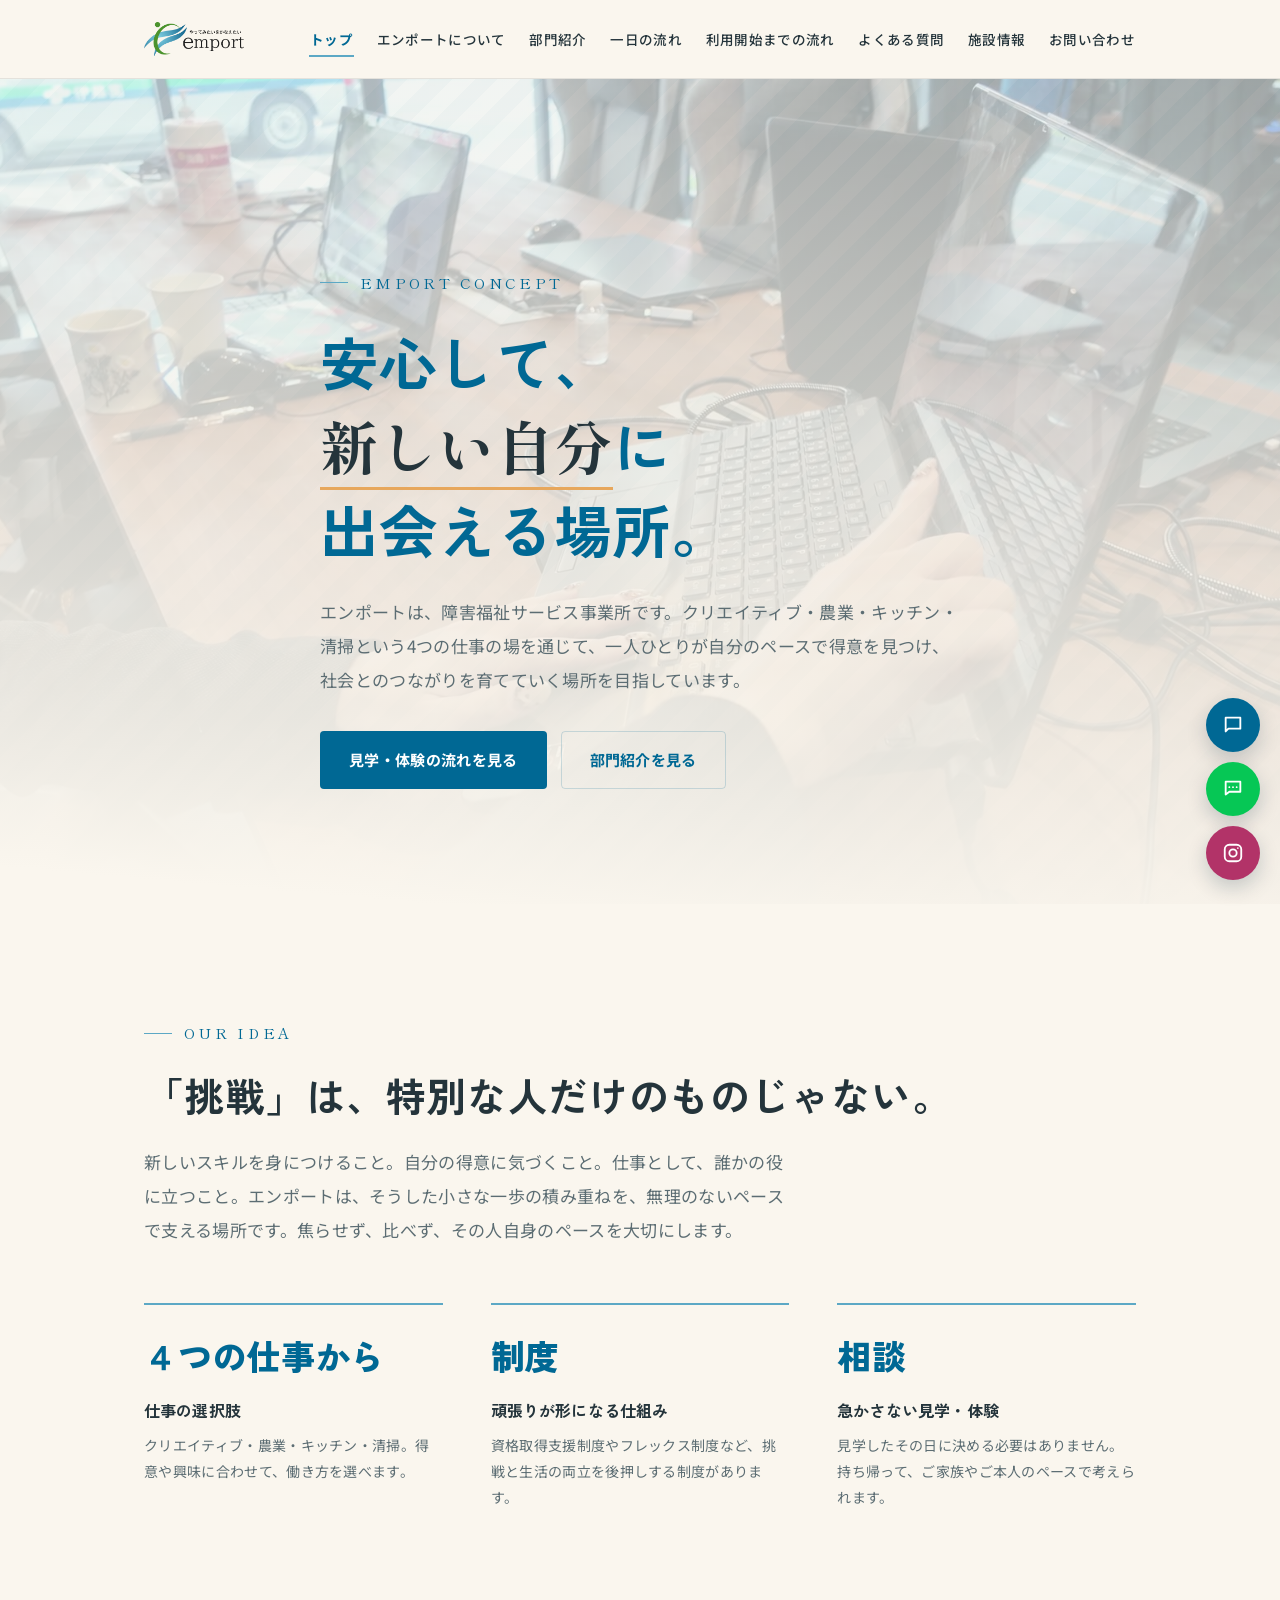
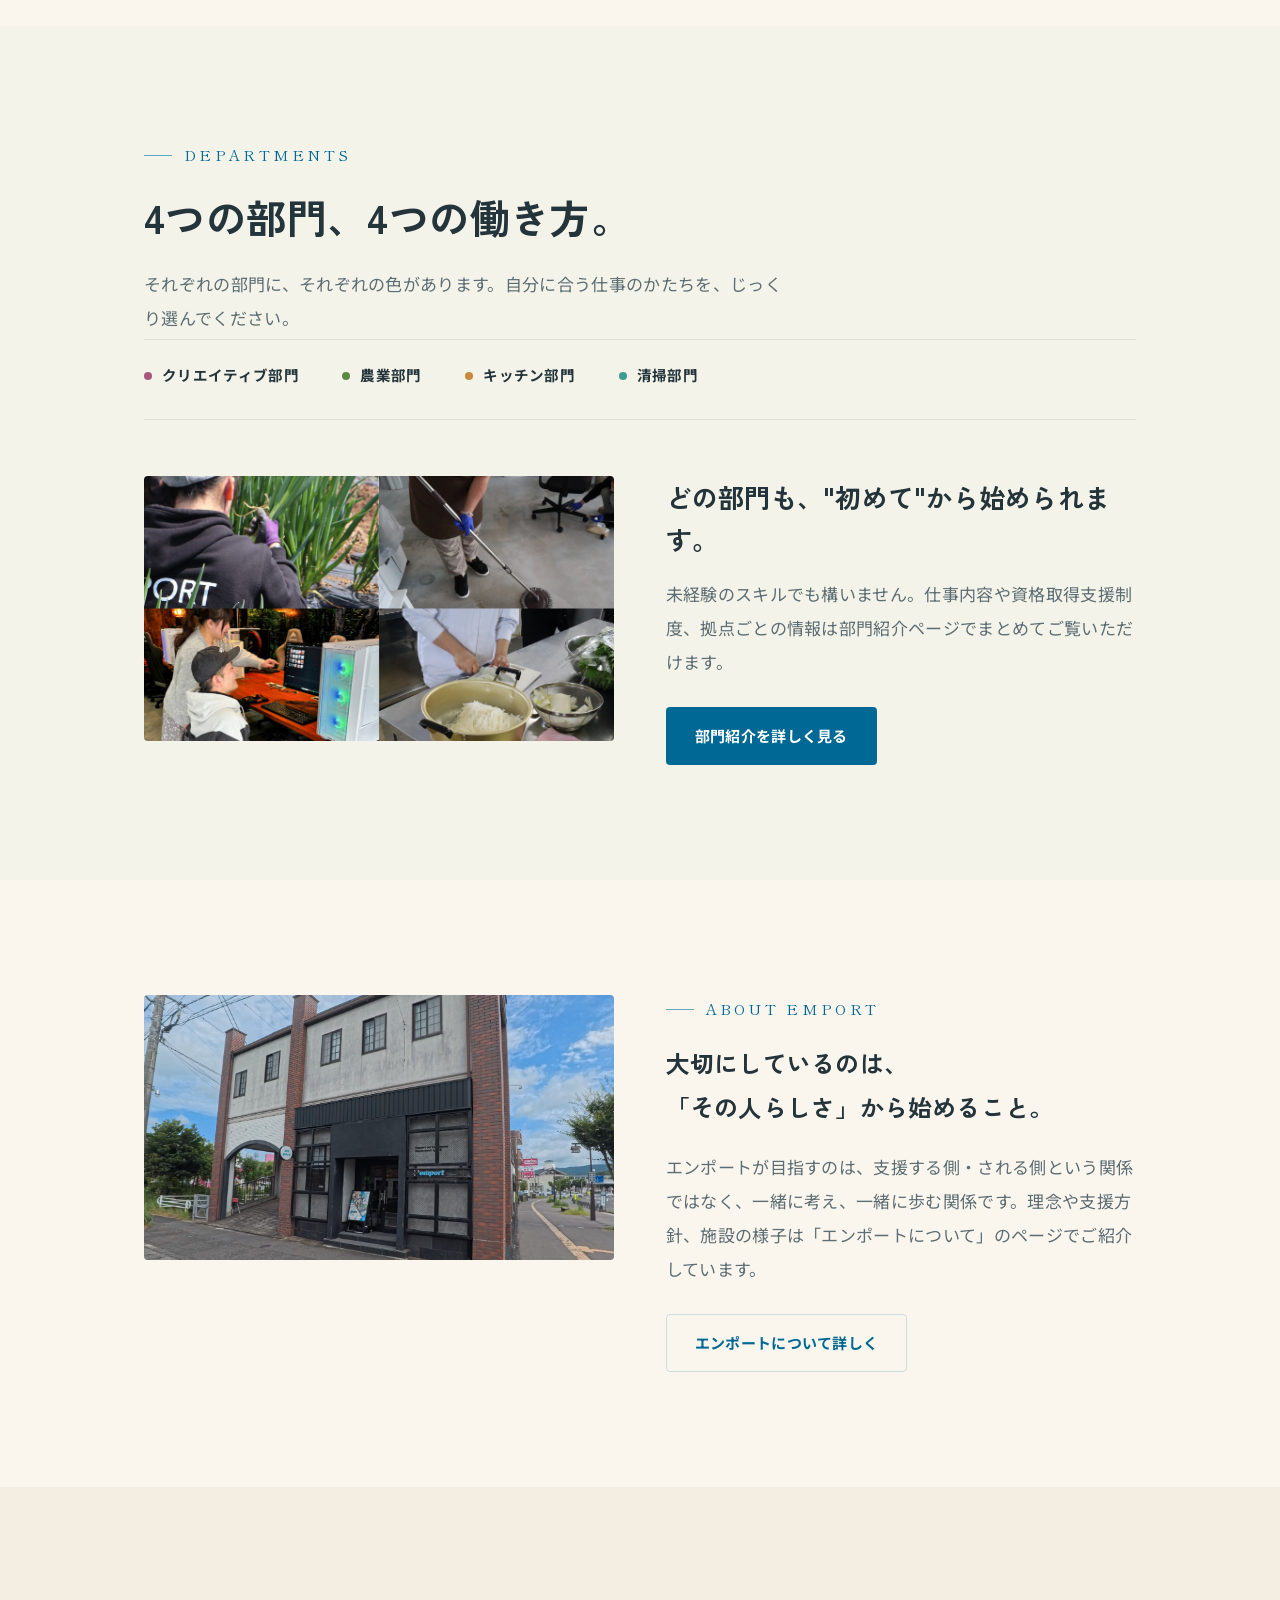
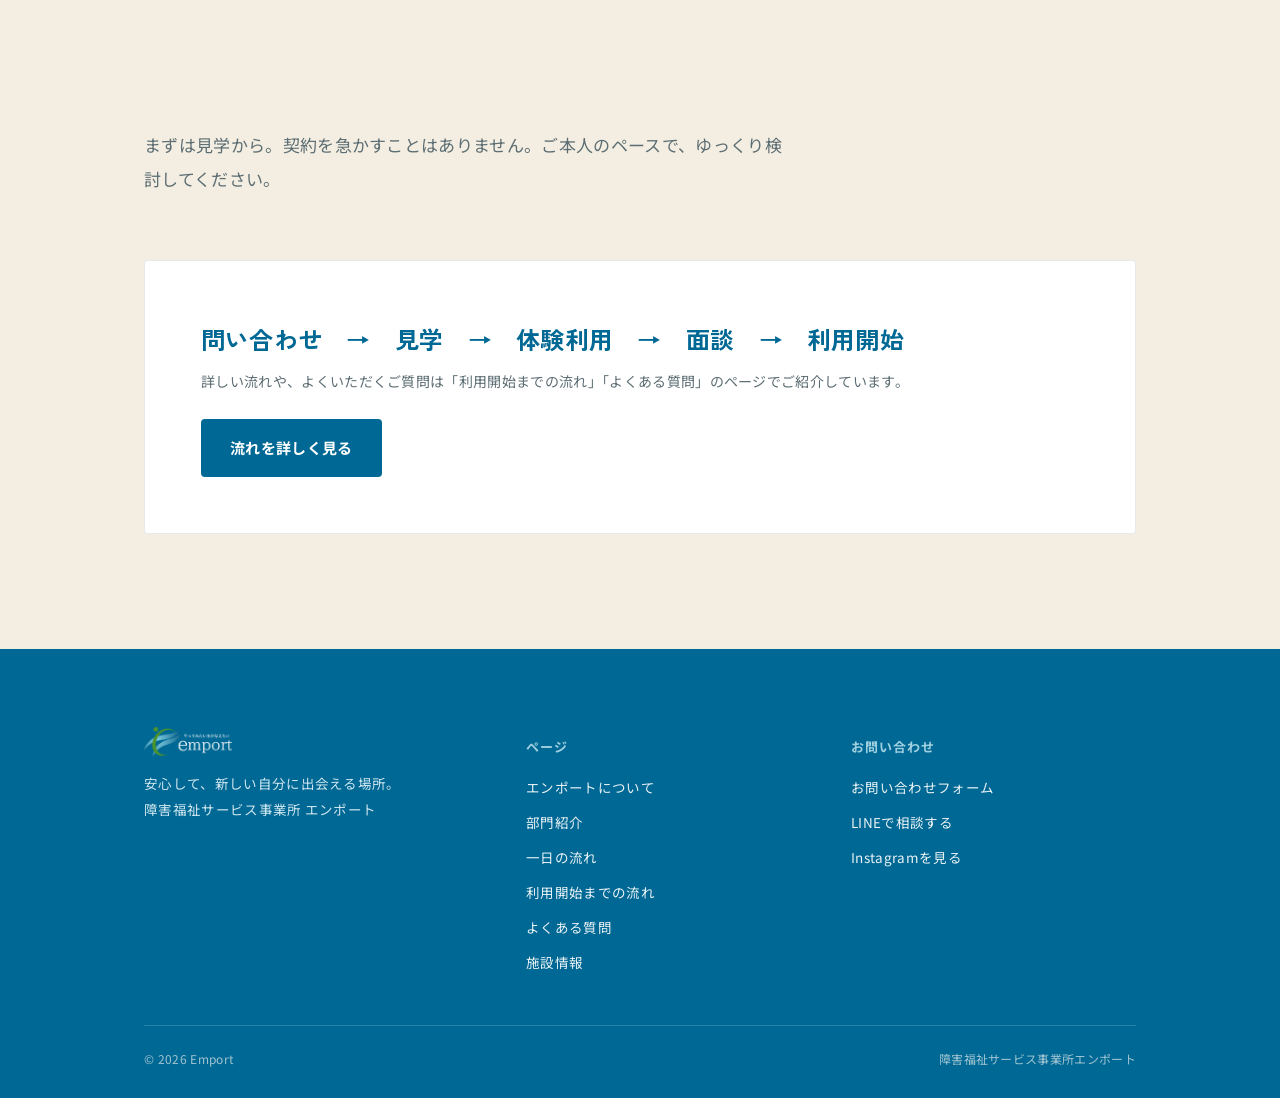
<file: index.html>
<!DOCTYPE html>
<html lang="ja">
<head>
<meta charset="UTF-8">
<meta name="viewport" content="width=device-width, initial-scale=1.0">
<title>エンポート｜安心して、一歩を踏み出せる場所</title>
<meta name="description" content="エンポートは、クリエイティブ・農業・キッチン・清掃の4つの部門から自分に合った働き方を選べる福祉サービス事業所です。見学・体験は随時受付中。">
<link rel="stylesheet" href="css/style.css">
</head>
<body>

<header class="site-header">
  <div class="wrap">
    <a href="index.html" class="logo">
      <!-- 使用予定画像：images/logo.png -->
      <img src="images/logo.png" alt="エンポート" class="logo-img"
           onerror="this.style.display='none'; this.nextElementSibling.style.display='inline-flex';">
      <span class="logo-text" style="display:none;">Emport<span class="dot">.</span></span>
    </a>
    <nav class="main-nav" id="mainNav">
      <ul>
        <li><a href="index.html" aria-current="page">トップ</a></li>
        <li><a href="about.html">エンポートについて</a></li>
        <li><a href="departments.html">部門紹介</a></li>
        <li><a href="daily-flow.html">一日の流れ</a></li>
        <li><a href="process.html">利用開始までの流れ</a></li>
        <li><a href="faq.html">よくある質問</a></li>
        <li><a href="access.html">施設情報</a></li>
        <li><a href="contact.html">お問い合わせ</a></li>
      </ul>
    </nav>
    <button class="nav-toggle" aria-expanded="false" aria-controls="mainNav" aria-label="メニューを開く">
      <span></span>
    </button>
  </div>
</header>

<main>

  <!-- ============================================================
       HERO ─ 背景動画（薄い透過）＋ 明るいスクリムで文字を読みやすく
       使用予定動画：images/top-main-video.mp4
       代替ポスター画像：images/top-main-poster.jpg
       ============================================================ -->
  <section class="hero hero--video">
    <div class="hero-media" style="--ph-a:#dce9ec;--ph-b:#c9dee3;">
      <video class="hero-video" autoplay muted loop playsinline
             poster="images/top-main-poster.jpg"
             onerror="this.style.display='none'">
        <!-- 使用予定動画：PC作業／デザイン制作／調理風景／農作業／清掃活動／利用者とスタッフの関わり を短いカットでつないだループ映像 -->
        <source src="images/top-main-video.mp4" type="video/mp4">
      </video>
    </div>
    <div class="hero-scrim"></div>

    <div class="wrap hero-copy-wrap">
      <div class="hero-copy">
        <p class="eyebrow">EMPORT CONCEPT</p>
        <h1>安心して、<br><em>新しい自分</em>に<br>出会える場所。</h1>
        <p class="lede">エンポートは、障害福祉サービス事業所です。クリエイティブ・農業・キッチン・清掃という4つの仕事の場を通じて、一人ひとりが自分のペースで得意を見つけ、社会とのつながりを育てていく場所を目指しています。</p>
        <div class="hero-cta">
          <a href="process.html" class="btn btn--primary">見学・体験の流れを見る</a>
          <a href="departments.html" class="btn btn--ghost">部門紹介を見る</a>
        </div>
      </div>
    </div>
  </section>

  <!-- PHILOSOPHY -->
  <section class="section">
    <div class="wrap">
      <p class="eyebrow reveal">OUR IDEA</p>
      <h2 class="headline reveal">「挑戦」は、特別な人だけのものじゃない。</h2>
      <p class="lede reveal" style="margin-top:20px;">新しいスキルを身につけること。自分の得意に気づくこと。仕事として、誰かの役に立つこと。エンポートは、そうした小さな一歩の積み重ねを、無理のないペースで支える場所です。焦らせず、比べず、その人自身のペースを大切にします。</p>

      <div class="value-row">
        <div class="value-item reveal">
          <p class="num">４つの仕事から</p>
          <h4>仕事の選択肢</h4>
          <p>クリエイティブ・農業・キッチン・清掃。得意や興味に合わせて、働き方を選べます。</p>
        </div>
        <div class="value-item reveal delay-1">
          <p class="num">制度</p>
          <h4>頑張りが形になる仕組み</h4>
          <p>資格取得支援制度やフレックス制度など、挑戦と生活の両立を後押しする制度があります。</p>
        </div>
        <div class="value-item reveal delay-2">
          <p class="num">相談</p>
          <h4>急かさない見学・体験</h4>
          <p>見学したその日に決める必要はありません。持ち帰って、ご家族やご本人のペースで考えられます。</p>
        </div>
      </div>
    </div>
  </section>

  <!-- DEPARTMENTS ─ カード羅列ではなくテキストタブ＋1枚の写真で導線 -->
  <section class="section section--wash">
    <div class="wrap">
      <p class="eyebrow reveal">DEPARTMENTS</p>
      <h2 class="headline reveal">4つの部門、4つの働き方。</h2>
      <p class="lede reveal" style="margin-top:20px;">それぞれの部門に、それぞれの色があります。自分に合う仕事のかたちを、じっくり選んでください。</p>

      <div class="dept-tabs reveal">
        <a href="departments.html#creative" class="dept-tab" style="--tab-color:var(--dept-creative)"><span class="dot"></span>クリエイティブ部門</a>
        <a href="departments.html#agriculture" class="dept-tab" style="--tab-color:var(--dept-agri)"><span class="dot"></span>農業部門</a>
        <a href="departments.html#cooking" class="dept-tab" style="--tab-color:var(--dept-cook)"><span class="dot"></span>キッチン部門</a>
        <a href="departments.html#cleaning" class="dept-tab" style="--tab-color:var(--dept-clean)"><span class="dot"></span>清掃部門</a>
      </div>

      <div class="grid-2 mt-56">
        <div class="reveal-left">
          <div class="photo-frame photo-frame--wide">
            <!-- 使用予定画像：images/top-departments-group.jpg -->
            <img src="images/top-departments-group.jpg" alt="4部門の作業風景" class="photo-real"
                 onload="this.classList.add('is-loaded'); this.nextElementSibling.style.display='none';"
                 onerror="this.remove();">
            <span class="photo-label">写真：4部門の作業風景（コラージュ）</span>
          </div>
        </div>
        <div class="reveal-right" style="display:flex; flex-direction:column; justify-content:center;">
          <h3 class="sub-headline">どの部門も、"初めて"から始められます。</h3>
          <p class="lede" style="margin-top:18px;">未経験のスキルでも構いません。仕事内容や資格取得支援制度、拠点ごとの情報は部門紹介ページでまとめてご覧いただけます。</p>
          <a href="departments.html" class="btn btn--primary" style="margin-top:28px; align-self:flex-start;">部門紹介を詳しく見る</a>
        </div>
      </div>
    </div>
  </section>

  <!-- ABOUT TEASER -->
  <section class="section">
    <div class="wrap grid-2">
      <div class="reveal-left">
        <div class="photo-frame photo-frame--wide">
          <!-- 使用予定画像：images/top-concept.jpg -->
          <img src="images/top-concept.jpg" alt="施設外観、または相談風景" class="photo-real"
               onload="this.classList.add('is-loaded'); this.nextElementSibling.style.display='none';"
               onerror="this.remove();">
          <span class="photo-label">写真：施設外観 または 相談風景</span>
        </div>
      </div>
      <div class="reveal-right">
        <p class="eyebrow">ABOUT EMPORT</p>
        <h2 class="sub-headline">大切にしているのは、<br>「その人らしさ」から始めること。</h2>
        <p class="lede" style="margin-top:20px;">エンポートが目指すのは、支援する側・される側という関係ではなく、一緒に考え、一緒に歩む関係です。理念や支援方針、施設の様子は「エンポートについて」のページでご紹介しています。</p>
        <a href="about.html" class="btn btn--ghost" style="margin-top:28px;">エンポートについて詳しく</a>
      </div>
    </div>
  </section>

  <!-- PROCESS TEASER（明るいパネルに変更） -->
  <section class="section section--paper-deep">
    <div class="wrap">
      <p class="eyebrow reveal">HOW TO START</p>
      <h2 class="headline reveal">利用開始までは、5つのステップ。</h2>
      <p class="lede reveal" style="margin-top:20px;">まずは見学から。契約を急かすことはありません。ご本人のペースで、ゆっくり検討してください。</p>

      <div class="cta-band reveal">
        <div>
          <h3>問い合わせ　→　見学　→　体験利用　→　面談　→　利用開始</h3>
          <p>詳しい流れや、よくいただくご質問は「利用開始までの流れ」「よくある質問」のページでご紹介しています。</p>
        </div>
        <a href="process.html" class="btn btn--primary">流れを詳しく見る</a>
      </div>
    </div>
  </section>

</main>

<footer class="site-footer">
  <div class="wrap">
    <div class="footer-grid">
      <div>
        <p class="footer-logo">
          <!-- 使用予定画像：images/logo-white.png -->
          <img src="images/logo-white.png" alt="エンポート" class="footer-logo-img"
               onerror="this.style.display='none'; this.nextElementSibling.style.display='inline-flex';">
          <span class="footer-logo-text" style="display:none;">Emport.</span>
        </p>
        <p>安心して、新しい自分に出会える場所。<br>障害福祉サービス事業所 エンポート</p>
      </div>
      <div>
        <h5>ページ</h5>
        <ul>
          <li><a href="about.html">エンポートについて</a></li>
          <li><a href="departments.html">部門紹介</a></li>
          <li><a href="daily-flow.html">一日の流れ</a></li>
          <li><a href="process.html">利用開始までの流れ</a></li>
          <li><a href="faq.html">よくある質問</a></li>
          <li><a href="access.html">施設情報</a></li>
        </ul>
      </div>
      <div>
        <h5>お問い合わせ</h5>
        <ul>
          <li><a href="contact.html">お問い合わせフォーム</a></li>
          <li><a href="#">LINEで相談する</a></li>
          <li><a href="#">Instagramを見る</a></li>
        </ul>
      </div>
    </div>
    <div class="footer-bottom">
      <p>&copy; <span data-year></span> Emport</p>
      <p>障害福祉サービス事業所エンポート</p>
    </div>
  </div>
</footer>

<div class="floating-contact">
  <a href="contact.html" class="fc-btn fc-btn--contact" data-label="お問い合わせ" aria-label="お問い合わせ">
    <svg viewBox="0 0 24 24" fill="none" stroke="currentColor" stroke-width="2" stroke-linecap="round" stroke-linejoin="round"><path d="M4 4h16v12H7l-3 3z"/></svg>
  </a>
  <a href="#" class="fc-btn fc-btn--line" data-label="LINEで相談" aria-label="LINEで相談">
    <svg viewBox="0 0 24 24" fill="none" stroke="currentColor" stroke-width="2" stroke-linecap="round" stroke-linejoin="round"><path d="M4 4h16v11H8l-4 3z"/><path d="M8 10h.01M12 10h.01M16 10h.01"/></svg>
  </a>
  <a href="#" class="fc-btn fc-btn--instagram" data-label="Instagramを見る" aria-label="Instagramを見る">
    <svg viewBox="0 0 24 24" fill="none" stroke="currentColor" stroke-width="2" stroke-linecap="round" stroke-linejoin="round"><rect x="3" y="3" width="18" height="18" rx="5"/><circle cx="12" cy="12" r="4"/><circle cx="17.3" cy="6.7" r="0.9" fill="currentColor" stroke="none"/></svg>
  </a>
</div>

<script src="js/main.js"></script>
</body>
</html>
</file>
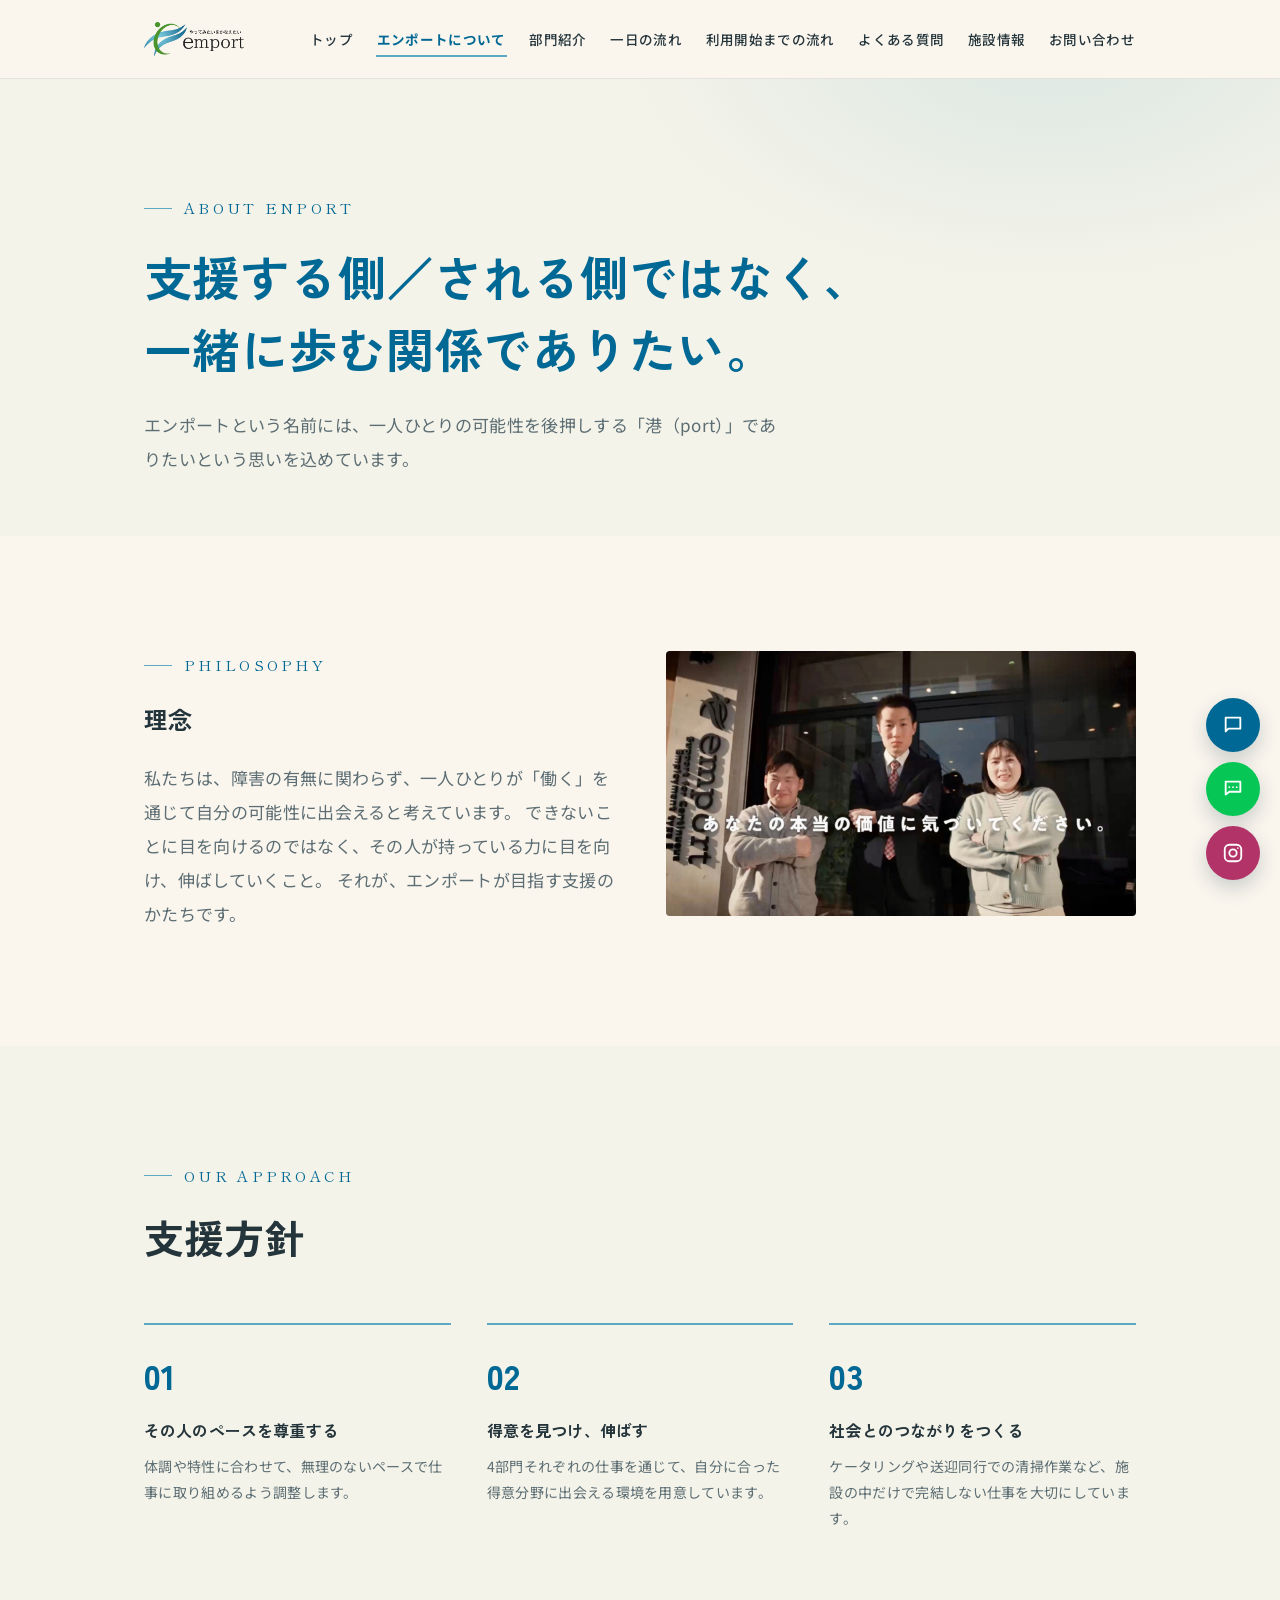
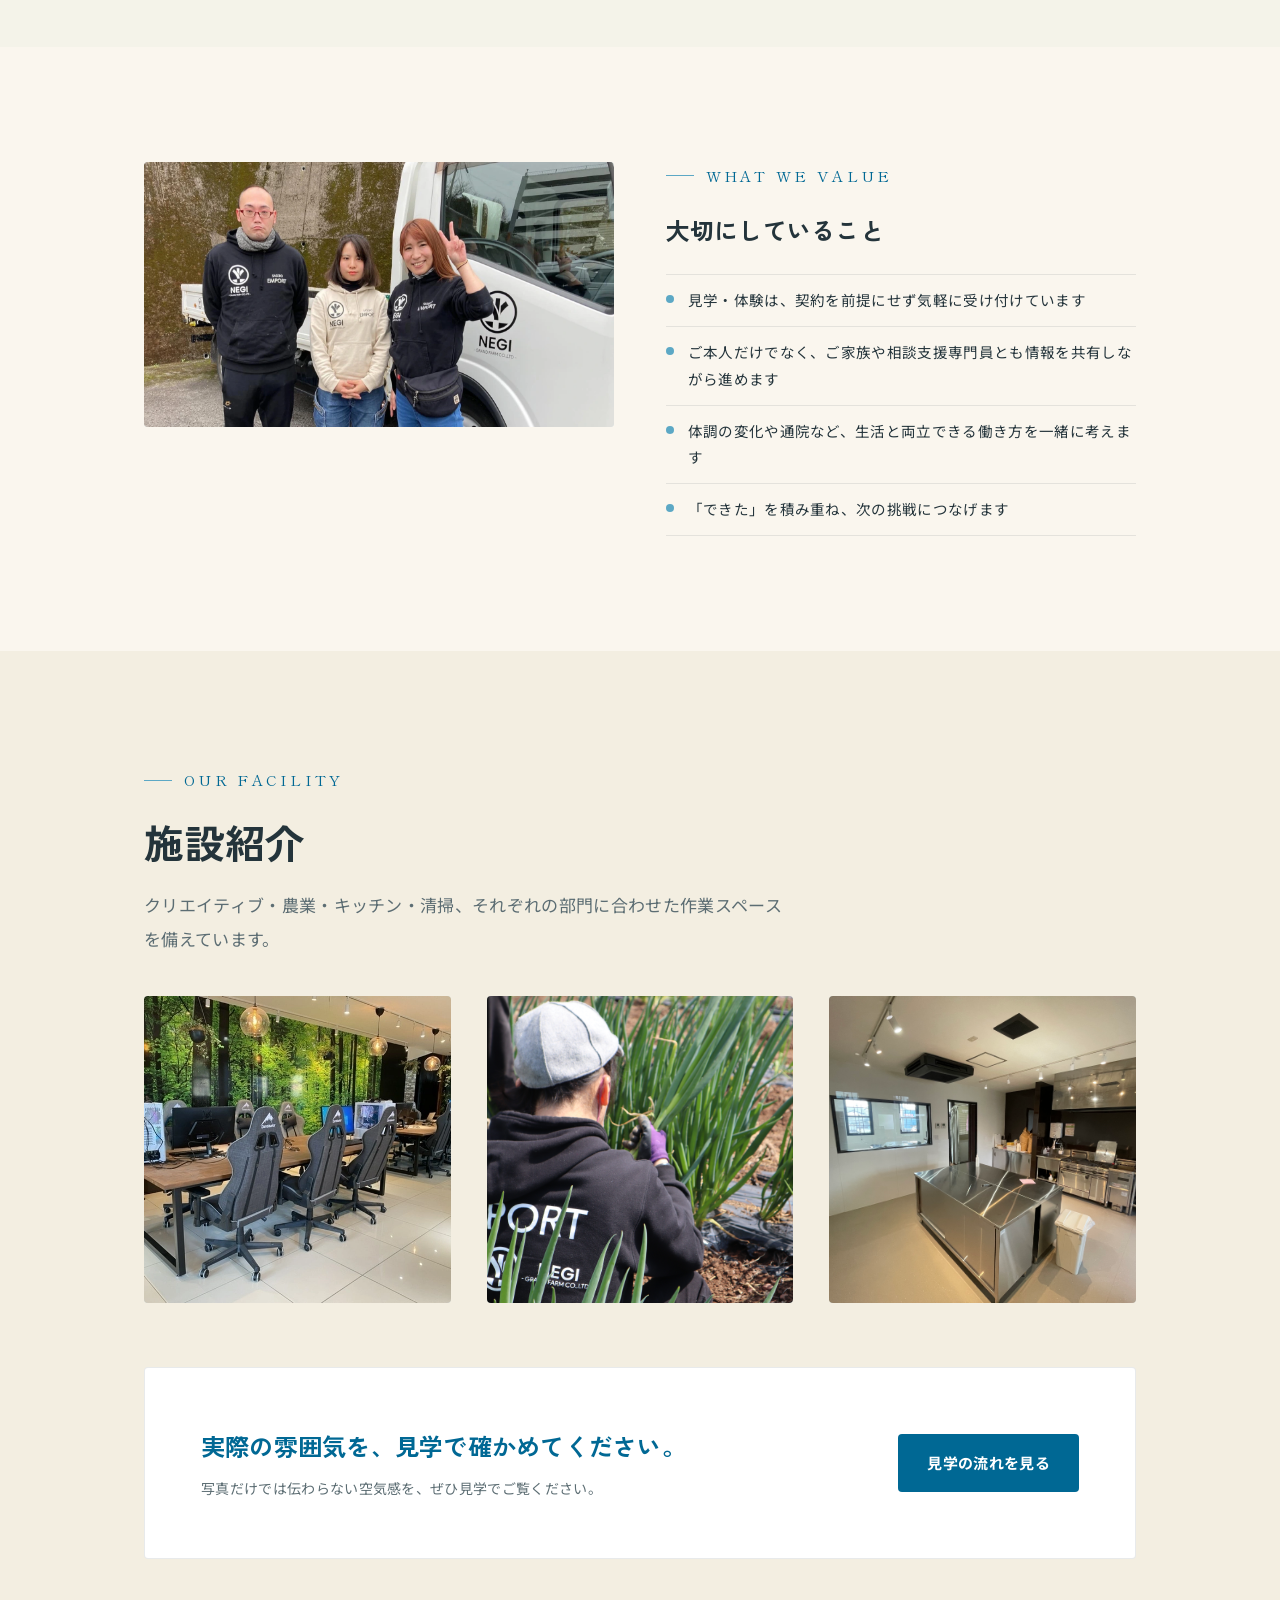
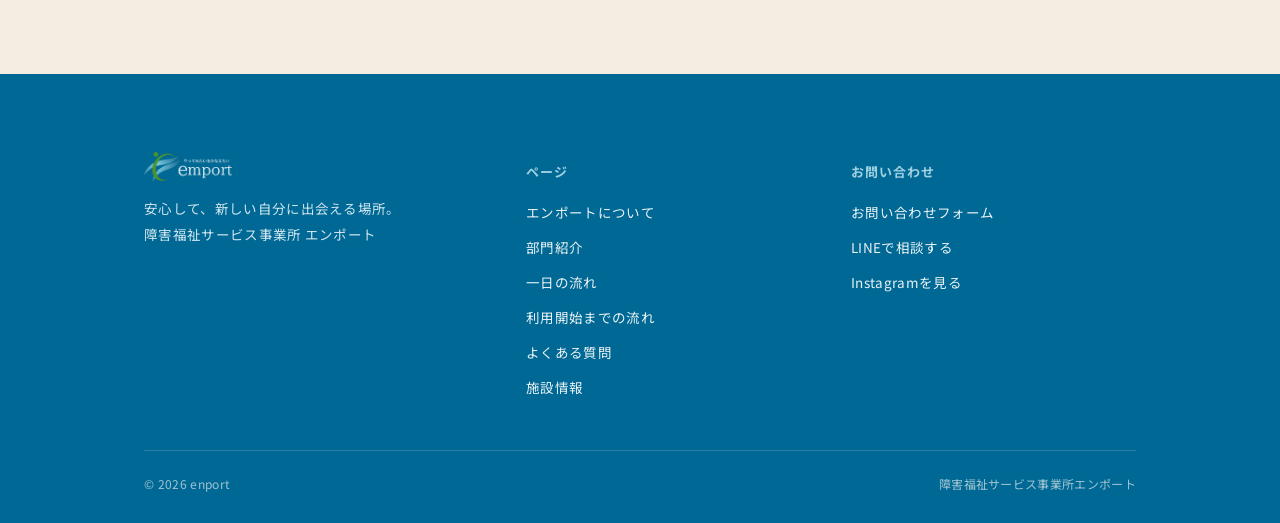
<file: about.html>
<!DOCTYPE html>
<html lang="ja">
<head>
<meta charset="UTF-8">
<meta name="viewport" content="width=device-width, initial-scale=1.0">
<title>エンポートについて｜enport</title>
<meta name="description" content="エンポートの理念、支援方針、大切にしていること、施設の紹介です。">
<link rel="stylesheet" href="css/style.css">
</head>
<body>

<header class="site-header">
  <div class="wrap">
    <a href="index.html" class="logo">
      <!-- 使用予定画像：images/logo.png -->
      <img src="images/logo.png" alt="エンポート" class="logo-img"
           onerror="this.style.display='none'; this.nextElementSibling.style.display='inline-flex';">
      <span class="logo-text" style="display:none;">enport<span class="dot">.</span></span>
    </a>
    <nav class="main-nav" id="mainNav">
      <ul>
        <li><a href="index.html">トップ</a></li>
        <li><a href="about.html" aria-current="page">エンポートについて</a></li>
        <li><a href="departments.html">部門紹介</a></li>
        <li><a href="daily-flow.html">一日の流れ</a></li>
        <li><a href="process.html">利用開始までの流れ</a></li>
        <li><a href="faq.html">よくある質問</a></li>
        <li><a href="access.html">施設情報</a></li>
        <li><a href="contact.html">お問い合わせ</a></li>
      </ul>
    </nav>
    <button class="nav-toggle" aria-expanded="false" aria-controls="mainNav" aria-label="メニューを開く">
      <span></span>
    </button>
  </div>
</header>

<main>

  <section class="hero" style="padding-bottom: 60px;">
    <div class="wrap">
      <p class="eyebrow">ABOUT ENPORT</p>
      <h1 style="font-size:clamp(30px,4.4vw,48px); color:var(--deep); max-width:760px; line-height:1.5;">
        支援する側／される側ではなく、<br>一緒に歩む関係でありたい。
      </h1>
      <p class="lede" style="margin-top:24px;">エンポートという名前には、一人ひとりの可能性を後押しする「港（port）」でありたいという思いを込めています。</p>
    </div>
  </section>

  <!-- 理念 -->
  <section class="section">
    <div class="wrap grid-2">
      <div class="reveal-left">
        <p class="eyebrow">PHILOSOPHY</p>
        <h2 class="sub-headline">理念</h2>
        <p class="lede" style="margin-top:20px;">
          私たちは、障害の有無に関わらず、一人ひとりが「働く」を通じて自分の可能性に出会えると考えています。
          できないことに目を向けるのではなく、その人が持っている力に目を向け、伸ばしていくこと。
          それが、エンポートが目指す支援のかたちです。
        </p>
      </div>
      <div class="reveal-right">
        <div class="photo-frame photo-frame--wide">
          <!-- 使用予定画像：images/about-philosophy.jpg -->
          <img src="images/about-philosophy.jpg" alt="職員と利用者が話している様子" class="photo-real"
               onload="this.classList.add('is-loaded'); this.nextElementSibling.style.display='none';"
               onerror="this.remove();">
          <span class="photo-label">写真：職員と利用者が話している様子</span>
        </div>
      </div>
    </div>
  </section>

  <!-- 支援方針 -->
  <section class="section section--wash">
    <div class="wrap">
      <p class="eyebrow">OUR APPROACH</p>
      <h2 class="headline">支援方針</h2>

      <div class="grid-3 mt-56">
        <div class="value-item reveal">
          <p class="num">01</p>
          <h4>その人のペースを尊重する</h4>
          <p>体調や特性に合わせて、無理のないペースで仕事に取り組めるよう調整します。</p>
        </div>
        <div class="value-item reveal delay-1">
          <p class="num">02</p>
          <h4>得意を見つけ、伸ばす</h4>
          <p>4部門それぞれの仕事を通じて、自分に合った得意分野に出会える環境を用意しています。</p>
        </div>
        <div class="value-item reveal delay-2">
          <p class="num">03</p>
          <h4>社会とのつながりをつくる</h4>
          <p>ケータリングや送迎同行での清掃作業など、施設の中だけで完結しない仕事を大切にしています。</p>
        </div>
      </div>
    </div>
  </section>

  <!-- 大切にしていること -->
  <section class="section">
    <div class="wrap grid-2">
      <div class="reveal-left">
        <div class="photo-frame photo-frame--wide">
          <!-- 使用予定画像：images/staff-photo01.jpg -->
          <img src="images/staff-photo01.jpg" alt="スタッフの集合、または休憩中の様子" class="photo-real"
               onload="this.classList.add('is-loaded'); this.nextElementSibling.style.display='none';"
               onerror="this.remove();">
          <span class="photo-label">写真：スタッフの集合、または休憩中の様子</span>
        </div>
      </div>
      <div class="reveal-right">
        <p class="eyebrow">WHAT WE VALUE</p>
        <h2 class="sub-headline">大切にしていること</h2>
        <ul class="task-list" style="margin-top:22px;">
          <li>見学・体験は、契約を前提にせず気軽に受け付けています</li>
          <li>ご本人だけでなく、ご家族や相談支援専門員とも情報を共有しながら進めます</li>
          <li>体調の変化や通院など、生活と両立できる働き方を一緒に考えます</li>
          <li>「できた」を積み重ね、次の挑戦につなげます</li>
        </ul>
      </div>
    </div>
  </section>

  <!-- 施設紹介 -->
  <section class="section section--paper-deep">
    <div class="wrap">
      <p class="eyebrow reveal">OUR FACILITY</p>
      <h2 class="headline reveal">施設紹介</h2>
      <p class="lede reveal" style="margin-top:16px; margin-bottom:40px;">クリエイティブ・農業・キッチン・清掃、それぞれの部門に合わせた作業スペースを備えています。</p>

      <div class="grid-3">
        <div class="photo-frame photo-frame--sq reveal">
          <!-- 使用予定画像：images/about-facility-creative.jpg -->
          <img src="images/about-facility-creative.jpg" alt="作業室（クリエイティブ）" class="photo-real"
               onload="this.classList.add('is-loaded'); this.nextElementSibling.style.display='none';"
               onerror="this.remove();">
          <span class="photo-label">写真：作業室（クリエイティブ）</span>
        </div>
        <div class="photo-frame photo-frame--sq reveal delay-1">
          <!-- 使用予定画像：images/about-facility-agriculture.jpg -->
          <img src="images/about-facility-agriculture.jpg" alt="農場・栽培スペース" class="photo-real"
               onload="this.classList.add('is-loaded'); this.nextElementSibling.style.display='none';"
               onerror="this.remove();">
          <span class="photo-label">写真：農場・栽培スペース</span>
        </div>
        <div class="photo-frame photo-frame--sq reveal delay-2">
          <!-- 使用予定画像：images/about-facility-cooking.jpg -->
          <img src="images/about-facility-cooking.jpg" alt="厨房・調理スペース" class="photo-real"
               onload="this.classList.add('is-loaded'); this.nextElementSibling.style.display='none';"
               onerror="this.remove();">
          <span class="photo-label">写真：厨房・調理スペース</span>
        </div>
      </div>

      <div class="cta-band">
        <div>
          <h3>実際の雰囲気を、見学で確かめてください。</h3>
          <p>写真だけでは伝わらない空気感を、ぜひ見学でご覧ください。</p>
        </div>
        <a href="process.html" class="btn btn--primary">見学の流れを見る</a>
      </div>
    </div>
  </section>

</main>

<footer class="site-footer">
  <div class="wrap">
    <div class="footer-grid">
      <div>
        <p class="footer-logo">
          <!-- 使用予定画像：images/logo-white.png -->
          <img src="images/logo-white.png" alt="エンポート" class="footer-logo-img"
               onerror="this.style.display='none'; this.nextElementSibling.style.display='inline-flex';">
          <span class="footer-logo-text" style="display:none;">enport.</span>
        </p>
        <p>安心して、新しい自分に出会える場所。<br>障害福祉サービス事業所 エンポート</p>
      </div>
      <div>
        <h5>ページ</h5>
        <ul>
          <li><a href="about.html">エンポートについて</a></li>
          <li><a href="departments.html">部門紹介</a></li>
          <li><a href="daily-flow.html">一日の流れ</a></li>
          <li><a href="process.html">利用開始までの流れ</a></li>
          <li><a href="faq.html">よくある質問</a></li>
          <li><a href="access.html">施設情報</a></li>
        </ul>
      </div>
      <div>
        <h5>お問い合わせ</h5>
        <ul>
          <li><a href="contact.html">お問い合わせフォーム</a></li>
          <li><a href="#">LINEで相談する</a></li>
          <li><a href="#">Instagramを見る</a></li>
        </ul>
      </div>
    </div>
    <div class="footer-bottom">
      <p>&copy; <span data-year></span> enport</p>
      <p>障害福祉サービス事業所エンポート</p>
    </div>
  </div>
</footer>

<div class="floating-contact">
  <a href="contact.html" class="fc-btn fc-btn--contact" data-label="お問い合わせ" aria-label="お問い合わせ">
    <svg viewBox="0 0 24 24" fill="none" stroke="currentColor" stroke-width="2" stroke-linecap="round" stroke-linejoin="round"><path d="M4 4h16v12H7l-3 3z"/></svg>
  </a>
  <a href="#" class="fc-btn fc-btn--line" data-label="LINEで相談" aria-label="LINEで相談">
    <svg viewBox="0 0 24 24" fill="none" stroke="currentColor" stroke-width="2" stroke-linecap="round" stroke-linejoin="round"><path d="M4 4h16v11H8l-4 3z"/><path d="M8 10h.01M12 10h.01M16 10h.01"/></svg>
  </a>
  <a href="#" class="fc-btn fc-btn--instagram" data-label="Instagramを見る" aria-label="Instagramを見る">
    <svg viewBox="0 0 24 24" fill="none" stroke="currentColor" stroke-width="2" stroke-linecap="round" stroke-linejoin="round"><rect x="3" y="3" width="18" height="18" rx="5"/><circle cx="12" cy="12" r="4"/><circle cx="17.3" cy="6.7" r="0.9" fill="currentColor" stroke="none"/></svg>
  </a>
</div>

<script src="js/main.js"></script>
</body>
</html>
</file>
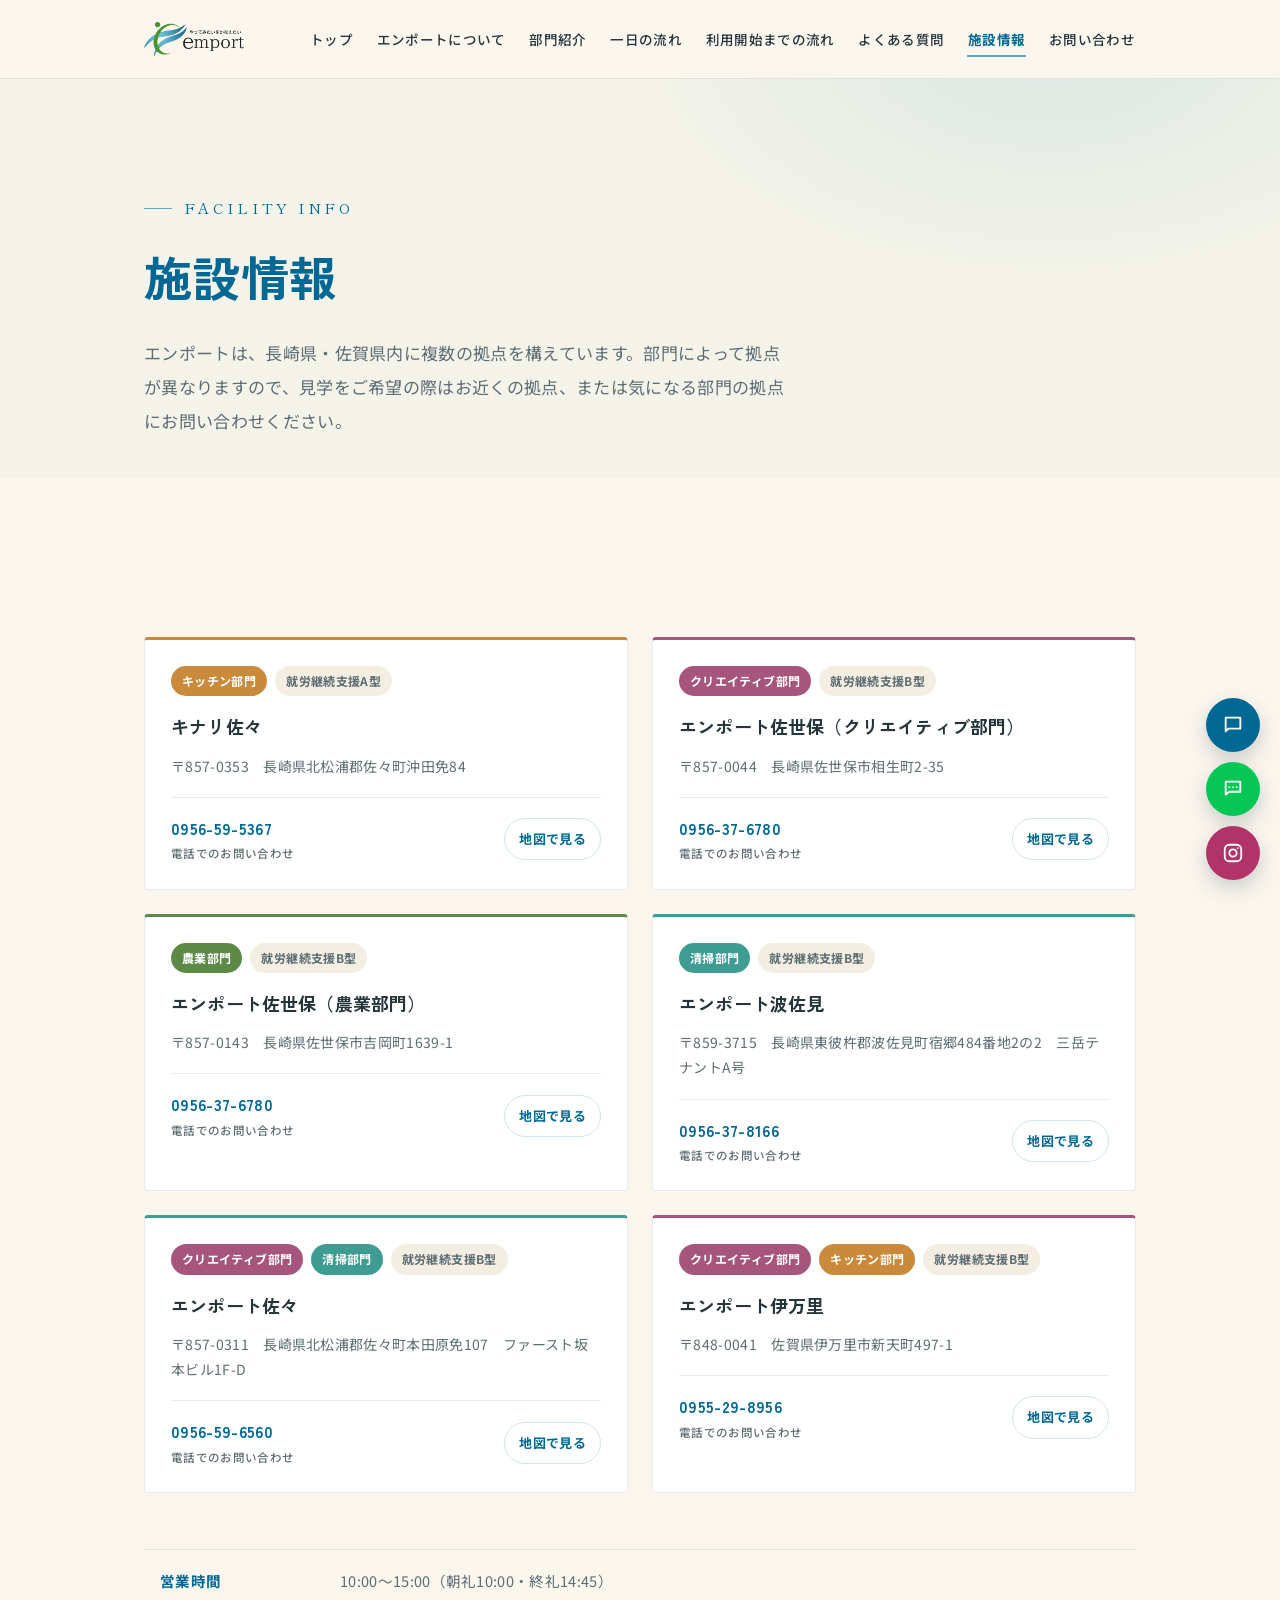
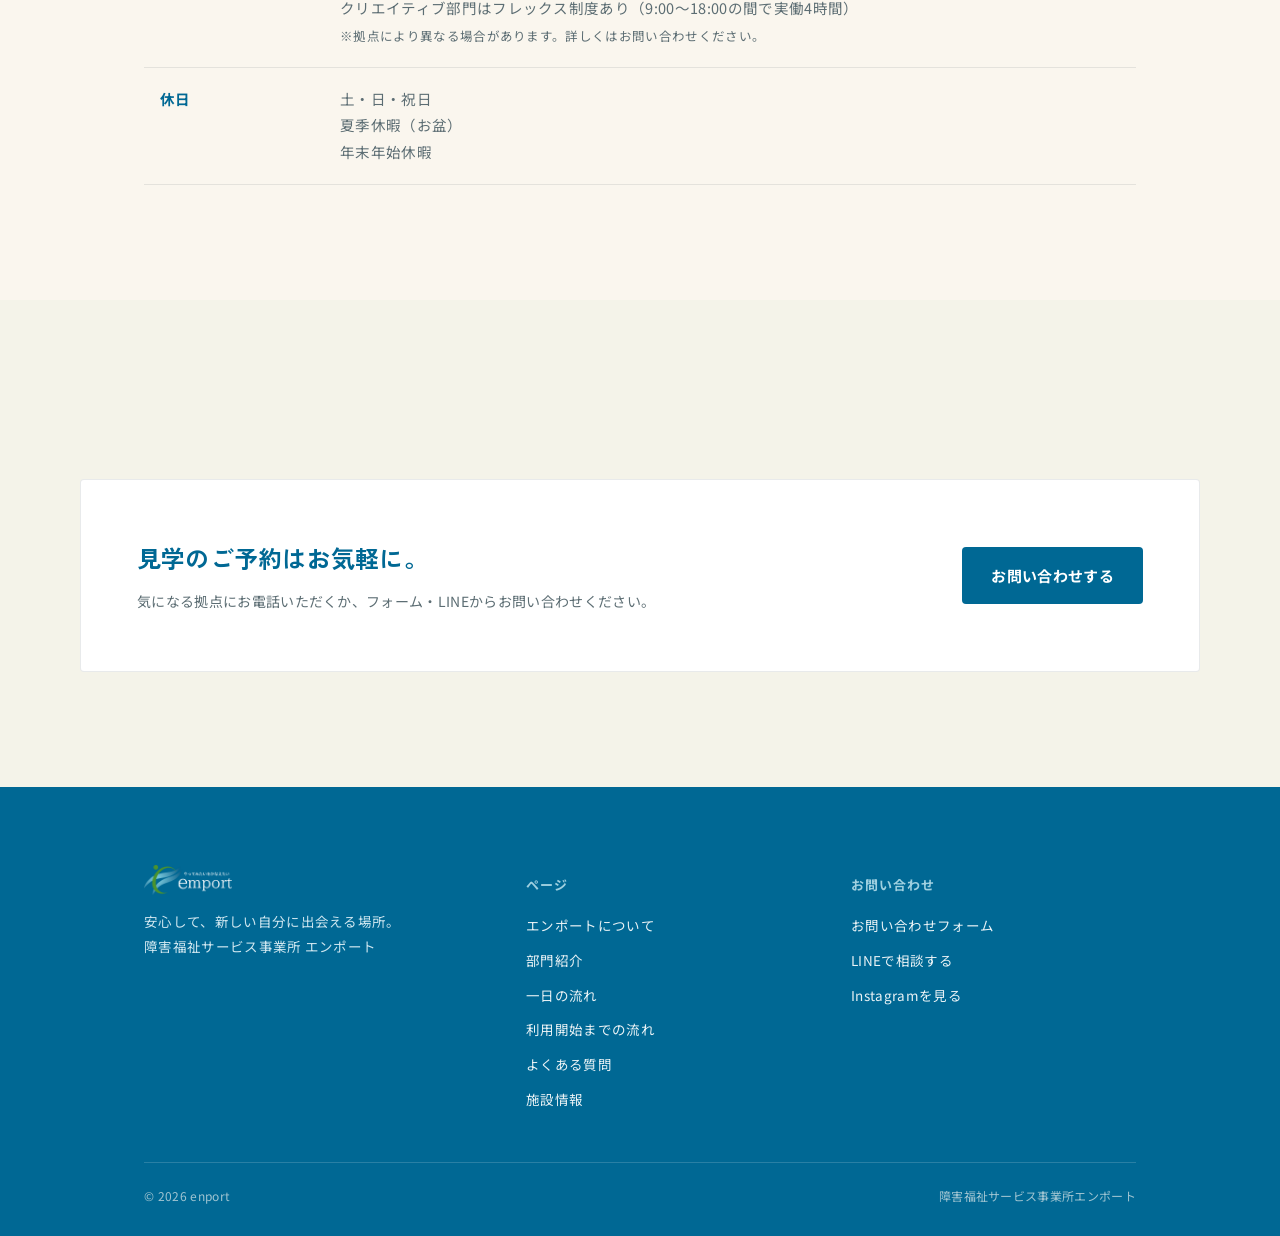
<file: access.html>
<!DOCTYPE html>
<html lang="ja">
<head>
<meta charset="UTF-8">
<meta name="viewport" content="width=device-width, initial-scale=1.0">
<title>施設情報｜enport</title>
<meta name="description" content="エンポートのアクセス、営業時間、休日についてご案内します。">
<link rel="stylesheet" href="css/style.css">
</head>
<body>

<header class="site-header">
  <div class="wrap">
    <a href="index.html" class="logo">
      <!-- 使用予定画像：images/logo.png -->
      <img src="images/logo.png" alt="エンポート" class="logo-img"
           onerror="this.style.display='none'; this.nextElementSibling.style.display='inline-flex';">
      <span class="logo-text" style="display:none;">enport<span class="dot">.</span></span>
    </a>
    <nav class="main-nav" id="mainNav">
      <ul>
        <li><a href="index.html">トップ</a></li>
        <li><a href="about.html">エンポートについて</a></li>
        <li><a href="departments.html">部門紹介</a></li>
        <li><a href="daily-flow.html">一日の流れ</a></li>
        <li><a href="process.html">利用開始までの流れ</a></li>
        <li><a href="faq.html">よくある質問</a></li>
        <li><a href="access.html" aria-current="page">施設情報</a></li>
        <li><a href="contact.html">お問い合わせ</a></li>
      </ul>
    </nav>
    <button class="nav-toggle" aria-expanded="false" aria-controls="mainNav" aria-label="メニューを開く">
      <span></span>
    </button>
  </div>
</header>

<main>

  <section class="hero" style="padding-bottom:40px;">
    <div class="wrap">
      <p class="eyebrow">FACILITY INFO</p>
      <h1 style="font-size:clamp(30px,4.4vw,48px); color:var(--deep); max-width:760px; line-height:1.5;">施設情報</h1>
      <p class="lede" style="margin-top:24px;">エンポートは、長崎県・佐賀県内に複数の拠点を構えています。部門によって拠点が異なりますので、見学をご希望の際はお近くの拠点、または気になる部門の拠点にお問い合わせください。</p>
    </div>
  </section>

  <section class="section">
    <div class="wrap">

      <div class="facility-grid">

        <div class="facility-card reveal" style="--fac-color:var(--dept-cook);">
          <div class="facility-tags">
            <span class="facility-tag" style="background:var(--dept-cook);">キッチン部門</span>
            <span class="facility-type">就労継続支援A型</span>
          </div>
          <h3>キナリ佐々</h3>
          <p class="facility-addr">〒857-0353　長崎県北松浦郡佐々町沖田免84</p>
          <div class="facility-meta">
            <p class="facility-tel"><a href="tel:0956595367">0956-59-5367</a><span>電話でのお問い合わせ</span></p>
            <a class="facility-map-link" href="https://www.google.com/maps/search/?api=1&query=%E9%95%B7%E5%B4%8E%E7%9C%8C%E5%8C%97%E6%9D%BE%E6%B5%A6%E9%83%A1%E4%BD%90%E3%80%85%E7%94%BA%E6%B2%96%E7%94%B0%E5%85%8D84" target="_blank" rel="noopener">地図で見る</a>
          </div>
        </div>

        <div class="facility-card reveal" style="--fac-color:var(--dept-creative);">
          <div class="facility-tags">
            <span class="facility-tag" style="background:var(--dept-creative);">クリエイティブ部門</span>
            <span class="facility-type">就労継続支援B型</span>
          </div>
          <h3>エンポート佐世保（クリエイティブ部門）</h3>
          <p class="facility-addr">〒857-0044　長崎県佐世保市相生町2-35</p>
          <div class="facility-meta">
            <p class="facility-tel"><a href="tel:0956376780">0956-37-6780</a><span>電話でのお問い合わせ</span></p>
            <a class="facility-map-link" href="https://www.google.com/maps/search/?api=1&query=%E9%95%B7%E5%B4%8E%E7%9C%8C%E4%BD%90%E4%B8%96%E4%BF%9D%E5%B8%82%E7%9B%B8%E7%94%9F%E7%94%BA2-35" target="_blank" rel="noopener">地図で見る</a>
          </div>
        </div>

        <div class="facility-card reveal" style="--fac-color:var(--dept-agri);">
          <div class="facility-tags">
            <span class="facility-tag" style="background:var(--dept-agri);">農業部門</span>
            <span class="facility-type">就労継続支援B型</span>
          </div>
          <h3>エンポート佐世保（農業部門）</h3>
          <p class="facility-addr">〒857-0143　長崎県佐世保市吉岡町1639-1</p>
          <div class="facility-meta">
            <p class="facility-tel"><a href="tel:0956376780">0956-37-6780</a><span>電話でのお問い合わせ</span></p>
            <a class="facility-map-link" href="https://www.google.com/maps/search/?api=1&query=%E9%95%B7%E5%B4%8E%E7%9C%8C%E4%BD%90%E4%B8%96%E4%BF%9D%E5%B8%82%E5%90%89%E5%B2%A1%E7%94%BA1639-1" target="_blank" rel="noopener">地図で見る</a>
          </div>
        </div>

        <div class="facility-card reveal" style="--fac-color:var(--dept-clean);">
          <div class="facility-tags">
            <span class="facility-tag" style="background:var(--dept-clean);">清掃部門</span>
            <span class="facility-type">就労継続支援B型</span>
          </div>
          <h3>エンポート波佐見</h3>
          <p class="facility-addr">〒859-3715　長崎県東彼杵郡波佐見町宿郷484番地2の2　三岳テナントA号</p>
          <div class="facility-meta">
            <p class="facility-tel"><a href="tel:0956378166">0956-37-8166</a><span>電話でのお問い合わせ</span></p>
            <a class="facility-map-link" href="https://www.google.com/maps/search/?api=1&query=%E9%95%B7%E5%B4%8E%E7%9C%8C%E6%9D%B1%E5%BD%BC%E6%9D%B5%E9%83%A1%E6%B3%A2%E4%BD%90%E8%A6%8B%E7%94%BA%E5%AE%BF%E9%83%B7484%E7%95%AA%E5%9C%B02%E3%81%AE2%20%E4%B8%89%E5%B2%B3%E3%83%86%E3%83%8A%E3%83%B3%E3%83%88A%E5%8F%B7" target="_blank" rel="noopener">地図で見る</a>
          </div>
        </div>

        <div class="facility-card reveal" style="--fac-color:var(--dept-clean);">
          <div class="facility-tags">
            <span class="facility-tag" style="background:var(--dept-creative);">クリエイティブ部門</span>
            <span class="facility-tag" style="background:var(--dept-clean);">清掃部門</span>
            <span class="facility-type">就労継続支援B型</span>
          </div>
          <h3>エンポート佐々</h3>
          <p class="facility-addr">〒857-0311　長崎県北松浦郡佐々町本田原免107　ファースト坂本ビル1F-D</p>
          <div class="facility-meta">
            <p class="facility-tel"><a href="tel:0956596560">0956-59-6560</a><span>電話でのお問い合わせ</span></p>
            <a class="facility-map-link" href="https://www.google.com/maps/search/?api=1&query=%E9%95%B7%E5%B4%8E%E7%9C%8C%E5%8C%97%E6%9D%BE%E6%B5%A6%E9%83%A1%E4%BD%90%E3%80%85%E7%94%BA%E6%9C%AC%E7%94%B0%E5%8E%9F%E5%85%8D107%20%E3%83%95%E3%82%A1%E3%83%BC%E3%82%B9%E3%83%88%E5%9D%82%E6%9C%AC%E3%83%93%E3%83%AB1F-D" target="_blank" rel="noopener">地図で見る</a>
          </div>
        </div>

        <div class="facility-card reveal" style="--fac-color:var(--dept-creative);">
          <div class="facility-tags">
            <span class="facility-tag" style="background:var(--dept-creative);">クリエイティブ部門</span>
            <span class="facility-tag" style="background:var(--dept-cook);">キッチン部門</span>
            <span class="facility-type">就労継続支援B型</span>
          </div>
          <h3>エンポート伊万里</h3>
          <p class="facility-addr">〒848-0041　佐賀県伊万里市新天町497-1</p>
          <div class="facility-meta">
            <p class="facility-tel"><a href="tel:0955298956">0955-29-8956</a><span>電話でのお問い合わせ</span></p>
            <a class="facility-map-link" href="https://www.google.com/maps/search/?api=1&query=%E4%BD%90%E8%B3%80%E7%9C%8C%E4%BC%8A%E4%B8%87%E9%87%8C%E5%B8%82%E6%96%B0%E5%A4%A9%E7%94%BA497-1" target="_blank" rel="noopener">地図で見る</a>
          </div>
        </div>

      </div>

      <table class="info-table mt-56">
        <tr>
          <th>営業時間</th>
          <td>10:00〜15:00（朝礼10:00・終礼14:45）<br>クリエイティブ部門はフレックス制度あり（9:00〜18:00の間で実働4時間）<br><span style="font-size:12.5px;">※拠点により異なる場合があります。詳しくはお問い合わせください。</span></td>
        </tr>
        <tr>
          <th>休日</th>
          <td>土・日・祝日<br>夏季休暇（お盆）<br>年末年始休暇</td>
        </tr>
      </table>
    </div>
  </section>

  <section class="section section--wash">
    <div class="wrap cta-band" style="background:#fff; border:1px solid var(--line-soft); color:var(--ink);">
      <div>
        <h3 style="color:var(--deep);">見学のご予約はお気軽に。</h3>
        <p style="color:var(--ink-soft);">気になる拠点にお電話いただくか、フォーム・LINEからお問い合わせください。</p>
      </div>
      <a href="contact.html" class="btn btn--primary">お問い合わせする</a>
    </div>
  </section>

</main>

<footer class="site-footer">
  <div class="wrap">
    <div class="footer-grid">
      <div>
        <p class="footer-logo">
          <!-- 使用予定画像：images/logo-white.png -->
          <img src="images/logo-white.png" alt="エンポート" class="footer-logo-img"
               onerror="this.style.display='none'; this.nextElementSibling.style.display='inline-flex';">
          <span class="footer-logo-text" style="display:none;">enport.</span>
        </p>
        <p>安心して、新しい自分に出会える場所。<br>障害福祉サービス事業所 エンポート</p>
      </div>
      <div>
        <h5>ページ</h5>
        <ul>
          <li><a href="about.html">エンポートについて</a></li>
          <li><a href="departments.html">部門紹介</a></li>
          <li><a href="daily-flow.html">一日の流れ</a></li>
          <li><a href="process.html">利用開始までの流れ</a></li>
          <li><a href="faq.html">よくある質問</a></li>
          <li><a href="access.html">施設情報</a></li>
        </ul>
      </div>
      <div>
        <h5>お問い合わせ</h5>
        <ul>
          <li><a href="contact.html">お問い合わせフォーム</a></li>
          <li><a href="#">LINEで相談する</a></li>
          <li><a href="#">Instagramを見る</a></li>
        </ul>
      </div>
    </div>
    <div class="footer-bottom">
      <p>&copy; <span data-year></span> enport</p>
      <p>障害福祉サービス事業所エンポート</p>
    </div>
  </div>
</footer>

<div class="floating-contact">
  <a href="contact.html" class="fc-btn fc-btn--contact" data-label="お問い合わせ" aria-label="お問い合わせ">
    <svg viewBox="0 0 24 24" fill="none" stroke="currentColor" stroke-width="2" stroke-linecap="round" stroke-linejoin="round"><path d="M4 4h16v12H7l-3 3z"/></svg>
  </a>
  <a href="#" class="fc-btn fc-btn--line" data-label="LINEで相談" aria-label="LINEで相談">
    <svg viewBox="0 0 24 24" fill="none" stroke="currentColor" stroke-width="2" stroke-linecap="round" stroke-linejoin="round"><path d="M4 4h16v11H8l-4 3z"/><path d="M8 10h.01M12 10h.01M16 10h.01"/></svg>
  </a>
  <a href="#" class="fc-btn fc-btn--instagram" data-label="Instagramを見る" aria-label="Instagramを見る">
    <svg viewBox="0 0 24 24" fill="none" stroke="currentColor" stroke-width="2" stroke-linecap="round" stroke-linejoin="round"><rect x="3" y="3" width="18" height="18" rx="5"/><circle cx="12" cy="12" r="4"/><circle cx="17.3" cy="6.7" r="0.9" fill="currentColor" stroke="none"/></svg>
  </a>
</div>

<script src="js/main.js"></script>
</body>
</html>
</file>
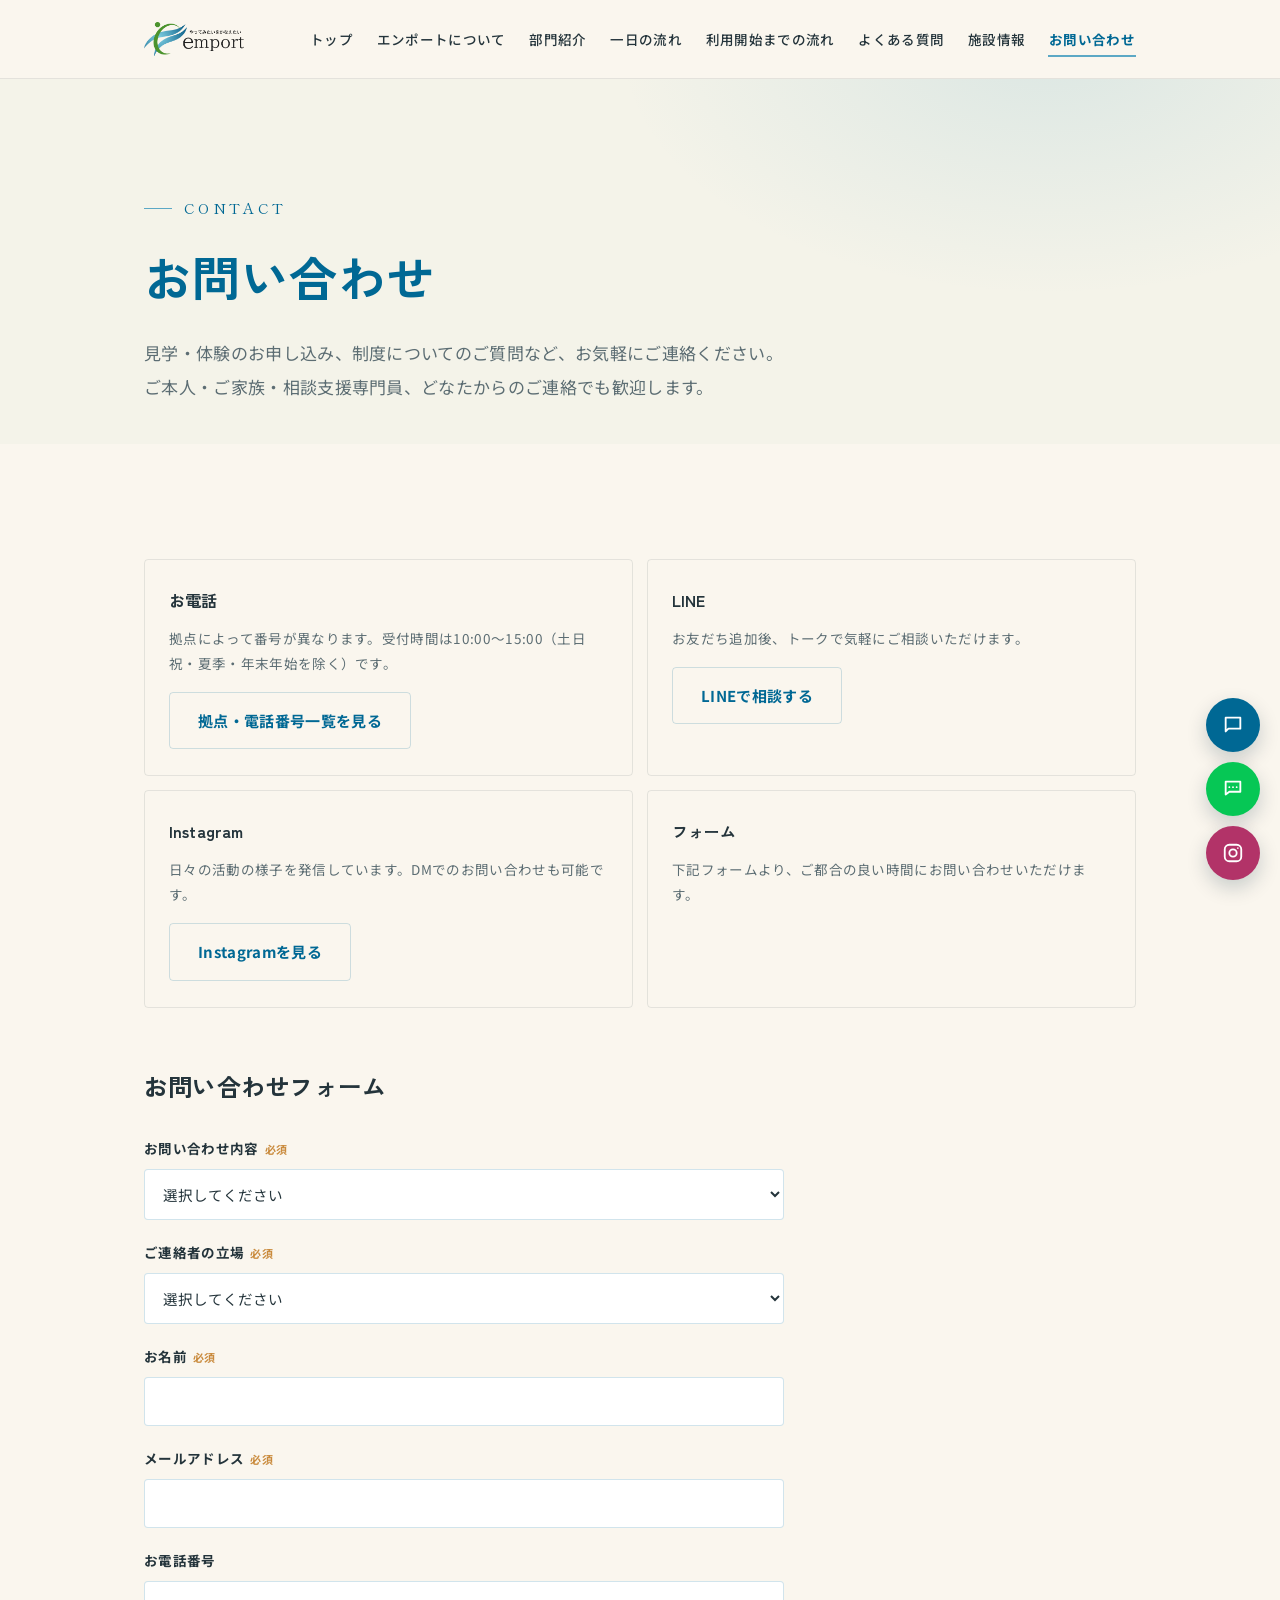
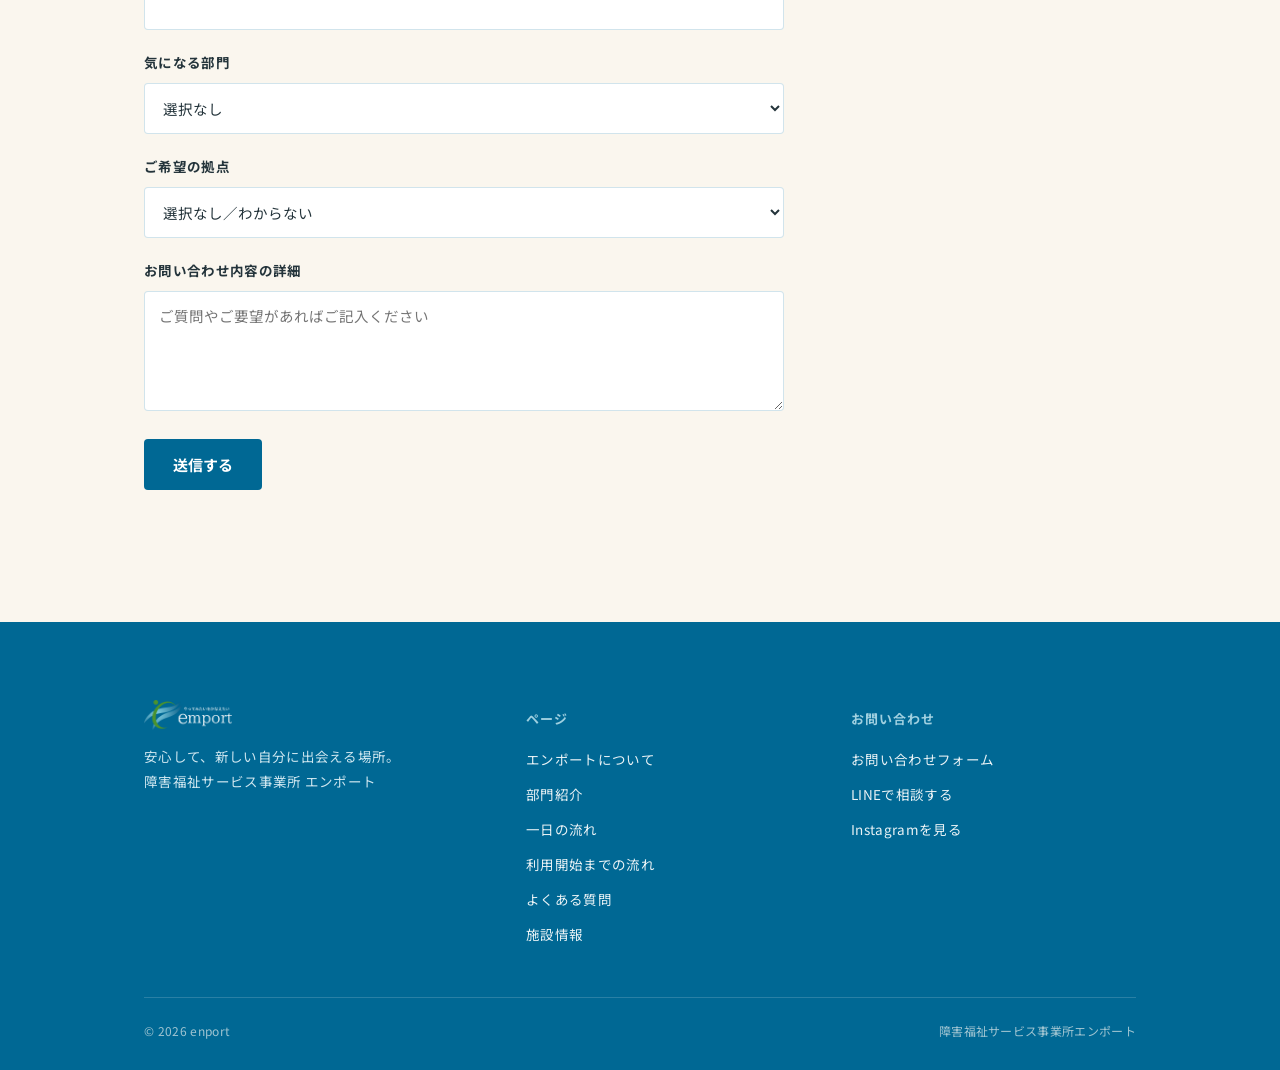
<file: contact.html>
<!DOCTYPE html>
<html lang="ja">
<head>
<meta charset="UTF-8">
<meta name="viewport" content="width=device-width, initial-scale=1.0">
<title>お問い合わせ｜enport</title>
<meta name="description" content="見学・体験のお申し込みやご質問は、フォーム・お電話・LINEからお気軽にどうぞ。">
<link rel="stylesheet" href="css/style.css">
</head>
<body>

<header class="site-header">
  <div class="wrap">
    <a href="index.html" class="logo">
      <!-- 使用予定画像：images/logo.png -->
      <img src="images/logo.png" alt="エンポート" class="logo-img"
           onerror="this.style.display='none'; this.nextElementSibling.style.display='inline-flex';">
      <span class="logo-text" style="display:none;">enport<span class="dot">.</span></span>
    </a>
    <nav class="main-nav" id="mainNav">
      <ul>
        <li><a href="index.html">トップ</a></li>
        <li><a href="about.html">エンポートについて</a></li>
        <li><a href="departments.html">部門紹介</a></li>
        <li><a href="daily-flow.html">一日の流れ</a></li>
        <li><a href="process.html">利用開始までの流れ</a></li>
        <li><a href="faq.html">よくある質問</a></li>
        <li><a href="access.html">施設情報</a></li>
        <li><a href="contact.html" aria-current="page">お問い合わせ</a></li>
      </ul>
    </nav>
    <button class="nav-toggle" aria-expanded="false" aria-controls="mainNav" aria-label="メニューを開く">
      <span></span>
    </button>
  </div>
</header>

<main>

  <section class="hero" style="padding-bottom:40px;">
    <div class="wrap">
      <p class="eyebrow">CONTACT</p>
      <h1 style="font-size:clamp(30px,4.4vw,48px); color:var(--deep); max-width:760px; line-height:1.5;">お問い合わせ</h1>
      <p class="lede" style="margin-top:24px;">見学・体験のお申し込み、制度についてのご質問など、お気軽にご連絡ください。ご本人・ご家族・相談支援専門員、どなたからのご連絡でも歓迎します。</p>
    </div>
  </section>

  <section class="section">
    <div class="wrap">
      <div class="channel-list">
        <div class="channel-card">
          <h3>お電話</h3>
          <p>拠点によって番号が異なります。受付時間は10:00〜15:00（土日祝・夏季・年末年始を除く）です。</p>
          <a href="access.html" class="btn btn--ghost" style="align-self:flex-start; margin-top:6px;">拠点・電話番号一覧を見る</a>
        </div>
        <div class="channel-card">
          <h3>LINE</h3>
          <p>お友だち追加後、トークで気軽にご相談いただけます。</p>
          <a href="#" class="btn btn--ghost" style="align-self:flex-start; margin-top:6px;">LINEで相談する</a>
        </div>
        <div class="channel-card">
          <h3>Instagram</h3>
          <p>日々の活動の様子を発信しています。DMでのお問い合わせも可能です。</p>
          <a href="#" class="btn btn--ghost" style="align-self:flex-start; margin-top:6px;">Instagramを見る</a>
        </div>
        <div class="channel-card">
          <h3>フォーム</h3>
          <p>下記フォームより、ご都合の良い時間にお問い合わせいただけます。</p>
        </div>
      </div>

      <div class="mt-56" style="max-width: 640px;">
        <h2 class="sub-headline">お問い合わせフォーム</h2>
        <form id="contactForm" style="margin-top:28px;">

          <div class="form-field">
            <label for="type">お問い合わせ内容<span class="required">必須</span></label>
            <select id="type" name="type" required>
              <option value="">選択してください</option>
              <option>見学を希望する</option>
              <option>体験利用について知りたい</option>
              <option>制度・仕事内容について質問したい</option>
              <option>その他</option>
            </select>
          </div>

          <div class="form-field">
            <label for="role">ご連絡者の立場<span class="required">必須</span></label>
            <select id="role" name="role" required>
              <option value="">選択してください</option>
              <option>ご本人</option>
              <option>ご家族</option>
              <option>相談支援専門員・関係機関</option>
              <option>その他</option>
            </select>
          </div>

          <div class="form-field">
            <label for="name">お名前<span class="required">必須</span></label>
            <input type="text" id="name" name="name" required>
          </div>

          <div class="form-field">
            <label for="email">メールアドレス<span class="required">必須</span></label>
            <input type="email" id="email" name="email" required>
          </div>

          <div class="form-field">
            <label for="tel">お電話番号</label>
            <input type="tel" id="tel" name="tel">
          </div>

          <div class="form-field">
            <label for="dept">気になる部門</label>
            <select id="dept" name="dept">
              <option value="">選択なし</option>
              <option>クリエイティブ部門</option>
              <option>農業部門</option>
              <option>キッチン部門</option>
              <option>清掃部門</option>
              <option>まだ決めていない</option>
            </select>
          </div>

          <div class="form-field">
            <label for="facility">ご希望の拠点</label>
            <select id="facility" name="facility">
              <option value="">選択なし／わからない</option>
              <option>キナリ佐々（キッチン部門・A型）</option>
              <option>エンポート佐世保（クリエイティブ部門・B型）</option>
              <option>エンポート佐世保（農業部門・B型）</option>
              <option>エンポート波佐見（清掃部門・B型）</option>
              <option>エンポート佐々（清掃部門・B型）</option>
              <option>エンポート伊万里（クリエイティブ・キッチン部門・B型）</option>
            </select>
          </div>

          <div class="form-field">
            <label for="message">お問い合わせ内容の詳細</label>
            <textarea id="message" name="message" placeholder="ご質問やご要望があればご記入ください"></textarea>
          </div>

          <button type="submit" class="btn btn--primary">送信する</button>
          <p id="formNote" style="margin-top:16px; font-size:13.5px; color:var(--ink-soft);"></p>
        </form>
      </div>
    </div>
  </section>

</main>

<footer class="site-footer">
  <div class="wrap">
    <div class="footer-grid">
      <div>
        <p class="footer-logo">
          <!-- 使用予定画像：images/logo-white.png -->
          <img src="images/logo-white.png" alt="エンポート" class="footer-logo-img"
               onerror="this.style.display='none'; this.nextElementSibling.style.display='inline-flex';">
          <span class="footer-logo-text" style="display:none;">enport.</span>
        </p>
        <p>安心して、新しい自分に出会える場所。<br>障害福祉サービス事業所 エンポート</p>
      </div>
      <div>
        <h5>ページ</h5>
        <ul>
          <li><a href="about.html">エンポートについて</a></li>
          <li><a href="departments.html">部門紹介</a></li>
          <li><a href="daily-flow.html">一日の流れ</a></li>
          <li><a href="process.html">利用開始までの流れ</a></li>
          <li><a href="faq.html">よくある質問</a></li>
          <li><a href="access.html">施設情報</a></li>
        </ul>
      </div>
      <div>
        <h5>お問い合わせ</h5>
        <ul>
          <li><a href="contact.html">お問い合わせフォーム</a></li>
          <li><a href="#">LINEで相談する</a></li>
          <li><a href="#">Instagramを見る</a></li>
        </ul>
      </div>
    </div>
    <div class="footer-bottom">
      <p>&copy; <span data-year></span> enport</p>
      <p>障害福祉サービス事業所エンポート</p>
    </div>
  </div>
</footer>

<div class="floating-contact">
  <a href="contact.html" class="fc-btn fc-btn--contact" data-label="お問い合わせ" aria-label="お問い合わせ">
    <svg viewBox="0 0 24 24" fill="none" stroke="currentColor" stroke-width="2" stroke-linecap="round" stroke-linejoin="round"><path d="M4 4h16v12H7l-3 3z"/></svg>
  </a>
  <a href="#" class="fc-btn fc-btn--line" data-label="LINEで相談" aria-label="LINEで相談">
    <svg viewBox="0 0 24 24" fill="none" stroke="currentColor" stroke-width="2" stroke-linecap="round" stroke-linejoin="round"><path d="M4 4h16v11H8l-4 3z"/><path d="M8 10h.01M12 10h.01M16 10h.01"/></svg>
  </a>
  <a href="#" class="fc-btn fc-btn--instagram" data-label="Instagramを見る" aria-label="Instagramを見る">
    <svg viewBox="0 0 24 24" fill="none" stroke="currentColor" stroke-width="2" stroke-linecap="round" stroke-linejoin="round"><rect x="3" y="3" width="18" height="18" rx="5"/><circle cx="12" cy="12" r="4"/><circle cx="17.3" cy="6.7" r="0.9" fill="currentColor" stroke="none"/></svg>
  </a>
</div>

<script src="js/main.js"></script>
<script>
  const form = document.getElementById('contactForm');
  const note = document.getElementById('formNote');
  if (form) {
    form.addEventListener('submit', (e) => {
      e.preventDefault();
      note.textContent = '※このフォームはデザイン確認用のサンプルです。実際の送信機能は、サーバー側の実装（メール送信サービス等）と接続した際に有効になります。';
    });
  }
</script>
</body>
</html>
</file>
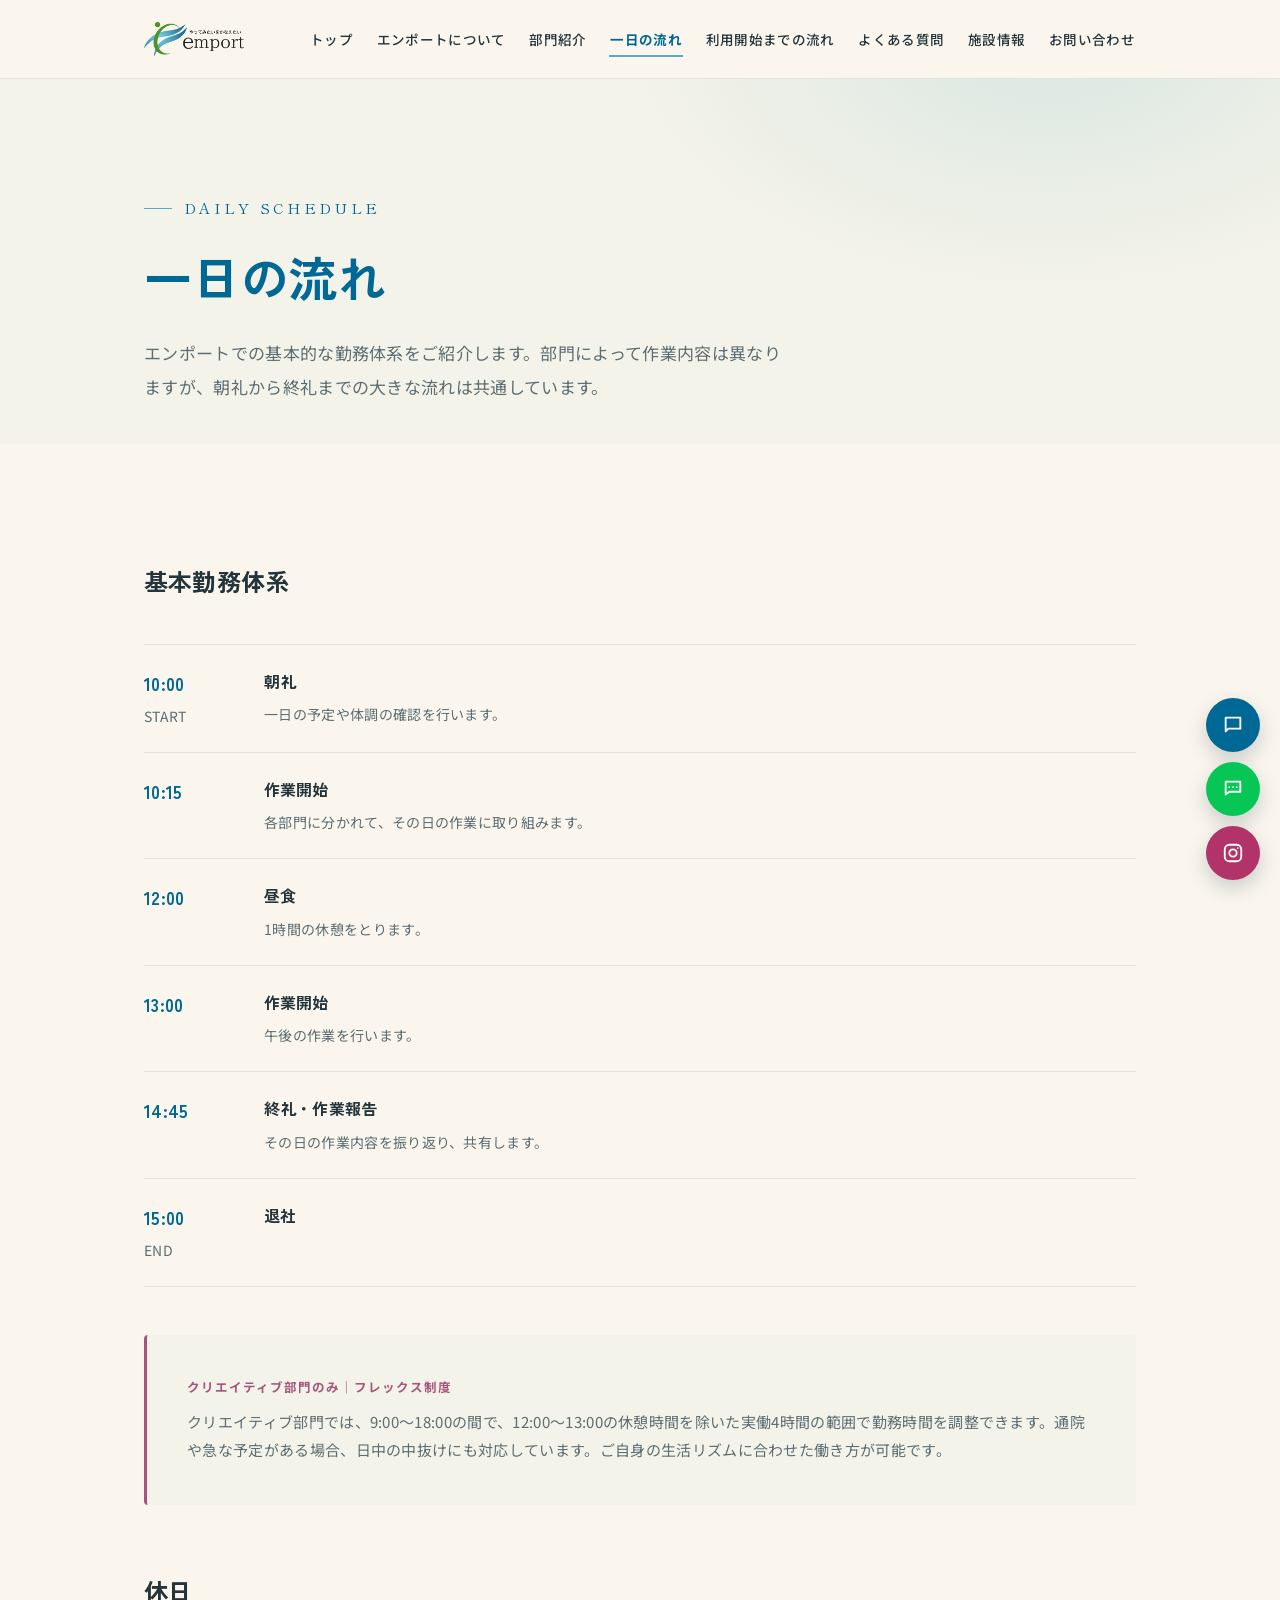
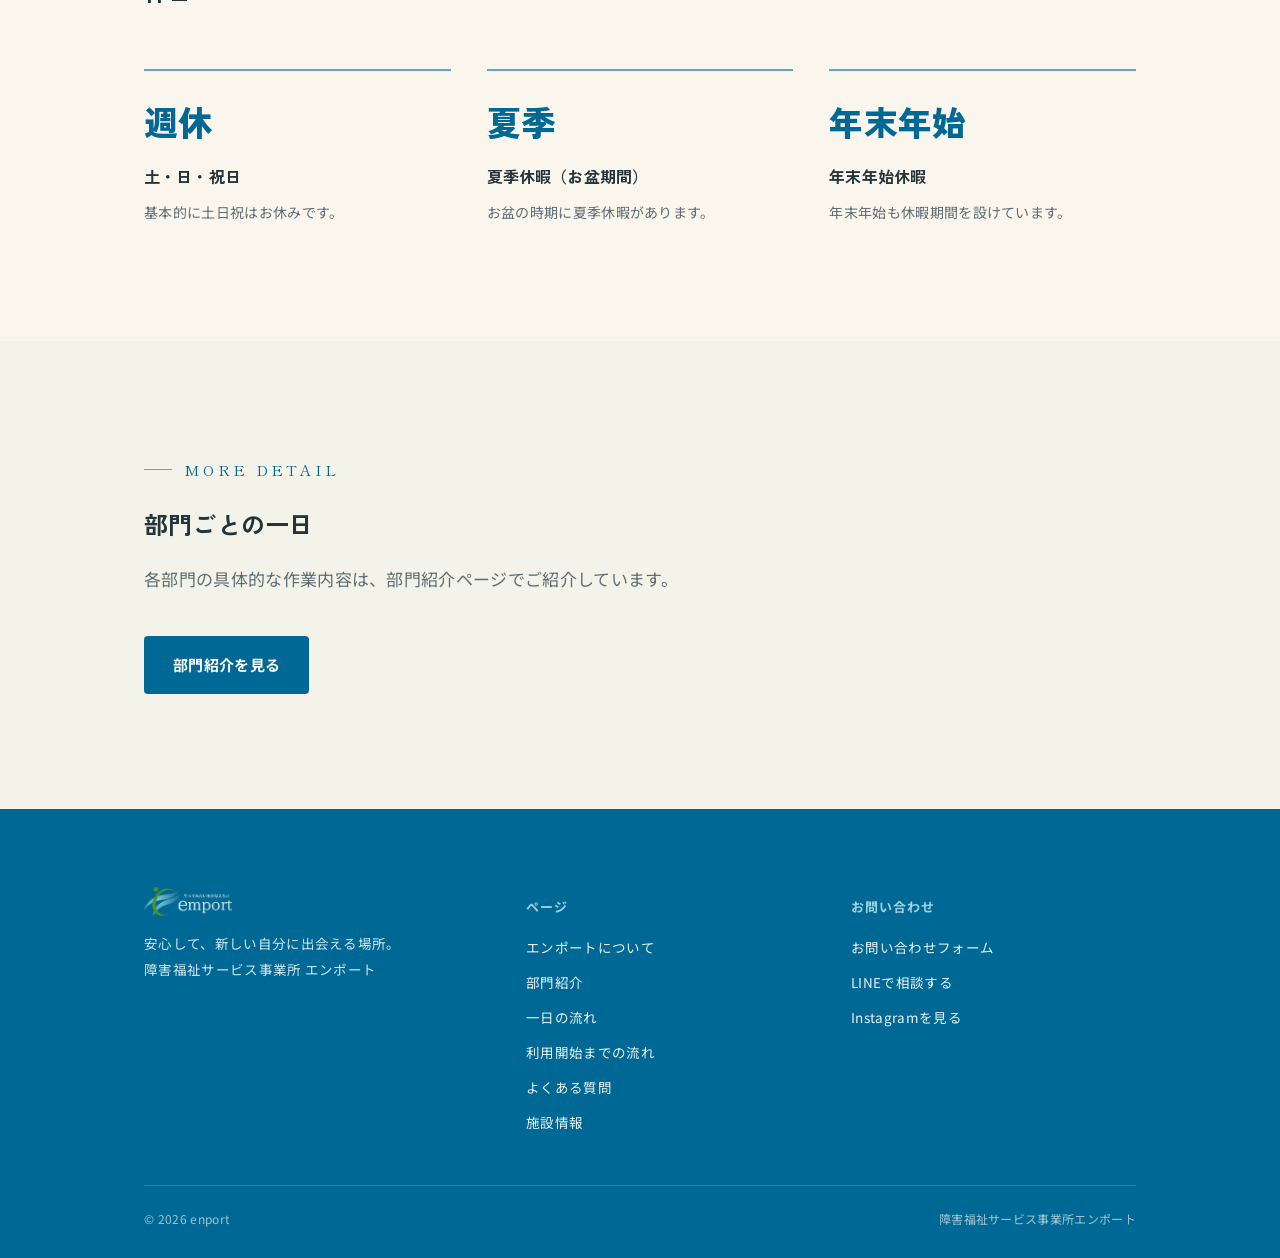
<file: daily-flow.html>
<!DOCTYPE html>
<html lang="ja">
<head>
<meta charset="UTF-8">
<meta name="viewport" content="width=device-width, initial-scale=1.0">
<title>一日の流れ｜enport</title>
<meta name="description" content="エンポートでの基本的な一日の流れと、クリエイティブ部門のフレックス制度についてご紹介します。">
<link rel="stylesheet" href="css/style.css">
</head>
<body>

<header class="site-header">
  <div class="wrap">
    <a href="index.html" class="logo">
      <!-- 使用予定画像：images/logo.png -->
      <img src="images/logo.png" alt="エンポート" class="logo-img"
           onerror="this.style.display='none'; this.nextElementSibling.style.display='inline-flex';">
      <span class="logo-text" style="display:none;">enport<span class="dot">.</span></span>
    </a>
    <nav class="main-nav" id="mainNav">
      <ul>
        <li><a href="index.html">トップ</a></li>
        <li><a href="about.html">エンポートについて</a></li>
        <li><a href="departments.html">部門紹介</a></li>
        <li><a href="daily-flow.html" aria-current="page">一日の流れ</a></li>
        <li><a href="process.html">利用開始までの流れ</a></li>
        <li><a href="faq.html">よくある質問</a></li>
        <li><a href="access.html">施設情報</a></li>
        <li><a href="contact.html">お問い合わせ</a></li>
      </ul>
    </nav>
    <button class="nav-toggle" aria-expanded="false" aria-controls="mainNav" aria-label="メニューを開く">
      <span></span>
    </button>
  </div>
</header>

<main>

  <section class="hero" style="padding-bottom:40px;">
    <div class="wrap">
      <p class="eyebrow">DAILY SCHEDULE</p>
      <h1 style="font-size:clamp(30px,4.4vw,48px); color:var(--deep); max-width:760px; line-height:1.5;">
        一日の流れ
      </h1>
      <p class="lede" style="margin-top:24px;">エンポートでの基本的な勤務体系をご紹介します。部門によって作業内容は異なりますが、朝礼から終礼までの大きな流れは共通しています。</p>
    </div>
  </section>

  <section class="section">
    <div class="wrap">
      <h2 class="sub-headline reveal">基本勤務体系</h2>

      <div class="timeline reveal">
        <div class="timeline-row">
          <div><p class="timeline-time">10:00</p><p class="timeline-label">START</p></div>
          <div class="timeline-content"><h4>朝礼</h4><p style="font-size:14px; color:var(--ink-soft); margin-top:6px;">一日の予定や体調の確認を行います。</p></div>
        </div>
        <div class="timeline-row">
          <div><p class="timeline-time">10:15</p></div>
          <div class="timeline-content"><h4>作業開始</h4><p style="font-size:14px; color:var(--ink-soft); margin-top:6px;">各部門に分かれて、その日の作業に取り組みます。</p></div>
        </div>
        <div class="timeline-row">
          <div><p class="timeline-time">12:00</p></div>
          <div class="timeline-content"><h4>昼食</h4><p style="font-size:14px; color:var(--ink-soft); margin-top:6px;">1時間の休憩をとります。</p></div>
        </div>
        <div class="timeline-row">
          <div><p class="timeline-time">13:00</p></div>
          <div class="timeline-content"><h4>作業開始</h4><p style="font-size:14px; color:var(--ink-soft); margin-top:6px;">午後の作業を行います。</p></div>
        </div>
        <div class="timeline-row">
          <div><p class="timeline-time">14:45</p></div>
          <div class="timeline-content"><h4>終礼・作業報告</h4><p style="font-size:14px; color:var(--ink-soft); margin-top:6px;">その日の作業内容を振り返り、共有します。</p></div>
        </div>
        <div class="timeline-row">
          <div><p class="timeline-time">15:00</p><p class="timeline-label">END</p></div>
          <div class="timeline-content"><h4>退社</h4></div>
        </div>
      </div>

      <div class="flex-note reveal">
        <p class="perk-label">クリエイティブ部門のみ｜フレックス制度</p>
        <p style="font-size:15px; color:var(--ink-soft); line-height:1.9;">
          クリエイティブ部門では、9:00〜18:00の間で、12:00〜13:00の休憩時間を除いた実働4時間の範囲で勤務時間を調整できます。通院や急な予定がある場合、日中の中抜けにも対応しています。ご自身の生活リズムに合わせた働き方が可能です。
        </p>
      </div>

      <h2 class="sub-headline" style="margin-top:64px;">休日</h2>
      <div class="grid-3 mt-56">
        <div class="value-item reveal">
          <p class="num">週休</p>
          <h4>土・日・祝日</h4>
          <p>基本的に土日祝はお休みです。</p>
        </div>
        <div class="value-item reveal delay-1">
          <p class="num">夏季</p>
          <h4>夏季休暇（お盆期間）</h4>
          <p>お盆の時期に夏季休暇があります。</p>
        </div>
        <div class="value-item reveal delay-2">
          <p class="num">年末年始</p>
          <h4>年末年始休暇</h4>
          <p>年末年始も休暇期間を設けています。</p>
        </div>
      </div>
    </div>
  </section>

  <section class="section section--wash">
    <div class="wrap">
      <p class="eyebrow">MORE DETAIL</p>
      <h2 class="sub-headline">部門ごとの一日</h2>
      <p class="lede" style="margin-top:16px; margin-bottom:40px;">各部門の具体的な作業内容は、部門紹介ページでご紹介しています。</p>
      <a href="departments.html" class="btn btn--primary">部門紹介を見る</a>
    </div>
  </section>

</main>

<footer class="site-footer">
  <div class="wrap">
    <div class="footer-grid">
      <div>
        <p class="footer-logo">
          <!-- 使用予定画像：images/logo-white.png -->
          <img src="images/logo-white.png" alt="エンポート" class="footer-logo-img"
               onerror="this.style.display='none'; this.nextElementSibling.style.display='inline-flex';">
          <span class="footer-logo-text" style="display:none;">enport.</span>
        </p>
        <p>安心して、新しい自分に出会える場所。<br>障害福祉サービス事業所 エンポート</p>
      </div>
      <div>
        <h5>ページ</h5>
        <ul>
          <li><a href="about.html">エンポートについて</a></li>
          <li><a href="departments.html">部門紹介</a></li>
          <li><a href="daily-flow.html">一日の流れ</a></li>
          <li><a href="process.html">利用開始までの流れ</a></li>
          <li><a href="faq.html">よくある質問</a></li>
          <li><a href="access.html">施設情報</a></li>
        </ul>
      </div>
      <div>
        <h5>お問い合わせ</h5>
        <ul>
          <li><a href="contact.html">お問い合わせフォーム</a></li>
          <li><a href="#">LINEで相談する</a></li>
          <li><a href="#">Instagramを見る</a></li>
        </ul>
      </div>
    </div>
    <div class="footer-bottom">
      <p>&copy; <span data-year></span> enport</p>
      <p>障害福祉サービス事業所エンポート</p>
    </div>
  </div>
</footer>

<div class="floating-contact">
  <a href="contact.html" class="fc-btn fc-btn--contact" data-label="お問い合わせ" aria-label="お問い合わせ">
    <svg viewBox="0 0 24 24" fill="none" stroke="currentColor" stroke-width="2" stroke-linecap="round" stroke-linejoin="round"><path d="M4 4h16v12H7l-3 3z"/></svg>
  </a>
  <a href="#" class="fc-btn fc-btn--line" data-label="LINEで相談" aria-label="LINEで相談">
    <svg viewBox="0 0 24 24" fill="none" stroke="currentColor" stroke-width="2" stroke-linecap="round" stroke-linejoin="round"><path d="M4 4h16v11H8l-4 3z"/><path d="M8 10h.01M12 10h.01M16 10h.01"/></svg>
  </a>
  <a href="#" class="fc-btn fc-btn--instagram" data-label="Instagramを見る" aria-label="Instagramを見る">
    <svg viewBox="0 0 24 24" fill="none" stroke="currentColor" stroke-width="2" stroke-linecap="round" stroke-linejoin="round"><rect x="3" y="3" width="18" height="18" rx="5"/><circle cx="12" cy="12" r="4"/><circle cx="17.3" cy="6.7" r="0.9" fill="currentColor" stroke="none"/></svg>
  </a>
</div>

<script src="js/main.js"></script>
</body>
</html>
</file>
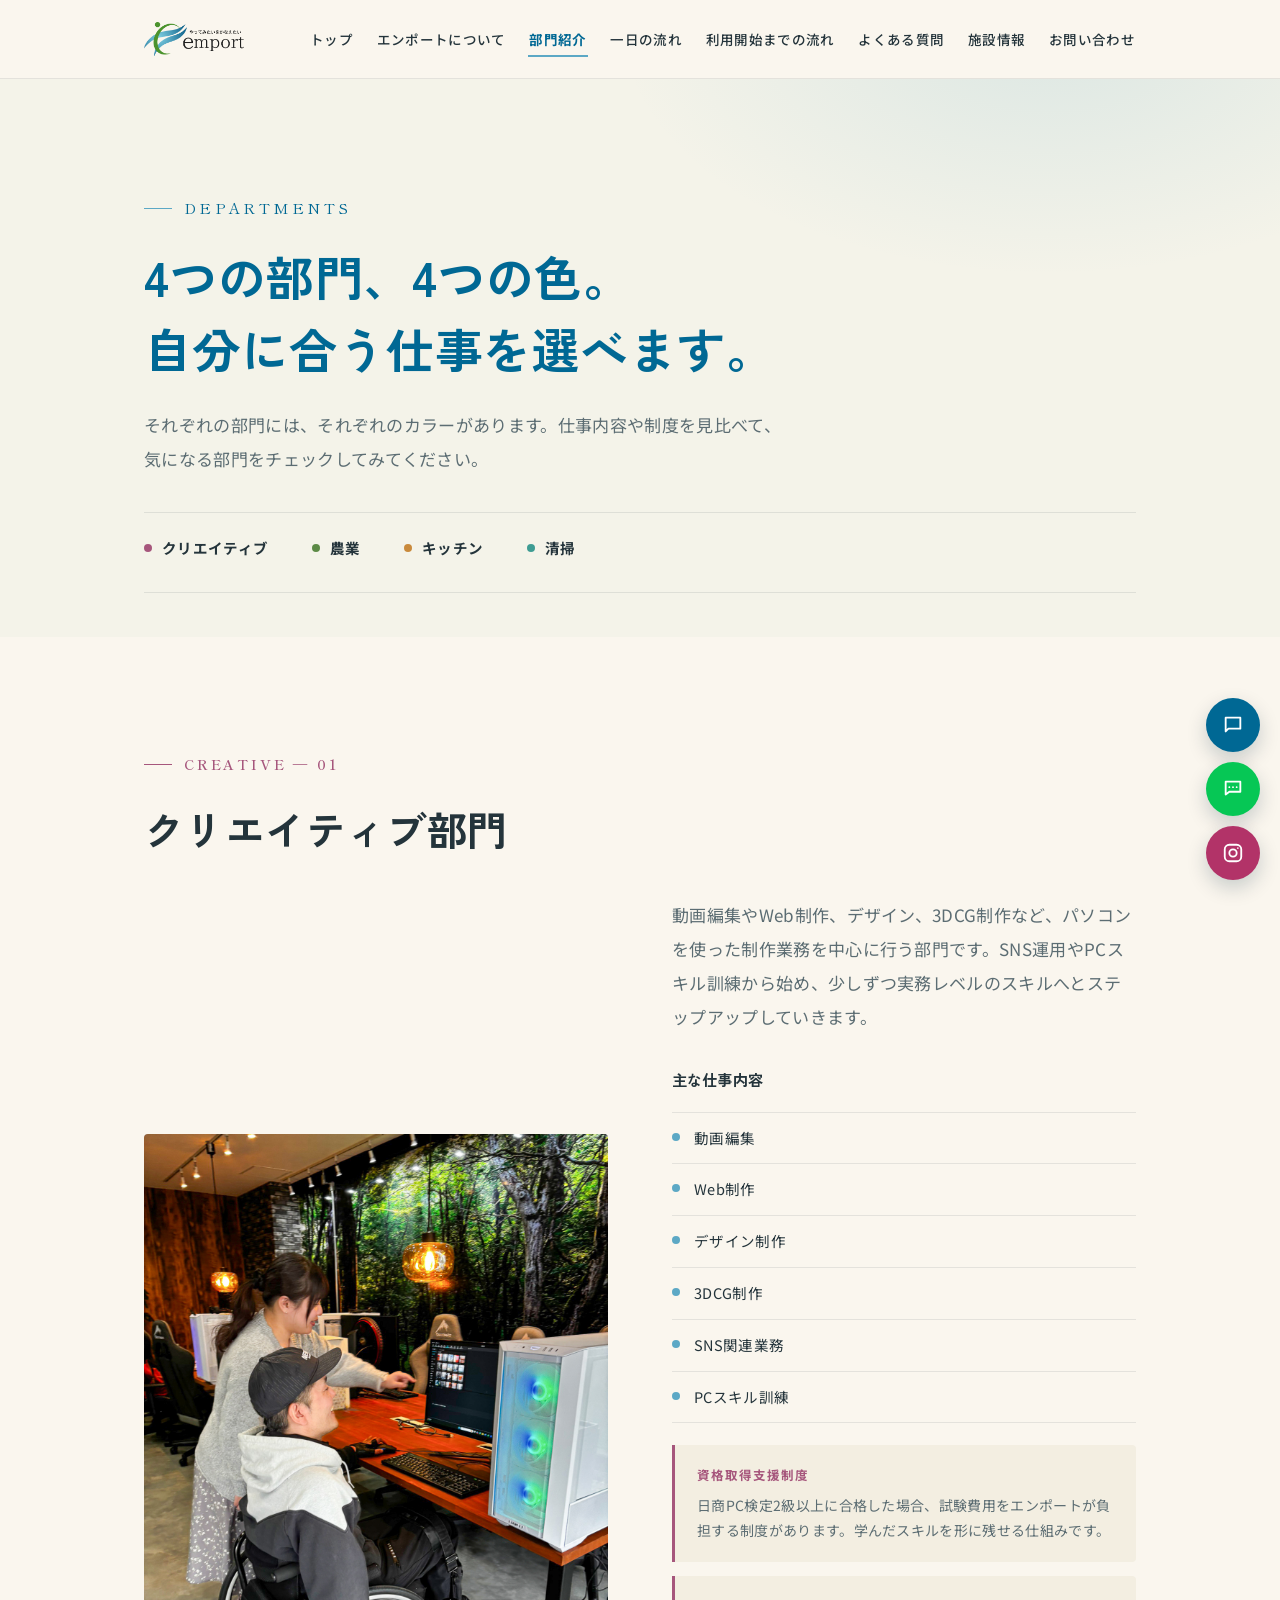
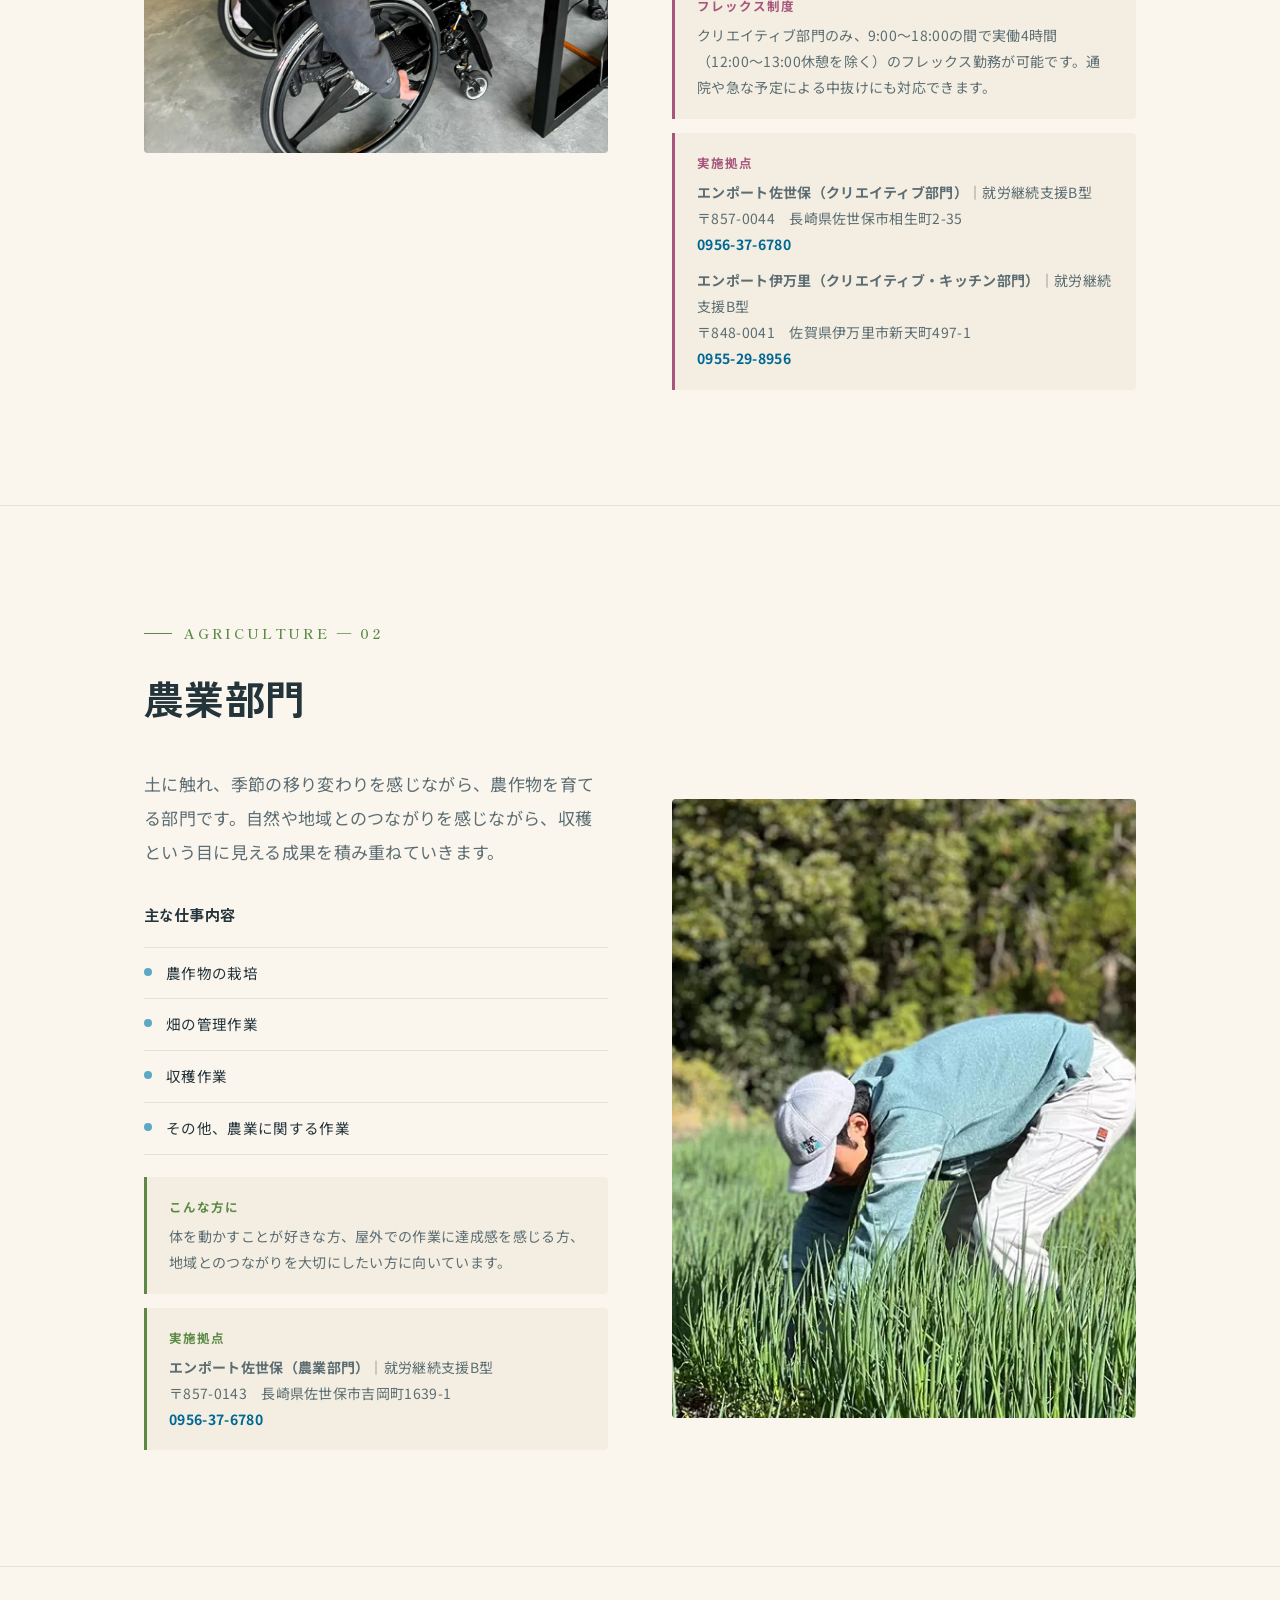
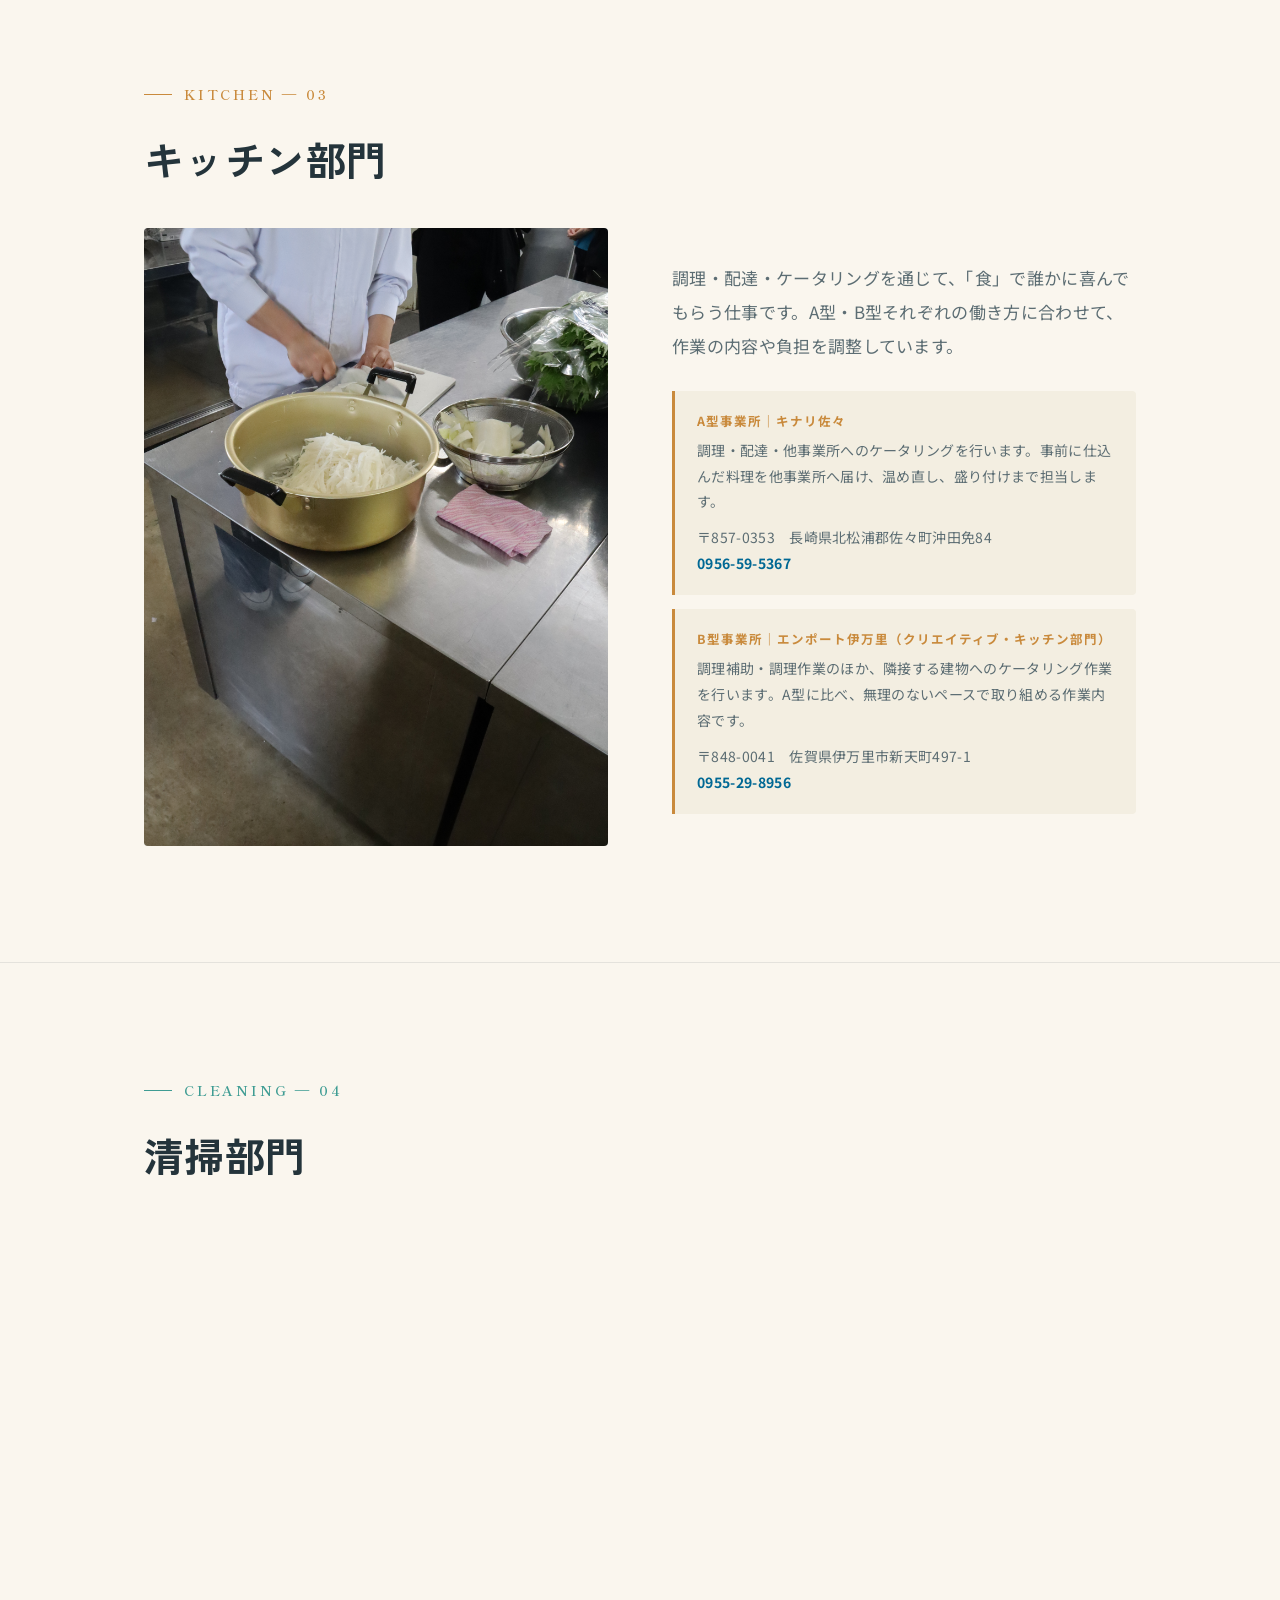
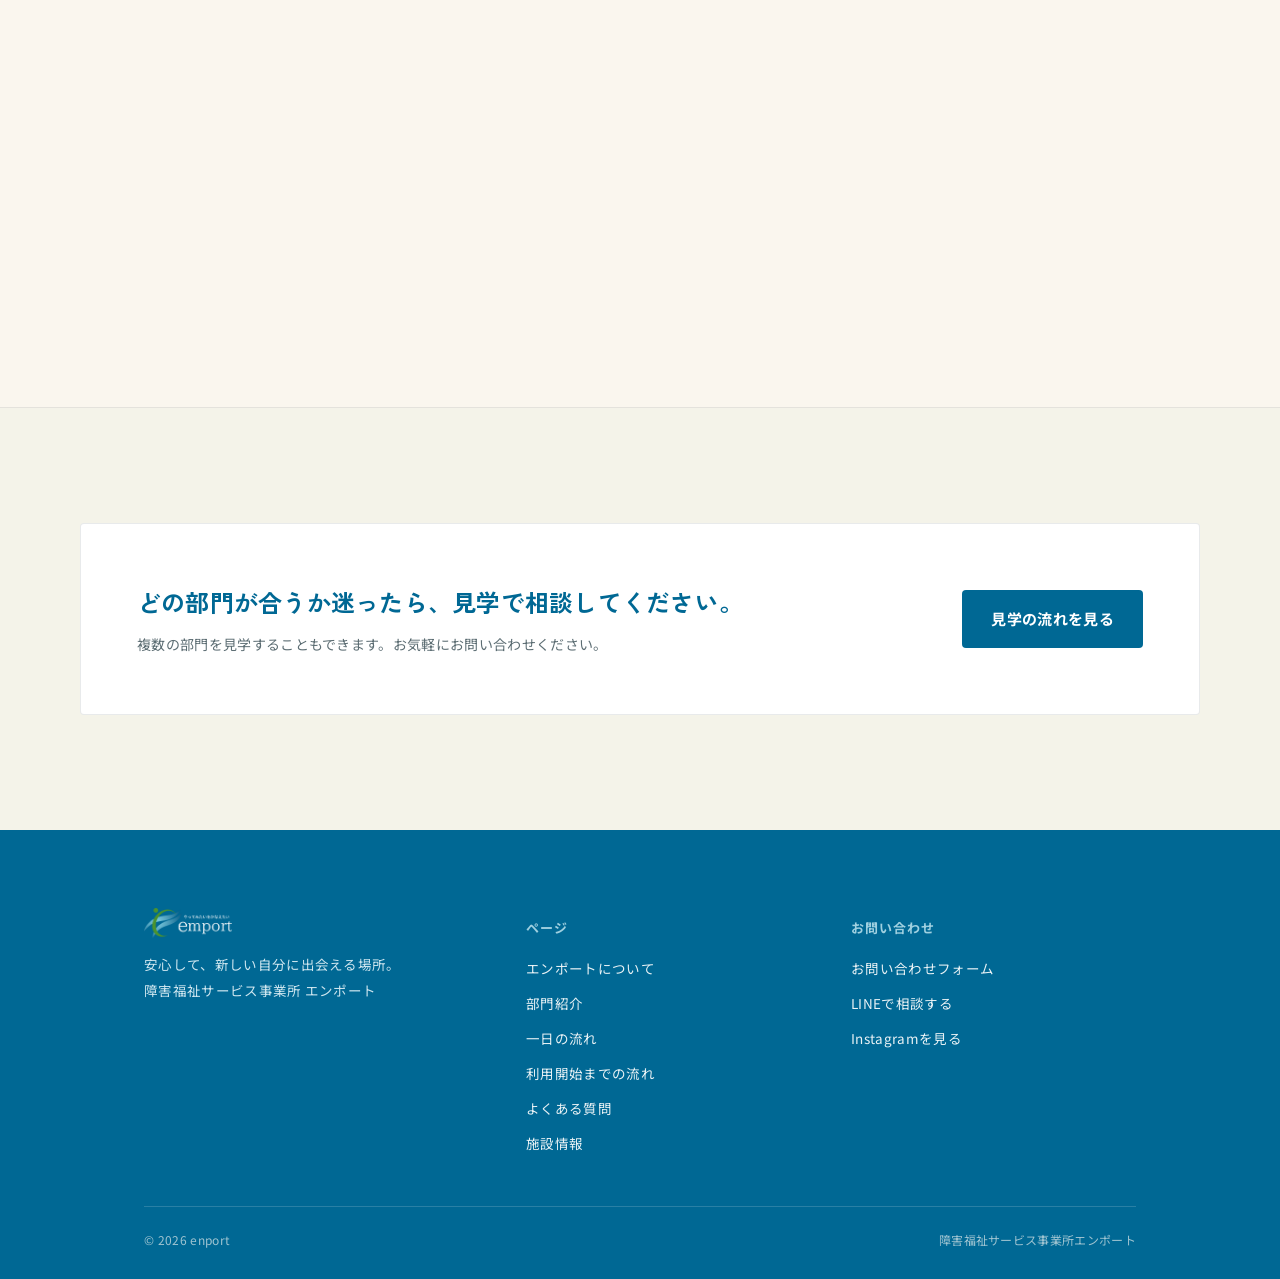
<file: departments.html>
<!DOCTYPE html>
<html lang="ja">
<head>
<meta charset="UTF-8">
<meta name="viewport" content="width=device-width, initial-scale=1.0">
<title>部門紹介｜enport</title>
<meta name="description" content="クリエイティブ・農業・キッチン・清掃、4つの部門の仕事内容や制度をご紹介します。">
<link rel="stylesheet" href="css/style.css">
</head>
<body>

<header class="site-header">
  <div class="wrap">
    <a href="index.html" class="logo">
      <!-- 使用予定画像：images/logo.png -->
      <img src="images/logo.png" alt="エンポート" class="logo-img"
           onerror="this.style.display='none'; this.nextElementSibling.style.display='inline-flex';">
      <span class="logo-text" style="display:none;">enport<span class="dot">.</span></span>
    </a>
    <nav class="main-nav" id="mainNav">
      <ul>
        <li><a href="index.html">トップ</a></li>
        <li><a href="about.html">エンポートについて</a></li>
        <li><a href="departments.html" aria-current="page">部門紹介</a></li>
        <li><a href="daily-flow.html">一日の流れ</a></li>
        <li><a href="process.html">利用開始までの流れ</a></li>
        <li><a href="faq.html">よくある質問</a></li>
        <li><a href="access.html">施設情報</a></li>
        <li><a href="contact.html">お問い合わせ</a></li>
      </ul>
    </nav>
    <button class="nav-toggle" aria-expanded="false" aria-controls="mainNav" aria-label="メニューを開く">
      <span></span>
    </button>
  </div>
</header>

<main>

  <section class="hero" style="padding-bottom:44px;">
    <div class="wrap">
      <p class="eyebrow">DEPARTMENTS</p>
      <h1 style="font-size:clamp(30px,4.4vw,48px); color:var(--deep); max-width:760px; line-height:1.5;">
        4つの部門、4つの色。<br>自分に合う仕事を選べます。
      </h1>
      <p class="lede" style="margin-top:24px;">それぞれの部門には、それぞれのカラーがあります。仕事内容や制度を見比べて、気になる部門をチェックしてみてください。</p>

      <div class="dept-tabs" style="margin-top:36px;">
        <a href="#creative" class="dept-tab" style="--tab-color:var(--dept-creative)"><span class="dot"></span>クリエイティブ</a>
        <a href="#agriculture" class="dept-tab" style="--tab-color:var(--dept-agri)"><span class="dot"></span>農業</a>
        <a href="#cooking" class="dept-tab" style="--tab-color:var(--dept-cook)"><span class="dot"></span>キッチン</a>
        <a href="#cleaning" class="dept-tab" style="--tab-color:var(--dept-clean)"><span class="dot"></span>清掃</a>
      </div>
    </div>
  </section>

  <!-- ================= 01 クリエイティブ部門（画像→説明） ================= -->
  <section class="dept-section" id="creative">
    <div class="wrap">
      <div class="dept-head">
        <p class="dept-eyebrow" style="color:var(--dept-creative)">CREATIVE — 01</p>
        <h2 class="dept-name-jp">クリエイティブ部門</h2>
      </div>

      <div class="dept-body">
        <div class="reveal-left">
          <div class="photo-frame photo-frame--tall">
            <!-- 使用予定画像：images/creative-main.jpg -->
            <img src="images/creative-main.jpg" alt="PC作業・制作の様子" class="photo-real"
                 onload="this.classList.add('is-loaded'); this.nextElementSibling.style.display='none';"
                 onerror="this.remove();">
            <span class="photo-label">写真：PC作業・制作の様子</span>
          </div>
        </div>
        <div class="reveal-right">
          <p class="lede">動画編集やWeb制作、デザイン、3DCG制作など、パソコンを使った制作業務を中心に行う部門です。SNS運用やPCスキル訓練から始め、少しずつ実務レベルのスキルへとステップアップしていきます。</p>

          <h4 style="margin-top:32px; font-size:15px;">主な仕事内容</h4>
          <ul class="task-list">
            <li>動画編集</li>
            <li>Web制作</li>
            <li>デザイン制作</li>
            <li>3DCG制作</li>
            <li>SNS関連業務</li>
            <li>PCスキル訓練</li>
          </ul>

          <div class="perk-box" style="--dept-color:var(--dept-creative)">
            <p class="perk-label">資格取得支援制度</p>
            <p>日商PC検定2級以上に合格した場合、試験費用をエンポートが負担する制度があります。学んだスキルを形に残せる仕組みです。</p>
          </div>
          <div class="perk-box" style="--dept-color:var(--dept-creative); margin-top:14px;">
            <p class="perk-label">フレックス制度</p>
            <p>クリエイティブ部門のみ、9:00〜18:00の間で実働4時間（12:00〜13:00休憩を除く）のフレックス勤務が可能です。通院や急な予定による中抜けにも対応できます。</p>
          </div>
          <div class="perk-box" style="--dept-color:var(--dept-creative); margin-top:14px;">
            <p class="perk-label">実施拠点</p>
            <p style="margin-bottom:10px;"><strong>エンポート佐世保（クリエイティブ部門）</strong>｜就労継続支援B型<br>〒857-0044　長崎県佐世保市相生町2-35<br><a href="tel:0956376780" style="color:var(--deep); font-weight:700;">0956-37-6780</a></p>
            <p><strong>エンポート伊万里（クリエイティブ・キッチン部門）</strong>｜就労継続支援B型<br>〒848-0041　佐賀県伊万里市新天町497-1<br><a href="tel:0955298956" style="color:var(--deep); font-weight:700;">0955-29-8956</a></p>
          </div>
        </div>
      </div>
    </div>
  </section>

  <!-- ================= 02 農業部門（説明→画像） ================= -->
  <section class="dept-section" id="agriculture">
    <div class="wrap">
      <div class="dept-head">
        <p class="dept-eyebrow" style="color:var(--dept-agri)">AGRICULTURE — 02</p>
        <h2 class="dept-name-jp">農業部門</h2>
      </div>

      <div class="dept-body">
        <div class="reveal-left">
          <p class="lede">土に触れ、季節の移り変わりを感じながら、農作物を育てる部門です。自然や地域とのつながりを感じながら、収穫という目に見える成果を積み重ねていきます。</p>

          <h4 style="margin-top:32px; font-size:15px;">主な仕事内容</h4>
          <ul class="task-list">
            <li>農作物の栽培</li>
            <li>畑の管理作業</li>
            <li>収穫作業</li>
            <li>その他、農業に関する作業</li>
          </ul>

          <div class="perk-box" style="--dept-color:var(--dept-agri)">
            <p class="perk-label">こんな方に</p>
            <p>体を動かすことが好きな方、屋外での作業に達成感を感じる方、地域とのつながりを大切にしたい方に向いています。</p>
          </div>
          <div class="perk-box" style="--dept-color:var(--dept-agri); margin-top:14px;">
            <p class="perk-label">実施拠点</p>
            <p><strong>エンポート佐世保（農業部門）</strong>｜就労継続支援B型<br>〒857-0143　長崎県佐世保市吉岡町1639-1<br><a href="tel:0956376780" style="color:var(--deep); font-weight:700;">0956-37-6780</a></p>
          </div>
        </div>
        <div class="reveal-right">
          <div class="photo-frame photo-frame--tall">
            <!-- 使用予定画像：images/agriculture-main.jpg -->
            <img src="images/agriculture-main.jpg" alt="農作業・収穫の様子" class="photo-real"
                 onload="this.classList.add('is-loaded'); this.nextElementSibling.style.display='none';"
                 onerror="this.remove();">
            <span class="photo-label">写真：農作業・収穫の様子</span>
          </div>
        </div>
      </div>
    </div>
  </section>

  <!-- ================= 03 キッチン部門（画像→説明） ================= -->
  <section class="dept-section" id="cooking">
    <div class="wrap">
      <div class="dept-head">
        <p class="dept-eyebrow" style="color:var(--dept-cook)">KITCHEN — 03</p>
        <h2 class="dept-name-jp">キッチン部門</h2>
      </div>

      <div class="dept-body">
        <div class="reveal-left">
          <div class="photo-frame photo-frame--tall">
            <!-- 使用予定画像：images/cooking-main.jpg（A型・B型共通のメイン画像。個別に差し替える場合は cooking-a-main.jpg / cooking-b-main.jpg を使用） -->
            <img src="images/cooking-main.jpg" alt="調理・盛り付けの様子" class="photo-real"
                 onload="this.classList.add('is-loaded'); this.nextElementSibling.style.display='none';"
                 onerror="this.remove();">
            <span class="photo-label">写真：調理・盛り付けの様子</span>
          </div>
        </div>
        <div class="reveal-right">
          <p class="lede">調理・配達・ケータリングを通じて、「食」で誰かに喜んでもらう仕事です。A型・B型それぞれの働き方に合わせて、作業の内容や負担を調整しています。</p>

          <div class="perk-box" style="--dept-color:var(--dept-cook); margin-top:28px;">
            <p class="perk-label">A型事業所｜キナリ佐々</p>
            <p style="margin-bottom:10px;">調理・配達・他事業所へのケータリングを行います。事前に仕込んだ料理を他事業所へ届け、温め直し、盛り付けまで担当します。</p>
            <p>〒857-0353　長崎県北松浦郡佐々町沖田免84<br><a href="tel:0956595367" style="color:var(--deep); font-weight:700;">0956-59-5367</a></p>
          </div>
          <div class="perk-box" style="--dept-color:var(--dept-cook); margin-top:14px;">
            <p class="perk-label">B型事業所｜エンポート伊万里（クリエイティブ・キッチン部門）</p>
            <p style="margin-bottom:10px;">調理補助・調理作業のほか、隣接する建物へのケータリング作業を行います。A型に比べ、無理のないペースで取り組める作業内容です。</p>
            <p>〒848-0041　佐賀県伊万里市新天町497-1<br><a href="tel:0955298956" style="color:var(--deep); font-weight:700;">0955-29-8956</a></p>
          </div>
        </div>
      </div>
    </div>
  </section>

  <!-- ================= 04 清掃部門（説明→画像） ================= -->
  <section class="dept-section" id="cleaning">
    <div class="wrap">
      <div class="dept-head">
        <p class="dept-eyebrow" style="color:var(--dept-clean)">CLEANING — 04</p>
        <h2 class="dept-name-jp">清掃部門</h2>
      </div>

      <div class="dept-body">
        <div class="reveal-left">
          <p class="lede">関係機関などへ出向き、清掃作業を行う部門です。移動には職員が車で送迎同行し、現地でも一緒に作業を行うため、初めての作業でも安心して取り組めます。</p>

          <h4 style="margin-top:32px; font-size:15px;">主な仕事内容</h4>
          <ul class="task-list">
            <li>関係機関などの清掃作業</li>
          </ul>

          <div class="perk-box" style="--dept-color:var(--dept-clean)">
            <p class="perk-label">安心のポイント</p>
            <p>移動から作業まで、必ず職員が同行します。一人で任されることはなく、困ったときにすぐ相談できる環境です。</p>
          </div>
          <div class="perk-box" style="--dept-color:var(--dept-clean); margin-top:14px;">
            <p class="perk-label">実施拠点</p>
            <p style="margin-bottom:10px;"><strong>エンポート波佐見</strong>｜就労継続支援B型<br>〒859-3715　長崎県東彼杵郡波佐見町宿郷484番地2の2　三岳テナントA号<br><a href="tel:0956378166" style="color:var(--deep); font-weight:700;">0956-37-8166</a></p>
            <p><strong>エンポート佐々</strong>｜就労継続支援B型<br>〒857-0311　長崎県北松浦郡佐々町本田原免107　ファースト坂本ビル1F-D<br><a href="tel:0956596560" style="color:var(--deep); font-weight:700;">0956-59-6560</a></p>
          </div>
        </div>
        <div class="reveal-right">
          <div class="photo-frame photo-frame--tall">
            <!-- 使用予定画像：images/cleaning-main.jpg -->
            <img src="images/cleaning-main.jpg" alt="清掃作業・送迎の様子" class="photo-real"
                 onload="this.classList.add('is-loaded'); this.nextElementSibling.style.display='none';"
                 onerror="this.remove();">
            <span class="photo-label">写真：清掃作業・送迎の様子</span>
          </div>
        </div>
      </div>
    </div>
  </section>

  <section class="section section--wash">
    <div class="wrap cta-band" style="margin-top:0;">
      <div>
        <h3>どの部門が合うか迷ったら、見学で相談してください。</h3>
        <p>複数の部門を見学することもできます。お気軽にお問い合わせください。</p>
      </div>
      <a href="process.html" class="btn btn--primary">見学の流れを見る</a>
    </div>
  </section>

</main>

<footer class="site-footer">
  <div class="wrap">
    <div class="footer-grid">
      <div>
        <p class="footer-logo">
          <!-- 使用予定画像：images/logo-white.png -->
          <img src="images/logo-white.png" alt="エンポート" class="footer-logo-img"
               onerror="this.style.display='none'; this.nextElementSibling.style.display='inline-flex';">
          <span class="footer-logo-text" style="display:none;">enport.</span>
        </p>
        <p>安心して、新しい自分に出会える場所。<br>障害福祉サービス事業所 エンポート</p>
      </div>
      <div>
        <h5>ページ</h5>
        <ul>
          <li><a href="about.html">エンポートについて</a></li>
          <li><a href="departments.html">部門紹介</a></li>
          <li><a href="daily-flow.html">一日の流れ</a></li>
          <li><a href="process.html">利用開始までの流れ</a></li>
          <li><a href="faq.html">よくある質問</a></li>
          <li><a href="access.html">施設情報</a></li>
        </ul>
      </div>
      <div>
        <h5>お問い合わせ</h5>
        <ul>
          <li><a href="contact.html">お問い合わせフォーム</a></li>
          <li><a href="#">LINEで相談する</a></li>
          <li><a href="#">Instagramを見る</a></li>
        </ul>
      </div>
    </div>
    <div class="footer-bottom">
      <p>&copy; <span data-year></span> enport</p>
      <p>障害福祉サービス事業所エンポート</p>
    </div>
  </div>
</footer>

<div class="floating-contact">
  <a href="contact.html" class="fc-btn fc-btn--contact" data-label="お問い合わせ" aria-label="お問い合わせ">
    <svg viewBox="0 0 24 24" fill="none" stroke="currentColor" stroke-width="2" stroke-linecap="round" stroke-linejoin="round"><path d="M4 4h16v12H7l-3 3z"/></svg>
  </a>
  <a href="#" class="fc-btn fc-btn--line" data-label="LINEで相談" aria-label="LINEで相談">
    <svg viewBox="0 0 24 24" fill="none" stroke="currentColor" stroke-width="2" stroke-linecap="round" stroke-linejoin="round"><path d="M4 4h16v11H8l-4 3z"/><path d="M8 10h.01M12 10h.01M16 10h.01"/></svg>
  </a>
  <a href="#" class="fc-btn fc-btn--instagram" data-label="Instagramを見る" aria-label="Instagramを見る">
    <svg viewBox="0 0 24 24" fill="none" stroke="currentColor" stroke-width="2" stroke-linecap="round" stroke-linejoin="round"><rect x="3" y="3" width="18" height="18" rx="5"/><circle cx="12" cy="12" r="4"/><circle cx="17.3" cy="6.7" r="0.9" fill="currentColor" stroke="none"/></svg>
  </a>
</div>

<script src="js/main.js"></script>
</body>
</html>
</file>
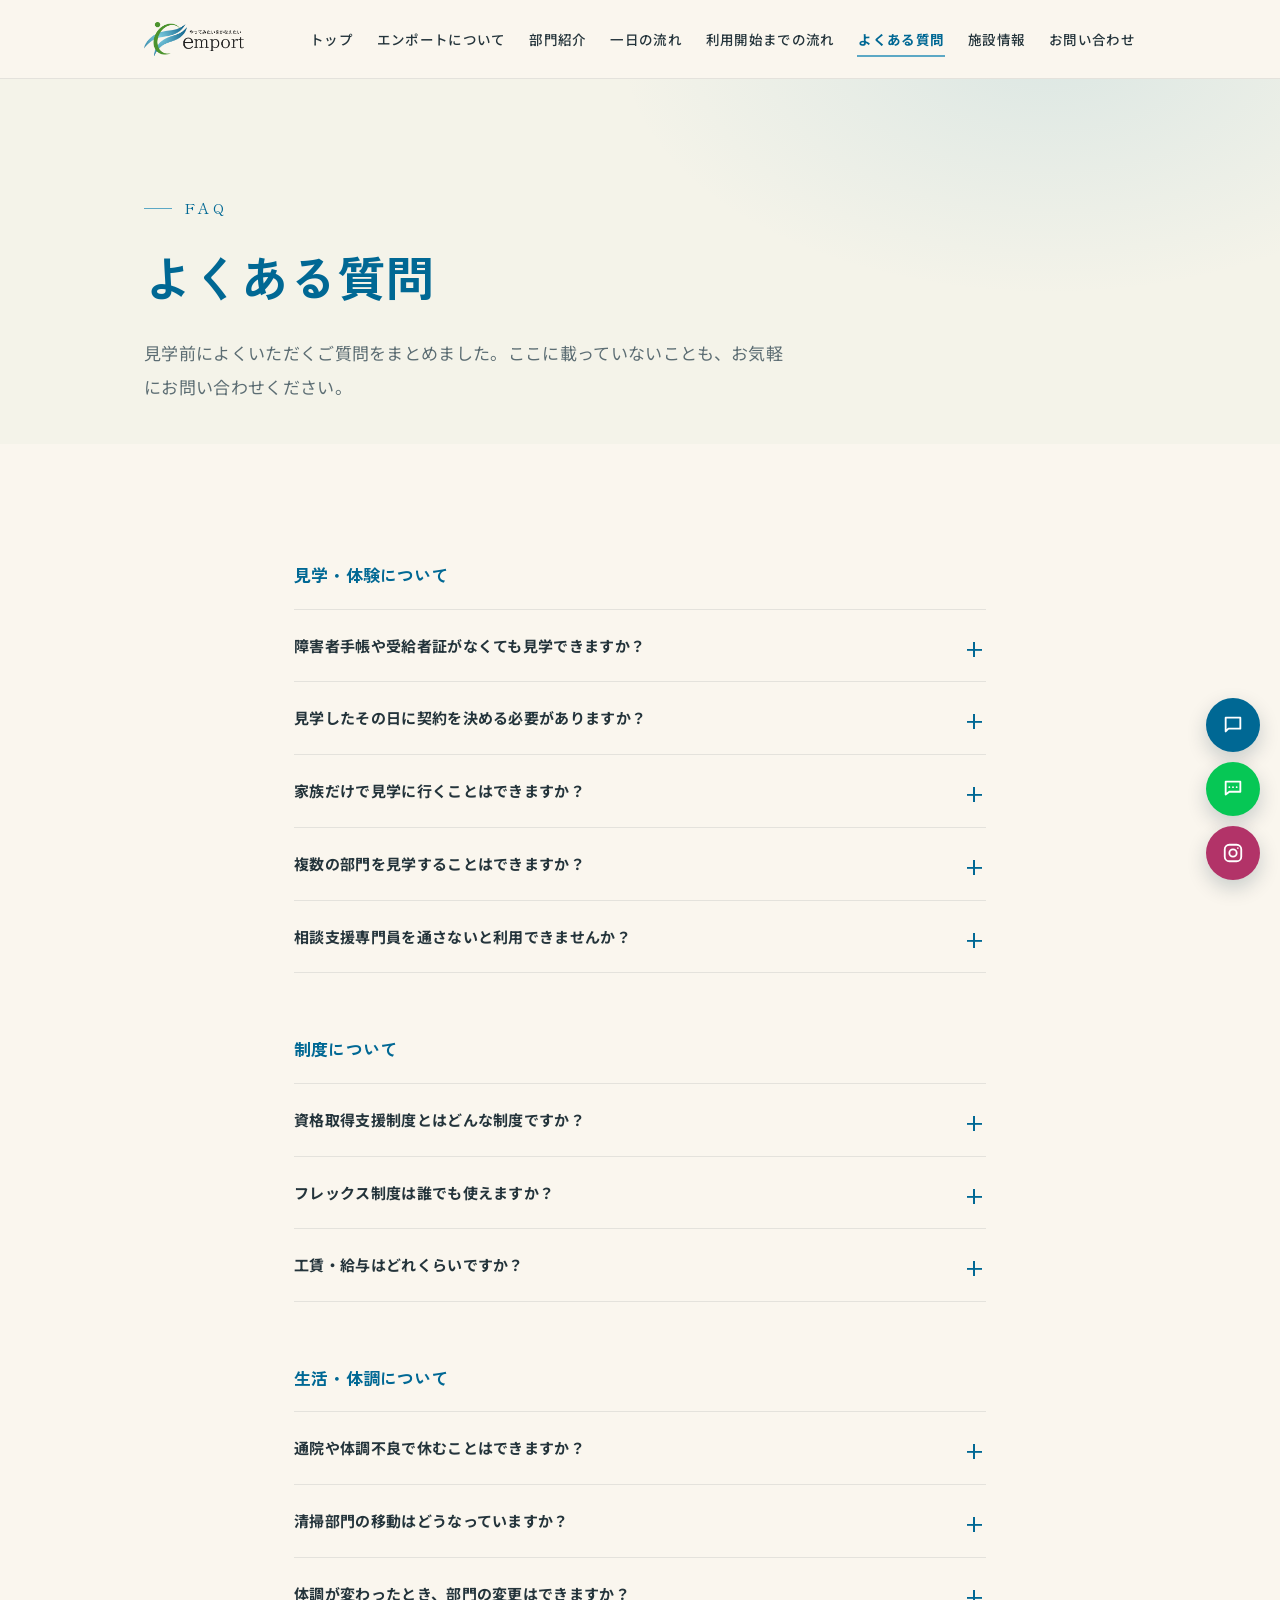
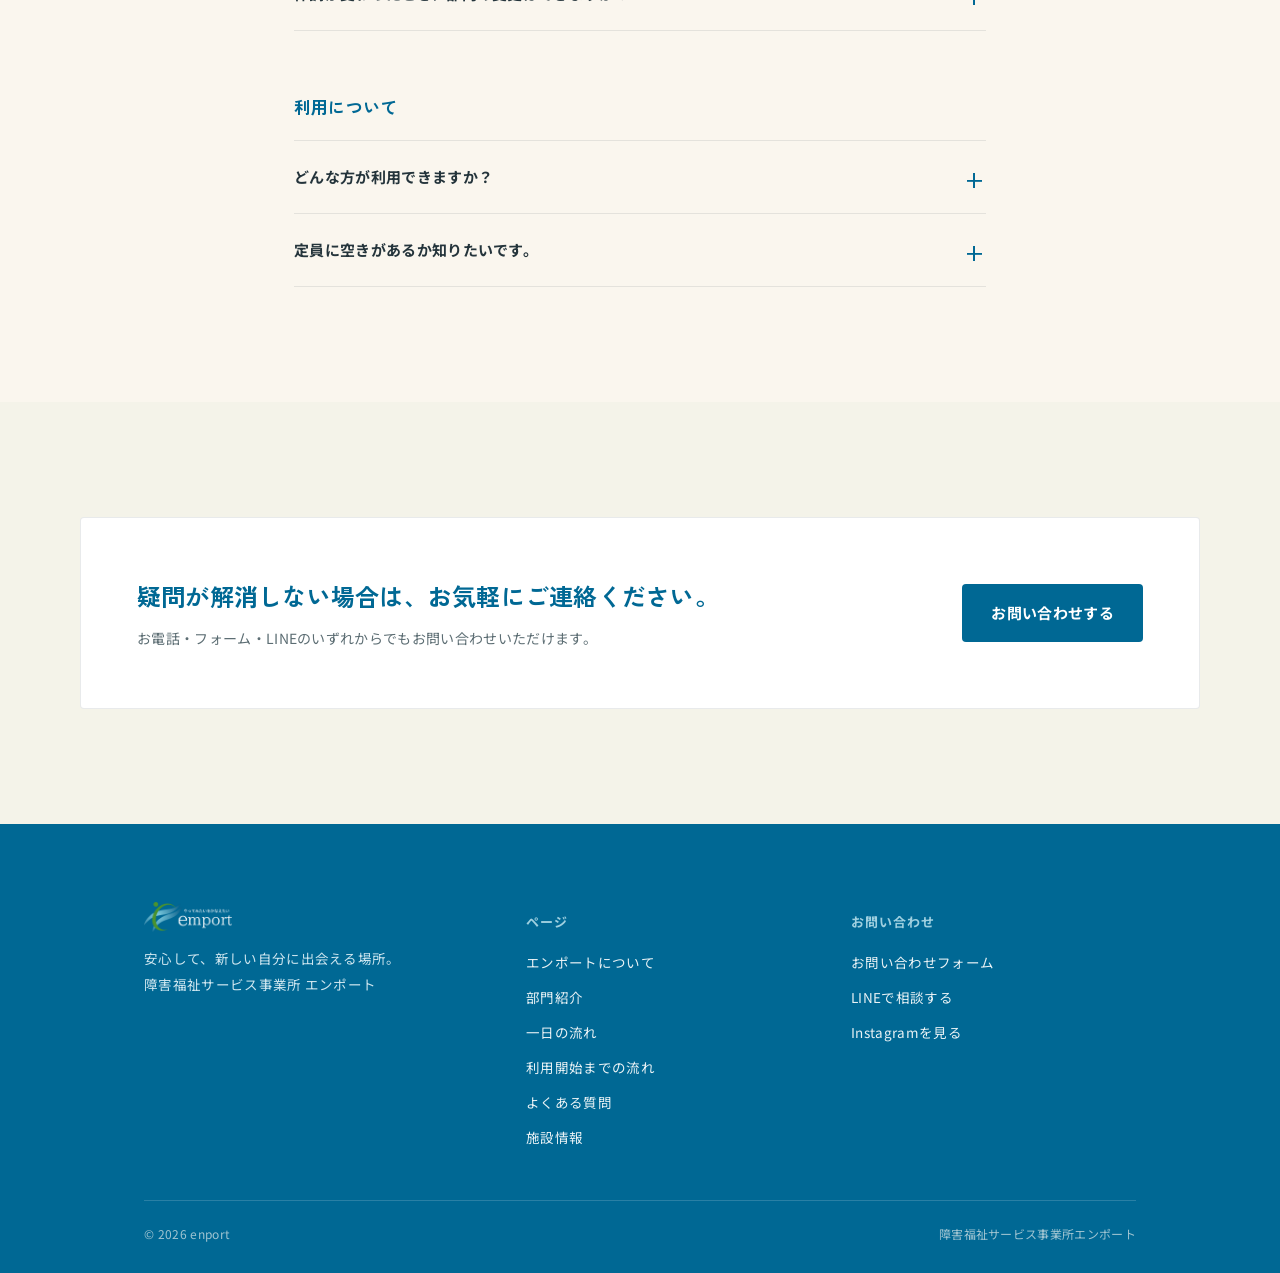
<file: faq.html>
<!DOCTYPE html>
<html lang="ja">
<head>
<meta charset="UTF-8">
<meta name="viewport" content="width=device-width, initial-scale=1.0">
<title>よくある質問｜enport</title>
<meta name="description" content="見学・体験、制度、生活・体調面についてなど、エンポートによくいただくご質問をまとめました。">
<link rel="stylesheet" href="css/style.css">
</head>
<body>

<header class="site-header">
  <div class="wrap">
    <a href="index.html" class="logo">
      <!-- 使用予定画像：images/logo.png -->
      <img src="images/logo.png" alt="エンポート" class="logo-img"
           onerror="this.style.display='none'; this.nextElementSibling.style.display='inline-flex';">
      <span class="logo-text" style="display:none;">enport<span class="dot">.</span></span>
    </a>
    <nav class="main-nav" id="mainNav">
      <ul>
        <li><a href="index.html">トップ</a></li>
        <li><a href="about.html">エンポートについて</a></li>
        <li><a href="departments.html">部門紹介</a></li>
        <li><a href="daily-flow.html">一日の流れ</a></li>
        <li><a href="process.html">利用開始までの流れ</a></li>
        <li><a href="faq.html" aria-current="page">よくある質問</a></li>
        <li><a href="access.html">施設情報</a></li>
        <li><a href="contact.html">お問い合わせ</a></li>
      </ul>
    </nav>
    <button class="nav-toggle" aria-expanded="false" aria-controls="mainNav" aria-label="メニューを開く">
      <span></span>
    </button>
  </div>
</header>

<main>

  <section class="hero" style="padding-bottom:40px;">
    <div class="wrap">
      <p class="eyebrow">FAQ</p>
      <h1 style="font-size:clamp(30px,4.4vw,48px); color:var(--deep); max-width:760px; line-height:1.5;">よくある質問</h1>
      <p class="lede" style="margin-top:24px;">見学前によくいただくご質問をまとめました。ここに載っていないことも、お気軽にお問い合わせください。</p>
    </div>
  </section>

  <section class="section">
    <div class="wrap" style="max-width:820px;">

      <div class="faq-group reveal">
        <h3>見学・体験について</h3>
        <div class="faq-list">
          <details class="faq-item">
            <summary>障害者手帳や受給者証がなくても見学できますか？</summary>
            <p class="faq-a">はい、ご相談いただけます。手帳や受給者証がない段階でも、まずは見学からお気軽にお問い合わせください。取得の手続きについても、必要に応じてご案内します。</p>
          </details>
          <details class="faq-item">
            <summary>見学したその日に契約を決める必要がありますか？</summary>
            <p class="faq-a">いいえ。持ち帰って、ご家族や相談支援専門員、主治医と相談してから決めていただいて構いません。契約を急かすことはありません。</p>
          </details>
          <details class="faq-item">
            <summary>家族だけで見学に行くことはできますか？</summary>
            <p class="faq-a">可能です。まずはご家族だけで様子を見ていただき、後日ご本人と一緒にお越しいただくこともできます。</p>
          </details>
          <details class="faq-item">
            <summary>複数の部門を見学することはできますか？</summary>
            <p class="faq-a">はい、可能です。どの部門が合うか迷っている場合は、気になる部門をいくつか見学した上で決めていただけます。</p>
          </details>
          <details class="faq-item">
            <summary>相談支援専門員を通さないと利用できませんか？</summary>
            <p class="faq-a">いいえ。ご本人・ご家族からの直接のお問い合わせも歓迎しています。相談支援専門員が決まっている場合は、同席や情報共有も可能です。</p>
          </details>
        </div>
      </div>

      <div class="faq-group reveal">
        <h3>制度について</h3>
        <div class="faq-list">
          <details class="faq-item">
            <summary>資格取得支援制度とはどんな制度ですか？</summary>
            <p class="faq-a">クリエイティブ部門を対象に、日商PC検定2級以上に合格した場合、試験費用をエンポートが負担する制度です。学んだスキルを資格という形に残すことができます。</p>
          </details>
          <details class="faq-item">
            <summary>フレックス制度は誰でも使えますか？</summary>
            <p class="faq-a">フレックス制度はクリエイティブ部門のみの制度です。9:00〜18:00の間で、12:00〜13:00の休憩を除いた実働4時間の範囲で勤務時間を調整でき、通院や急な予定による中抜けにも対応しています。</p>
          </details>
          <details class="faq-item">
            <summary>工賃・給与はどれくらいですか？</summary>
            <p class="faq-a">部門や事業所（A型・B型）、作業内容によって異なります。詳しい内容は見学・面談の際に、拠点ごとにご説明しています。</p>
          </details>
        </div>
      </div>

      <div class="faq-group reveal">
        <h3>生活・体調について</h3>
        <div class="faq-list">
          <details class="faq-item">
            <summary>通院や体調不良で休むことはできますか？</summary>
            <p class="faq-a">はい。体調に合わせて無理のないペースで働けるよう調整します。特にクリエイティブ部門はフレックス制度により、通院での中抜けにも対応しやすくなっています。</p>
          </details>
          <details class="faq-item">
            <summary>清掃部門の移動はどうなっていますか？</summary>
            <p class="faq-a">清掃部門は、作業先まで職員が車で送迎に同行します。現地でも一人にすることはなく、必ず職員と一緒に作業を行います。</p>
          </details>
          <details class="faq-item">
            <summary>体調が変わったとき、部門の変更はできますか？</summary>
            <p class="faq-a">状況に応じてご相談いただけます。体調や得意分野の変化に合わせて、働き方を一緒に見直していきます。</p>
          </details>
        </div>
      </div>

      <div class="faq-group reveal">
        <h3>利用について</h3>
        <div class="faq-list">
          <details class="faq-item">
            <summary>どんな方が利用できますか？</summary>
            <p class="faq-a">障害福祉サービスの対象となる方であれば、年齢や障害の種別を問わずご相談いただけます。まずは見学で、ご本人に合った部門・拠点を一緒に探しましょう。</p>
          </details>
          <details class="faq-item">
            <summary>定員に空きがあるか知りたいです。</summary>
            <p class="faq-a">拠点・部門によって状況が異なりますので、お電話またはお問い合わせフォームからご確認ください。</p>
          </details>
        </div>
      </div>

    </div>
  </section>

  <section class="section section--wash">
    <div class="wrap cta-band" style="margin-top:0;">
      <div>
        <h3>疑問が解消しない場合は、お気軽にご連絡ください。</h3>
        <p>お電話・フォーム・LINEのいずれからでもお問い合わせいただけます。</p>
      </div>
      <a href="contact.html" class="btn btn--primary">お問い合わせする</a>
    </div>
  </section>

</main>

<footer class="site-footer">
  <div class="wrap">
    <div class="footer-grid">
      <div>
        <p class="footer-logo">
          <!-- 使用予定画像：images/logo-white.png -->
          <img src="images/logo-white.png" alt="エンポート" class="footer-logo-img"
               onerror="this.style.display='none'; this.nextElementSibling.style.display='inline-flex';">
          <span class="footer-logo-text" style="display:none;">enport.</span>
        </p>
        <p>安心して、新しい自分に出会える場所。<br>障害福祉サービス事業所 エンポート</p>
      </div>
      <div>
        <h5>ページ</h5>
        <ul>
          <li><a href="about.html">エンポートについて</a></li>
          <li><a href="departments.html">部門紹介</a></li>
          <li><a href="daily-flow.html">一日の流れ</a></li>
          <li><a href="process.html">利用開始までの流れ</a></li>
          <li><a href="faq.html">よくある質問</a></li>
          <li><a href="access.html">施設情報</a></li>
        </ul>
      </div>
      <div>
        <h5>お問い合わせ</h5>
        <ul>
          <li><a href="contact.html">お問い合わせフォーム</a></li>
          <li><a href="#">LINEで相談する</a></li>
          <li><a href="#">Instagramを見る</a></li>
        </ul>
      </div>
    </div>
    <div class="footer-bottom">
      <p>&copy; <span data-year></span> enport</p>
      <p>障害福祉サービス事業所エンポート</p>
    </div>
  </div>
</footer>

<div class="floating-contact">
  <a href="contact.html" class="fc-btn fc-btn--contact" data-label="お問い合わせ" aria-label="お問い合わせ">
    <svg viewBox="0 0 24 24" fill="none" stroke="currentColor" stroke-width="2" stroke-linecap="round" stroke-linejoin="round"><path d="M4 4h16v12H7l-3 3z"/></svg>
  </a>
  <a href="#" class="fc-btn fc-btn--line" data-label="LINEで相談" aria-label="LINEで相談">
    <svg viewBox="0 0 24 24" fill="none" stroke="currentColor" stroke-width="2" stroke-linecap="round" stroke-linejoin="round"><path d="M4 4h16v11H8l-4 3z"/><path d="M8 10h.01M12 10h.01M16 10h.01"/></svg>
  </a>
  <a href="#" class="fc-btn fc-btn--instagram" data-label="Instagramを見る" aria-label="Instagramを見る">
    <svg viewBox="0 0 24 24" fill="none" stroke="currentColor" stroke-width="2" stroke-linecap="round" stroke-linejoin="round"><rect x="3" y="3" width="18" height="18" rx="5"/><circle cx="12" cy="12" r="4"/><circle cx="17.3" cy="6.7" r="0.9" fill="currentColor" stroke="none"/></svg>
  </a>
</div>

<script src="js/main.js"></script>
</body>
</html>
</file>
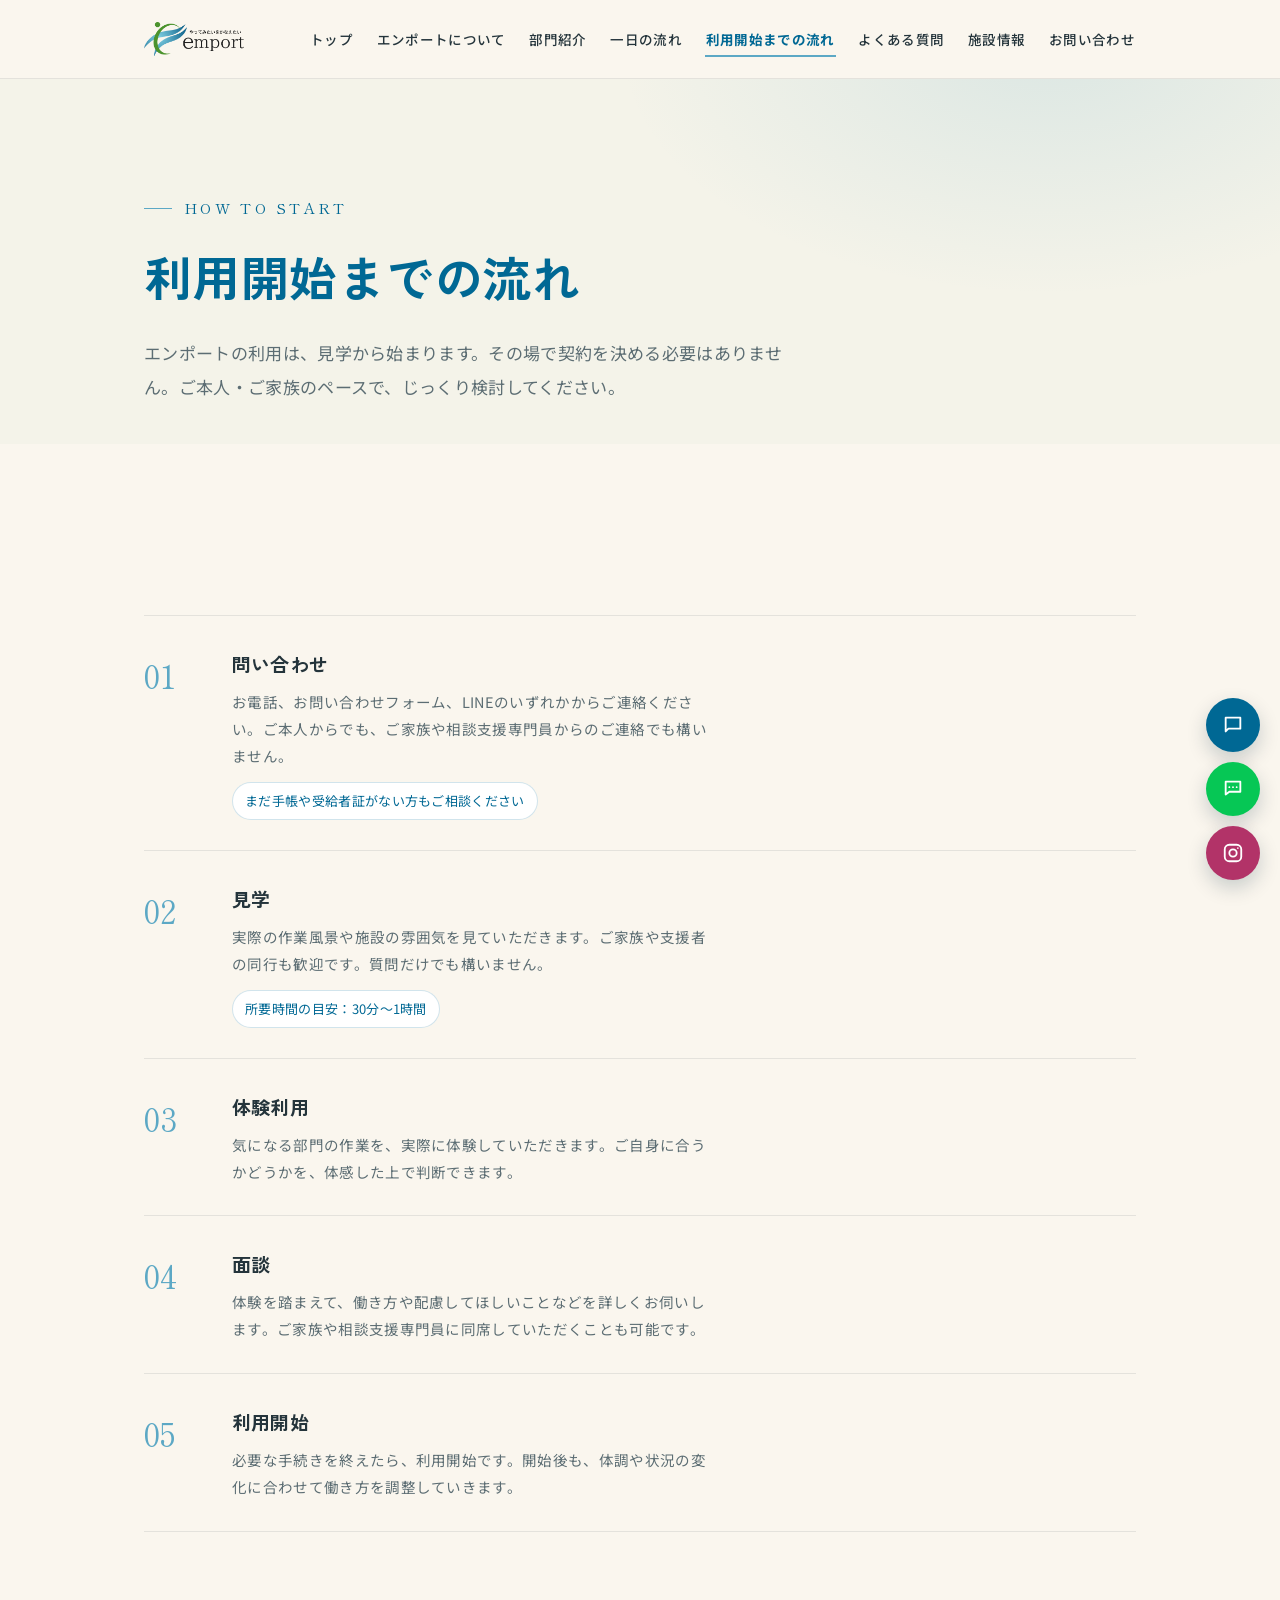
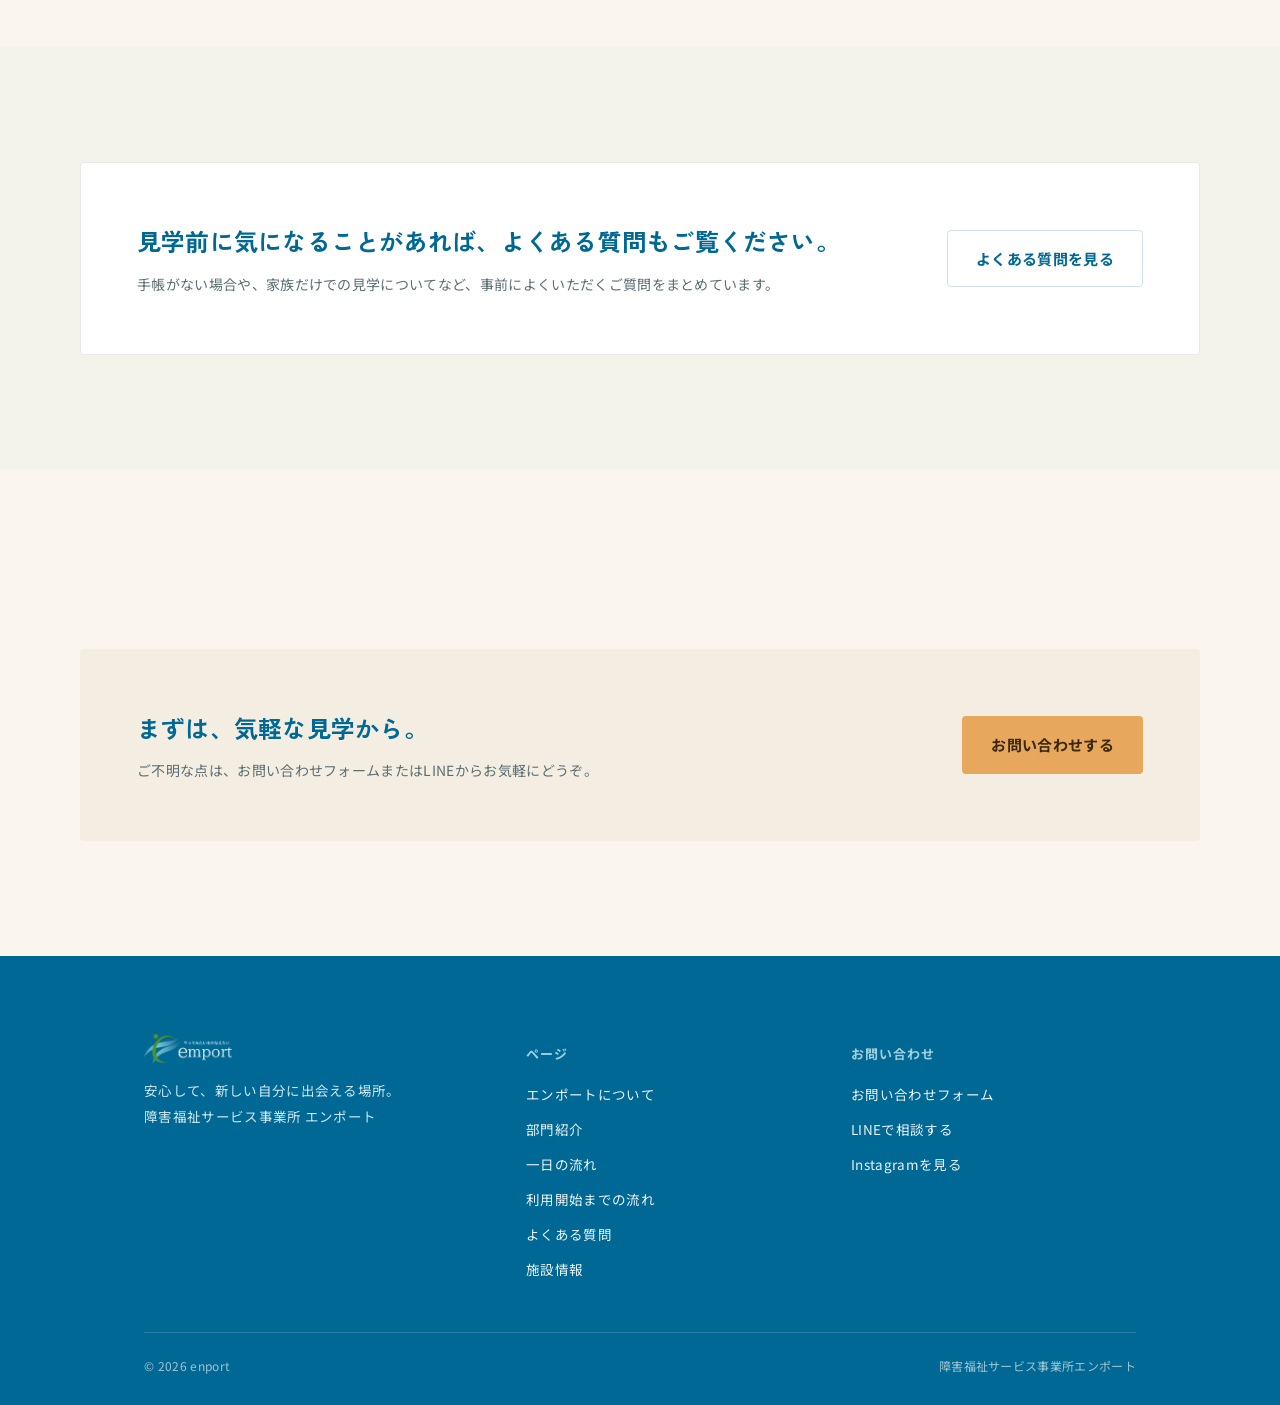
<file: process.html>
<!DOCTYPE html>
<html lang="ja">
<head>
<meta charset="UTF-8">
<meta name="viewport" content="width=device-width, initial-scale=1.0">
<title>利用開始までの流れ｜enport</title>
<meta name="description" content="お問い合わせから利用開始までの流れをご紹介します。見学だけの利用も歓迎です。">
<link rel="stylesheet" href="css/style.css">
</head>
<body>

<header class="site-header">
  <div class="wrap">
    <a href="index.html" class="logo">
      <!-- 使用予定画像：images/logo.png -->
      <img src="images/logo.png" alt="エンポート" class="logo-img"
           onerror="this.style.display='none'; this.nextElementSibling.style.display='inline-flex';">
      <span class="logo-text" style="display:none;">enport<span class="dot">.</span></span>
    </a>
    <nav class="main-nav" id="mainNav">
      <ul>
        <li><a href="index.html">トップ</a></li>
        <li><a href="about.html">エンポートについて</a></li>
        <li><a href="departments.html">部門紹介</a></li>
        <li><a href="daily-flow.html">一日の流れ</a></li>
        <li><a href="process.html" aria-current="page">利用開始までの流れ</a></li>
        <li><a href="faq.html">よくある質問</a></li>
        <li><a href="access.html">施設情報</a></li>
        <li><a href="contact.html">お問い合わせ</a></li>
      </ul>
    </nav>
    <button class="nav-toggle" aria-expanded="false" aria-controls="mainNav" aria-label="メニューを開く">
      <span></span>
    </button>
  </div>
</header>

<main>

  <section class="hero" style="padding-bottom:40px;">
    <div class="wrap">
      <p class="eyebrow">HOW TO START</p>
      <h1 style="font-size:clamp(30px,4.4vw,48px); color:var(--deep); max-width:760px; line-height:1.5;">
        利用開始までの流れ
      </h1>
      <p class="lede" style="margin-top:24px;">エンポートの利用は、見学から始まります。その場で契約を決める必要はありません。ご本人・ご家族のペースで、じっくり検討してください。</p>
    </div>
  </section>

  <section class="section">
    <div class="wrap">
      <div class="process-steps">

        <div class="process-step reveal">
          <p class="step-num">01</p>
          <div>
            <h3>問い合わせ</h3>
            <p>お電話、お問い合わせフォーム、LINEのいずれかからご連絡ください。ご本人からでも、ご家族や相談支援専門員からのご連絡でも構いません。</p>
            <span class="process-note">まだ手帳や受給者証がない方もご相談ください</span>
          </div>
        </div>

        <div class="process-step reveal">
          <p class="step-num">02</p>
          <div>
            <h3>見学</h3>
            <p>実際の作業風景や施設の雰囲気を見ていただきます。ご家族や支援者の同行も歓迎です。質問だけでも構いません。</p>
            <span class="process-note">所要時間の目安：30分〜1時間</span>
          </div>
        </div>

        <div class="process-step reveal">
          <p class="step-num">03</p>
          <div>
            <h3>体験利用</h3>
            <p>気になる部門の作業を、実際に体験していただきます。ご自身に合うかどうかを、体感した上で判断できます。</p>
          </div>
        </div>

        <div class="process-step reveal">
          <p class="step-num">04</p>
          <div>
            <h3>面談</h3>
            <p>体験を踏まえて、働き方や配慮してほしいことなどを詳しくお伺いします。ご家族や相談支援専門員に同席していただくことも可能です。</p>
          </div>
        </div>

        <div class="process-step reveal">
          <p class="step-num">05</p>
          <div>
            <h3>利用開始</h3>
            <p>必要な手続きを終えたら、利用開始です。開始後も、体調や状況の変化に合わせて働き方を調整していきます。</p>
          </div>
        </div>

      </div>
    </div>
  </section>

  <section class="section section--wash">
    <div class="wrap cta-band" style="margin-top:0;">
      <div>
        <h3>見学前に気になることがあれば、よくある質問もご覧ください。</h3>
        <p>手帳がない場合や、家族だけでの見学についてなど、事前によくいただくご質問をまとめています。</p>
      </div>
      <a href="faq.html" class="btn btn--ghost">よくある質問を見る</a>
    </div>
  </section>

  <section class="section">
    <div class="wrap cta-band" style="background:var(--paper-deep); border-color:transparent;">
      <div>
        <h3 style="color:var(--deep);">まずは、気軽な見学から。</h3>
        <p>ご不明な点は、お問い合わせフォームまたはLINEからお気軽にどうぞ。</p>
      </div>
      <a href="contact.html" class="btn btn--sun">お問い合わせする</a>
    </div>
  </section>

</main>

<footer class="site-footer">
  <div class="wrap">
    <div class="footer-grid">
      <div>
        <p class="footer-logo">
          <!-- 使用予定画像：images/logo-white.png -->
          <img src="images/logo-white.png" alt="エンポート" class="footer-logo-img"
               onerror="this.style.display='none'; this.nextElementSibling.style.display='inline-flex';">
          <span class="footer-logo-text" style="display:none;">enport.</span>
        </p>
        <p>安心して、新しい自分に出会える場所。<br>障害福祉サービス事業所 エンポート</p>
      </div>
      <div>
        <h5>ページ</h5>
        <ul>
          <li><a href="about.html">エンポートについて</a></li>
          <li><a href="departments.html">部門紹介</a></li>
          <li><a href="daily-flow.html">一日の流れ</a></li>
          <li><a href="process.html">利用開始までの流れ</a></li>
          <li><a href="faq.html">よくある質問</a></li>
          <li><a href="access.html">施設情報</a></li>
        </ul>
      </div>
      <div>
        <h5>お問い合わせ</h5>
        <ul>
          <li><a href="contact.html">お問い合わせフォーム</a></li>
          <li><a href="#">LINEで相談する</a></li>
          <li><a href="#">Instagramを見る</a></li>
        </ul>
      </div>
    </div>
    <div class="footer-bottom">
      <p>&copy; <span data-year></span> enport</p>
      <p>障害福祉サービス事業所エンポート</p>
    </div>
  </div>
</footer>

<div class="floating-contact">
  <a href="contact.html" class="fc-btn fc-btn--contact" data-label="お問い合わせ" aria-label="お問い合わせ">
    <svg viewBox="0 0 24 24" fill="none" stroke="currentColor" stroke-width="2" stroke-linecap="round" stroke-linejoin="round"><path d="M4 4h16v12H7l-3 3z"/></svg>
  </a>
  <a href="#" class="fc-btn fc-btn--line" data-label="LINEで相談" aria-label="LINEで相談">
    <svg viewBox="0 0 24 24" fill="none" stroke="currentColor" stroke-width="2" stroke-linecap="round" stroke-linejoin="round"><path d="M4 4h16v11H8l-4 3z"/><path d="M8 10h.01M12 10h.01M16 10h.01"/></svg>
  </a>
  <a href="#" class="fc-btn fc-btn--instagram" data-label="Instagramを見る" aria-label="Instagramを見る">
    <svg viewBox="0 0 24 24" fill="none" stroke="currentColor" stroke-width="2" stroke-linecap="round" stroke-linejoin="round"><rect x="3" y="3" width="18" height="18" rx="5"/><circle cx="12" cy="12" r="4"/><circle cx="17.3" cy="6.7" r="0.9" fill="currentColor" stroke="none"/></svg>
  </a>
</div>

<script src="js/main.js"></script>
</body>
</html>
</file>
<file: css/style.css>
@import url('https://fonts.googleapis.com/css2?family=Noto+Sans+JP:wght@400;500;600;700&family=Zen+Kaku+Gothic+New:wght@500;700;900&family=Shippori+Mincho:wght@500;600&display=swap');

/* =========================================================
   Design Tokens
   ========================================================= */
:root{
  /* Brand core */
  --deep: #006894;
  --sky: #5ca8c5;
  --green-wash: rgba(68,149,82,0.03);

  /* Paper & ink */
  --paper: #FAF6EE;
  --paper-deep: #F3EEE1;
  --ink: #24343B;
  --ink-soft: #5C6D73;
  --line: rgba(0,104,148,0.18);
  --line-soft: rgba(36,52,59,0.10);

  /* Department index colors ─ カラフルだが同系統のトーンで統一 */
  --dept-creative: #A6567C;   /* クリエイティブ：創造の紫紅 */
  --dept-agri:     #5C8A46;   /* 農業：葉の緑 */
  --dept-cook:     #C98A3C;   /* 調理：温かい琥珀 */
  --dept-clean:    #3E9C93;   /* 清掃：清潔なティール */

  /* Sunlit accent（陽だまり） */
  --sun: #E7A75C;
  --sun-deep: #C98639;

  /* Type */
  --font-display: 'Zen Kaku Gothic New', 'Noto Sans JP', sans-serif;
  --font-body: 'Noto Sans JP', sans-serif;
  --font-accent: 'Shippori Mincho', serif;

  /* Layout */
  --content-w: 1120px;
  --gutter: clamp(20px, 5vw, 64px);
  --radius-s: 4px;
}

*{ box-sizing: border-box; }
html{ scroll-behavior: smooth; overflow-x: hidden; width:100%; }
body{
  margin:0;
  font-family: var(--font-body);
  color: var(--ink);
  background: var(--paper);
  line-height: 1.85;
  -webkit-font-smoothing: antialiased;
  letter-spacing: .02em;
  overflow-x: hidden;
  width:100%;
}
img{ max-width:100%; display:block; }
a{ color: inherit; text-decoration: none; }
h1,h2,h3,h4{ font-family: var(--font-display); margin:0; font-weight:700; letter-spacing: .01em; }
p{ margin:0; }
ul{ margin:0; padding:0; list-style:none; }
button{ font-family: inherit; }

:focus-visible{
  outline: 3px solid var(--sun-deep);
  outline-offset: 3px;
}

@media (prefers-reduced-motion: reduce){
  *{ animation-duration:.001ms !important; animation-iteration-count:1 !important; transition-duration:.001ms !important; scroll-behavior:auto !important; }
}

.wrap{
  max-width: var(--content-w);
  margin: 0 auto;
  padding-left: var(--gutter);
  padding-right: var(--gutter);
}

.section{
  padding: clamp(56px, 9vw, 132px) 0;
}
.section--wash{ background: var(--green-wash); }
.section--paper-deep{ background: var(--paper-deep); }

.eyebrow{
  display:flex;
  align-items:center;
  gap: 12px;
  font-family: var(--font-accent);
  font-size: 15px;
  letter-spacing: .22em;
  color: var(--deep);
  margin-bottom: 18px;
}
.eyebrow::before{
  content:"";
  width: 28px; height: 1px;
  background: var(--sky);
}
h2.headline{
  font-size: clamp(26px, 3.4vw, 40px);
  line-height: 1.5;
}
h3.sub-headline{
  font-size: clamp(20px,2.4vw,26px);
  line-height:1.6;
}

.lede{
  font-size: 17px;
  color: var(--ink-soft);
  max-width: 640px;
  line-height: 2;
}

/* =========================================================
   Header / Navigation
   ========================================================= */
.site-header{
  position: sticky; top:0; z-index: 100;
  background: var(--paper);
  border-bottom: 1px solid var(--line-soft);
}
.site-header .wrap{
  display:flex; align-items:center; justify-content:space-between;
  height: 78px;
}
.logo{
  display:flex; align-items:center; gap:2px;
}
.logo-img{ height: 34px; width:auto; display:block; }
.logo-text{
  display:inline-flex; align-items:center;
  font-family: var(--font-display);
  font-weight:900;
  font-size: 22px;
  color: var(--deep);
  letter-spacing: .06em;
}
.logo-text .dot{ color: var(--sky); }

.nav-toggle{
  display:none;
  background:none; border:none; cursor:pointer;
  width:40px; height:34px; position:relative;
}
.nav-toggle span, .nav-toggle span::before, .nav-toggle span::after{
  content:""; position:absolute; left:6px; right:6px; height:2px; background:var(--deep);
  transition: transform .25s ease, opacity .25s ease;
}
.nav-toggle span{ top:16px; }
.nav-toggle span::before{ top:-9px; }
.nav-toggle span::after{ top:9px; }
.nav-toggle[aria-expanded="true"] span{ background:transparent; }
.nav-toggle[aria-expanded="true"] span::before{ transform: translateY(9px) rotate(45deg); }
.nav-toggle[aria-expanded="true"] span::after{ transform: translateY(-9px) rotate(-45deg); }

.main-nav ul{ display:flex; gap: clamp(13px,1.7vw,26px); }
.main-nav a{
  font-size: 13.5px; font-weight:500; color: var(--ink);
  position:relative; padding: 4px 1px;
  white-space:nowrap;
}
.main-nav a::after{
  content:""; position:absolute; left:0; right:0; bottom:-4px; height:2px;
  background: var(--sky); transform: scaleX(0); transform-origin:left;
  transition: transform .25s ease;
}
.main-nav a:hover::after, .main-nav a[aria-current="page"]::after{ transform: scaleX(1); }
.main-nav a[aria-current="page"]{ color: var(--deep); font-weight:700; }

/* =========================================================
   Buttons
   ========================================================= */
.btn{
  display:inline-flex; align-items:center; gap:10px;
  padding: 14px 28px;
  font-size: 15px; font-weight:700;
  border-radius: var(--radius-s);
  border: 1px solid transparent;
  cursor:pointer;
  transition: transform .18s ease, background .2s ease, color .2s ease, border-color .2s ease;
}
.btn--primary{ background: var(--deep); color:#fff; }
.btn--primary:hover{ background:#075276; transform: translateY(-2px); }
.btn--sun{ background: var(--sun); color:#3A2A12; }
.btn--sun:hover{ background: var(--sun-deep); color:#fff; transform: translateY(-2px); }
.btn--ghost{ background:transparent; border-color: var(--line); color: var(--deep); }
.btn--ghost:hover{ border-color: var(--deep); transform: translateY(-2px); }
.btn--ghost.on-deep{ color:#fff; border-color: rgba(255,255,255,.5); }

/* =========================================================
   Hero
   ========================================================= */
.hero{
  position:relative;
  padding: clamp(56px,9vw,120px) 0 clamp(64px,9vw,120px);
  overflow:hidden;
}
.hero::before{
  content:"";
  position:absolute; inset:0;
  background:
    radial-gradient(720px 420px at 82% -10%, rgba(92,168,197,.16), transparent 60%),
    var(--green-wash);
  z-index:-1;
}

/* ---- Video hero (top page) ---- */
.hero--video{
  min-height: min(88vh, 780px);
  display:flex; align-items:center;
  padding: clamp(126px,15vw,190px) 0 clamp(72px,9vw,120px);
}
.hero--video::before{ display:none; }
.hero-media{
  position:absolute; inset:0; z-index:-2;
  background: repeating-linear-gradient(135deg, var(--ph-a,#dce9ec), var(--ph-a,#dce9ec) 16px, var(--ph-b,#c9dee3) 16px, var(--ph-b,#c9dee3) 32px);
}
.hero-video{
  position:absolute; inset:0; width:100%; height:100%;
  object-fit:cover; opacity:.5;
  transform: scale(1.08) translateY(var(--parallax, 0px));
}
.hero-scrim{
  position:absolute; inset:0; z-index:-1;
  background: linear-gradient(185deg, rgba(250,246,238,.32) 0%, rgba(250,246,238,.74) 58%, var(--paper) 96%);
}
.hero--video .hero-copy{ max-width: 660px; }
.hero-copy-wrap{ position:relative; z-index:2; }

@keyframes fadeUpIn{ from{ opacity:0; transform:translateY(18px); } to{ opacity:1; transform:none; } }
.hero-copy .eyebrow{ margin-bottom: 22px; animation: fadeUpIn .8s ease both; animation-delay:.05s; }
.hero-copy h1{
  font-size: clamp(32px, 5vw, 58px);
  line-height: 1.45;
  color: var(--deep);
  animation: fadeUpIn .9s ease both; animation-delay:.22s;
}
.hero-copy h1 em{
  font-style: normal; font-family: var(--font-accent);
  color: var(--ink);
  border-bottom: 3px solid var(--sun);
}
.hero-copy .lede{ margin-top: 24px; margin-bottom: 34px; animation: fadeUpIn .9s ease both; animation-delay:.4s; }
.hero-cta{ display:flex; gap:14px; flex-wrap:wrap; animation: fadeUpIn .9s ease both; animation-delay:.58s; }

.hero-grid{
  display:grid; grid-template-columns: 1.05fr .95fr; gap: clamp(32px,5vw,72px); align-items:center;
}
.hero-photo .photo-frame{ aspect-ratio: 4/5; }

/* =========================================================
   Photo frame ─ signature device（固定比率＋実写真フォールバック）
   ========================================================= */
.photo-frame{
  position:relative;
  aspect-ratio: 4/3;
  border-radius: var(--radius-s);
  overflow:hidden;
  background: repeating-linear-gradient(135deg, var(--ph-a,#dce7ea), var(--ph-a,#dce7ea) 14px, var(--ph-b,#cfe0e4) 14px, var(--ph-b,#cfe0e4) 28px);
}
.photo-frame::before{
  content:"";
  position:absolute; inset:0;
  border: 1px solid var(--line);
  transform: translate(10px,10px);
  z-index:-1;
  border-radius: var(--radius-s);
}
.photo-real{
  position:absolute; inset:0; width:100%; height:100%;
  object-fit:cover;
  opacity:0; transform: scale(1.05);
  transition: opacity 1s ease, transform 1.6s cubic-bezier(.16,.7,.2,1);
}
.photo-real.is-loaded{ opacity:1; transform:scale(1); }
.photo-label{
  position:absolute; left:0; right:0; bottom:0;
  display:flex; align-items:flex-end;
  min-height:100%;
  background: linear-gradient(180deg, rgba(0,104,148,0) 55%, rgba(0,60,86,.55) 100%);
  color:#fff; font-size:13px; font-weight:600; letter-spacing:.04em;
  padding: 14px 16px;
}
.photo-frame--sq{ aspect-ratio: 1/1; }
.photo-frame--wide{ aspect-ratio: 16/9; }
.photo-frame--tall{ aspect-ratio: 3/4; }

/* =========================================================
   Department quick-nav（カード型を避けたテキストタブ）
   ========================================================= */
.dept-tabs{
  display:flex; flex-wrap:wrap; gap: clamp(20px,3.4vw,44px);
  padding: 22px 0; margin-top: 4px;
  border-top:1px solid var(--line-soft); border-bottom:1px solid var(--line-soft);
}
.dept-tab{
  display:inline-flex; align-items:center; gap:10px;
  font-size:14.5px; font-weight:700; color:var(--ink);
  padding-bottom:6px; border-bottom:2px solid transparent;
  transition: border-color .2s ease, color .2s ease;
}
.dept-tab:hover{ border-color: var(--tab-color, var(--sky)); color: var(--tab-color, var(--deep)); }
.dept-tab .dot{ width:8px; height:8px; border-radius:50%; background: var(--tab-color, var(--sky)); flex-shrink:0; }

/* =========================================================
   Philosophy / stats strip
   ========================================================= */
.value-row{
  display:grid; grid-template-columns: repeat(3,1fr); gap: clamp(20px,4vw,48px);
  margin-top: 56px;
}
.value-item{ border-top: 2px solid var(--sky); padding-top: 20px; }
.value-item .num{ font-family: var(--font-display); font-size: 34px; color: var(--deep); font-weight:900; }
.value-item h4{ font-size:16px; margin: 8px 0 8px; }
.value-item p{ font-size: 14px; color: var(--ink-soft); }

/* =========================================================
   Department sections (departments.html)
   ========================================================= */
.dept-section{
  scroll-margin-top: 100px;
  padding: clamp(64px,9vw,128px) 0;
  border-bottom: 1px solid var(--line-soft);
  overflow:hidden;
}
.dept-section:last-of-type{ border-bottom:none; }
.dept-head{ margin-bottom: 32px; }
.dept-eyebrow{
  display:flex; align-items:center; gap:12px;
  font-family: var(--font-accent); font-size:14px; letter-spacing:.2em; font-weight:600;
  color: var(--dept-color, var(--deep));
  margin-bottom: 14px;
}
.dept-eyebrow::before{ content:""; width:28px; height:1px; background: currentColor; }
.dept-name-jp{ font-size: clamp(26px,3.6vw,40px); }

.dept-body{
  display:grid; grid-template-columns: 1fr 1fr; gap: clamp(32px,5vw,64px); align-items:center;
}
.dept-body.reverse{ direction: rtl; }
.dept-body.reverse > *{ direction: ltr; }

/* ---- Alternating slide-in reveal ---- */
.reveal-left{
  opacity:0; transform: translateX(-56px);
  transition: opacity 1s cubic-bezier(.16,.7,.2,1), transform 1s cubic-bezier(.16,.7,.2,1);
}
.reveal-left.is-visible{ opacity:1; transform:none; }
.reveal-right{
  opacity:0; transform: translateX(56px);
  transition: opacity 1s cubic-bezier(.16,.7,.2,1), transform 1s cubic-bezier(.16,.7,.2,1);
}
.reveal-right.is-visible{ opacity:1; transform:none; }
.delay-1.is-visible{ transition-delay:.1s; }
.delay-2.is-visible{ transition-delay:.2s; }

.task-list{ margin-top: 18px; }
.task-list li{
  padding: 12px 0 12px 22px; position:relative;
  border-top: 1px solid var(--line-soft);
  font-size: 14.5px;
}
.task-list li:last-child{ border-bottom: 1px solid var(--line-soft); }
.task-list li::before{
  content:""; position:absolute; left:0; top:20px;
  width:8px; height:8px; border-radius:50%;
  background: var(--dept-color, var(--sky));
}

.perk-box{
  margin-top: 22px;
  background: var(--paper-deep);
  border-left: 3px solid var(--dept-color, var(--sky));
  padding: 18px 22px;
  border-radius: 0 var(--radius-s) var(--radius-s) 0;
}
.perk-box .perk-label{
  font-size:12.5px; font-weight:700; letter-spacing:.08em; color: var(--dept-color, var(--deep));
  margin-bottom:6px;
}
.perk-box p{ font-size:14px; color: var(--ink-soft); }

/* =========================================================
   Timeline (daily-flow.html)
   ========================================================= */
.timeline{ margin-top: 40px; }
.timeline-row{
  display:grid; grid-template-columns: 96px 1fr; gap: 24px;
  padding: 22px 0;
  border-top: 1px solid var(--line-soft);
}
.timeline-row:last-child{ border-bottom: 1px solid var(--line-soft); }
.timeline-time{
  font-family: var(--font-display); font-weight:700; color: var(--deep); font-size:18px;
}
.timeline-label{ font-size:14px; color: var(--ink-soft); margin-top:4px; }
.timeline-content h4{ font-size:16px; }

.flex-note{
  margin-top: 48px;
  background: var(--green-wash);
  padding: clamp(24px,4vw,40px);
  border-radius: var(--radius-s);
  border-left: 3px solid var(--dept-creative);
}
.flex-note .perk-label{
  font-size:12.5px; font-weight:700; letter-spacing:.08em; color: var(--dept-creative);
  margin-bottom:10px;
}

/* =========================================================
   Process (process.html)
   ========================================================= */
.process-steps{
  margin-top: 56px;
  display:flex; flex-direction:column;
}
.process-step{
  display:grid; grid-template-columns: 64px 1fr; gap: 24px;
  padding: 30px 0;
  border-top: 1px solid var(--line-soft);
  position:relative;
}
.process-step:last-child{ border-bottom: 1px solid var(--line-soft); }
.process-step .step-num{
  font-family: var(--font-accent); font-size: 32px; color: var(--sky);
}
.process-step h3{ font-size:19px; margin-bottom:8px; }
.process-step p{ font-size:14.5px; color: var(--ink-soft); max-width: 60ch; }
.process-note{
  font-size: 13px; color: var(--deep); background:#fff; border:1px solid var(--line);
  display:inline-block; padding:6px 12px; border-radius: 999px; margin-top:12px;
}

/* =========================================================
   Access / info tables
   ========================================================= */
.info-table{ margin-top: 40px; width:100%; border-collapse: collapse; }
.info-table tr{ border-top: 1px solid var(--line-soft); }
.info-table tr:last-child{ border-bottom: 1px solid var(--line-soft); }
.info-table th, .info-table td{
  text-align:left; padding: 18px 16px; font-size:14.5px; vertical-align:top;
}
.info-table th{ width: 180px; color: var(--deep); font-weight:700; }
.info-table td{ color: var(--ink-soft); }

/* =========================================================
   Contact
   ========================================================= */
.contact-grid{
  display:grid; grid-template-columns: 1fr 1fr; gap: clamp(28px,5vw,64px);
  margin-top: 44px;
}
.channel-card{
  border:1px solid var(--line-soft); border-radius: var(--radius-s);
  padding: 26px 24px; display:flex; flex-direction:column; gap:10px;
}
.channel-card h3{ font-size:16px; }
.channel-card p{ font-size:13.5px; color: var(--ink-soft); }
.channel-list{ display:grid; gap:14px; grid-template-columns: 1fr 1fr; }

.form-field{ margin-bottom: 20px; }
.form-field label{ display:block; font-size:13.5px; font-weight:700; margin-bottom:8px; }
.form-field input, .form-field textarea, .form-field select{
  width:100%; padding: 13px 14px; font-family: inherit; font-size: 14.5px;
  border: 1px solid var(--line); border-radius: var(--radius-s); background:#fff; color: var(--ink);
}
.form-field textarea{ resize: vertical; min-height: 120px; }
.required{ color: var(--dept-cook); font-size:11px; margin-left:6px; font-weight:700; }

/* =========================================================
   Footer
   ========================================================= */
.site-footer{
  background: var(--deep); color: #EAF3F6;
  padding: 64px 0 28px;
}
.footer-grid{
  display:grid; grid-template-columns: 1.2fr 1fr 1fr; gap: 40px;
  padding-bottom: 40px; border-bottom: 1px solid rgba(255,255,255,.16);
}
.footer-logo{ display:flex; align-items:center; gap:2px; }
.footer-logo-img{ height: 30px; width:auto; display:block; }
.footer-logo-text{
  display:inline-flex; align-items:center;
  font-family: var(--font-display); font-weight:900; font-size:22px; color:inherit;
}
.footer-grid p{ font-size:13.5px; color:#cfe7f0; margin-top:14px; line-height:1.9; }
.footer-grid h5{ font-size:13px; letter-spacing:.08em; color:#9fd0e0; margin-bottom:16px; }
.footer-grid ul li{ margin-bottom:10px; font-size:13.5px; }
.footer-grid ul a:hover{ text-decoration: underline; }
.footer-bottom{
  padding-top: 22px; font-size:12px; color:#9fc4d1;
  display:flex; justify-content:space-between; flex-wrap:wrap; gap:10px;
}

/* =========================================================
   Floating contact ─ 常時3チャンネル表示
   ========================================================= */
.floating-contact{
  position: fixed; right: 20px; bottom: 20px; z-index: 80;
  display:flex; flex-direction:column; gap:10px;
}
.fc-btn{
  position:relative;
  width: 54px; height:54px; border-radius:50%;
  display:flex; align-items:center; justify-content:center;
  color:#fff; box-shadow: 0 8px 20px rgba(0,40,60,.20);
  transition: transform .18s ease, box-shadow .18s ease;
}
.fc-btn:hover, .fc-btn:focus-visible{
  transform: translateY(-2px) scale(1.04);
  box-shadow: 0 12px 26px rgba(0,40,60,.26);
}
.fc-btn svg{ width:22px; height:22px; }
.fc-btn--contact{ background: var(--deep); }
.fc-btn--line{ background: #06C755; }
.fc-btn--instagram{ background: #B23368; }

.fc-btn::before{
  content: attr(data-label);
  position:absolute; right:66px; top:50%;
  transform: translateY(-50%) translateX(6px);
  background:#fff; color: var(--ink); font-family: var(--font-body);
  font-size:12.5px; font-weight:700; white-space:nowrap;
  padding:8px 13px; border-radius:6px;
  box-shadow: 0 8px 20px rgba(0,40,60,.14);
  opacity:0; pointer-events:none;
  transition: opacity .18s ease, transform .18s ease;
}
.fc-btn:hover::before, .fc-btn:focus-visible::before{
  opacity:1; transform: translateY(-50%) translateX(0);
}
@media (max-width:760px){
  .fc-btn::before{ display:none; }
}

/* =========================================================
   FAQ accordion (faq.html)
   ========================================================= */
.faq-group + .faq-group{ margin-top: 60px; }
.faq-group h3{ font-size:17px; color: var(--deep); margin-bottom: 6px; }
.faq-list{ margin-top: 18px; }
.faq-item{ border-top:1px solid var(--line-soft); }
.faq-item:last-child{ border-bottom:1px solid var(--line-soft); }
.faq-item summary{
  cursor:pointer; list-style:none;
  padding: 22px 40px 22px 0; position:relative;
  font-weight:700; font-size:15px; color: var(--ink);
}
.faq-item summary::-webkit-details-marker{ display:none; }
.faq-item summary::after{
  content:"+"; position:absolute; right:2px; top:18px;
  font-family: var(--font-display); font-size:22px; font-weight:500; color: var(--deep);
  transition: transform .2s ease;
}
.faq-item[open] summary::after{ content:"−"; }
.faq-item .faq-a{
  padding: 0 40px 24px 0; font-size:14.5px; color: var(--ink-soft); max-width:68ch; line-height:1.9;
}

/* =========================================================
   Bright content panel（写真＋テキストの明るいCTA）
   ========================================================= */
.panel-photo-cta{
  display:grid; grid-template-columns: 1fr 1fr; gap: clamp(28px,4vw,56px); align-items:center;
  margin-top: 64px;
}
@media (max-width: 980px){ .panel-photo-cta{ grid-template-columns:1fr; } }
.center-head{ text-align:center; margin: 0 auto 20px; }
.center-head .lede{ margin-left:auto; margin-right:auto; }
.text-center{ text-align:center; }
.mt-56{ margin-top:56px; }
.grid-2{ display:grid; grid-template-columns:1fr 1fr; gap: clamp(24px,4vw,56px); }
.grid-3{ display:grid; grid-template-columns:repeat(3,1fr); gap: clamp(20px,3vw,36px); }

.cta-band{
  margin-top: 64px;
  padding: clamp(36px,5vw,56px);
  background: #fff;
  border: 1px solid var(--line-soft);
  border-radius: var(--radius-s);
  color: var(--ink);
  display:flex; align-items:center; justify-content:space-between; gap: 24px; flex-wrap:wrap;
}
.cta-band h3{ font-size: clamp(19px,2.4vw,24px); color: var(--deep); }
.cta-band p{ color: var(--ink-soft); margin-top:8px; font-size:14px; }

/* =========================================================
   Facility cards (access.html)
   ========================================================= */
.facility-grid{
  display:grid; grid-template-columns: 1fr 1fr; gap: 24px;
  margin-top: 44px;
}
.facility-card{
  border:1px solid var(--line-soft); border-radius: var(--radius-s);
  padding: 26px 26px 24px;
  border-top: 3px solid var(--fac-color, var(--sky));
  background:#fff;
}
.facility-tags{ display:flex; gap:8px; flex-wrap:wrap; margin-bottom:14px; }
.facility-tag{
  font-size:12px; font-weight:700; letter-spacing:.03em;
  padding: 4px 11px; border-radius: 999px;
  background: var(--fac-color, var(--sky)); color:#fff;
}
.facility-type{
  font-size:12px; font-weight:700; letter-spacing:.03em;
  padding: 4px 11px; border-radius: 999px;
  background: var(--paper-deep); color: var(--ink-soft);
}
.facility-card h3{ font-size:18px; margin-bottom:10px; }
.facility-addr{ font-size:14px; color: var(--ink-soft); line-height:1.8; }
.facility-meta{
  display:flex; align-items:center; justify-content:space-between; flex-wrap:wrap; gap:10px;
  margin-top:18px; padding-top:16px; border-top:1px solid var(--line-soft);
}
.facility-tel{ font-family: var(--font-display); font-weight:700; color: var(--deep); font-size:16px; }
.facility-tel span{ display:block; font-family: var(--font-body); font-weight:500; font-size:11.5px; color: var(--ink-soft); }
.facility-map-link{ font-size:13px; font-weight:700; color: var(--deep); border:1px solid var(--line); padding:8px 14px; border-radius:999px; }
.facility-map-link:hover{ background: var(--paper-deep); }

@media (max-width: 980px){
  .facility-grid{ grid-template-columns: 1fr; }
}
.reveal{ opacity:0; transform: translateY(18px); transition: opacity .7s ease, transform .7s ease; }
.reveal.is-visible{ opacity:1; transform:none; }

/* =========================================================
   Responsive
   ========================================================= */
@media (max-width: 980px){
  .hero-grid{ grid-template-columns:1fr; }
  .hero-photo{ order:-1; }
  .value-row{ grid-template-columns: 1fr; }
  .dept-body, .dept-body.reverse{ grid-template-columns:1fr; direction:ltr; }
  .footer-grid{ grid-template-columns:1fr; gap:28px; }
  .grid-2, .grid-3{ grid-template-columns:1fr; }
  .contact-grid{ grid-template-columns:1fr; }
  .dept-tabs{ gap:16px 28px; }
  .channel-list{ grid-template-columns:1fr; }
  .floating-contact{ right:14px; bottom:14px; }
  .fc-btn{ width:48px; height:48px; }
  .fc-btn svg{ width:19px; height:19px; }
  .hero--video{ min-height:78vh; }
}

/* ナビはコンテンツより少し広い幅（1040px）でハンバーガーへ切り替え、
   狭いPCウィンドウでも8項目のナビが窮屈に折り返す隙間を作らない */
@media (max-width: 1040px){
  .nav-toggle{ display:block; }
  .main-nav{
    position:fixed; inset: 78px 0 0 0; background: var(--paper);
    transform: translateX(100%); transition: transform .28s ease;
    padding: 32px var(--gutter);
    overflow-y:auto;
    z-index: 1;
  }
  .main-nav.open{ transform: translateX(0); }
  .main-nav ul{ flex-direction:column; gap: 4px; }
  .main-nav a{ display:block; padding: 16px 4px; font-size:17px; border-bottom:1px solid var(--line-soft); }
  .main-nav a::after{ display:none; }
}
</file>
